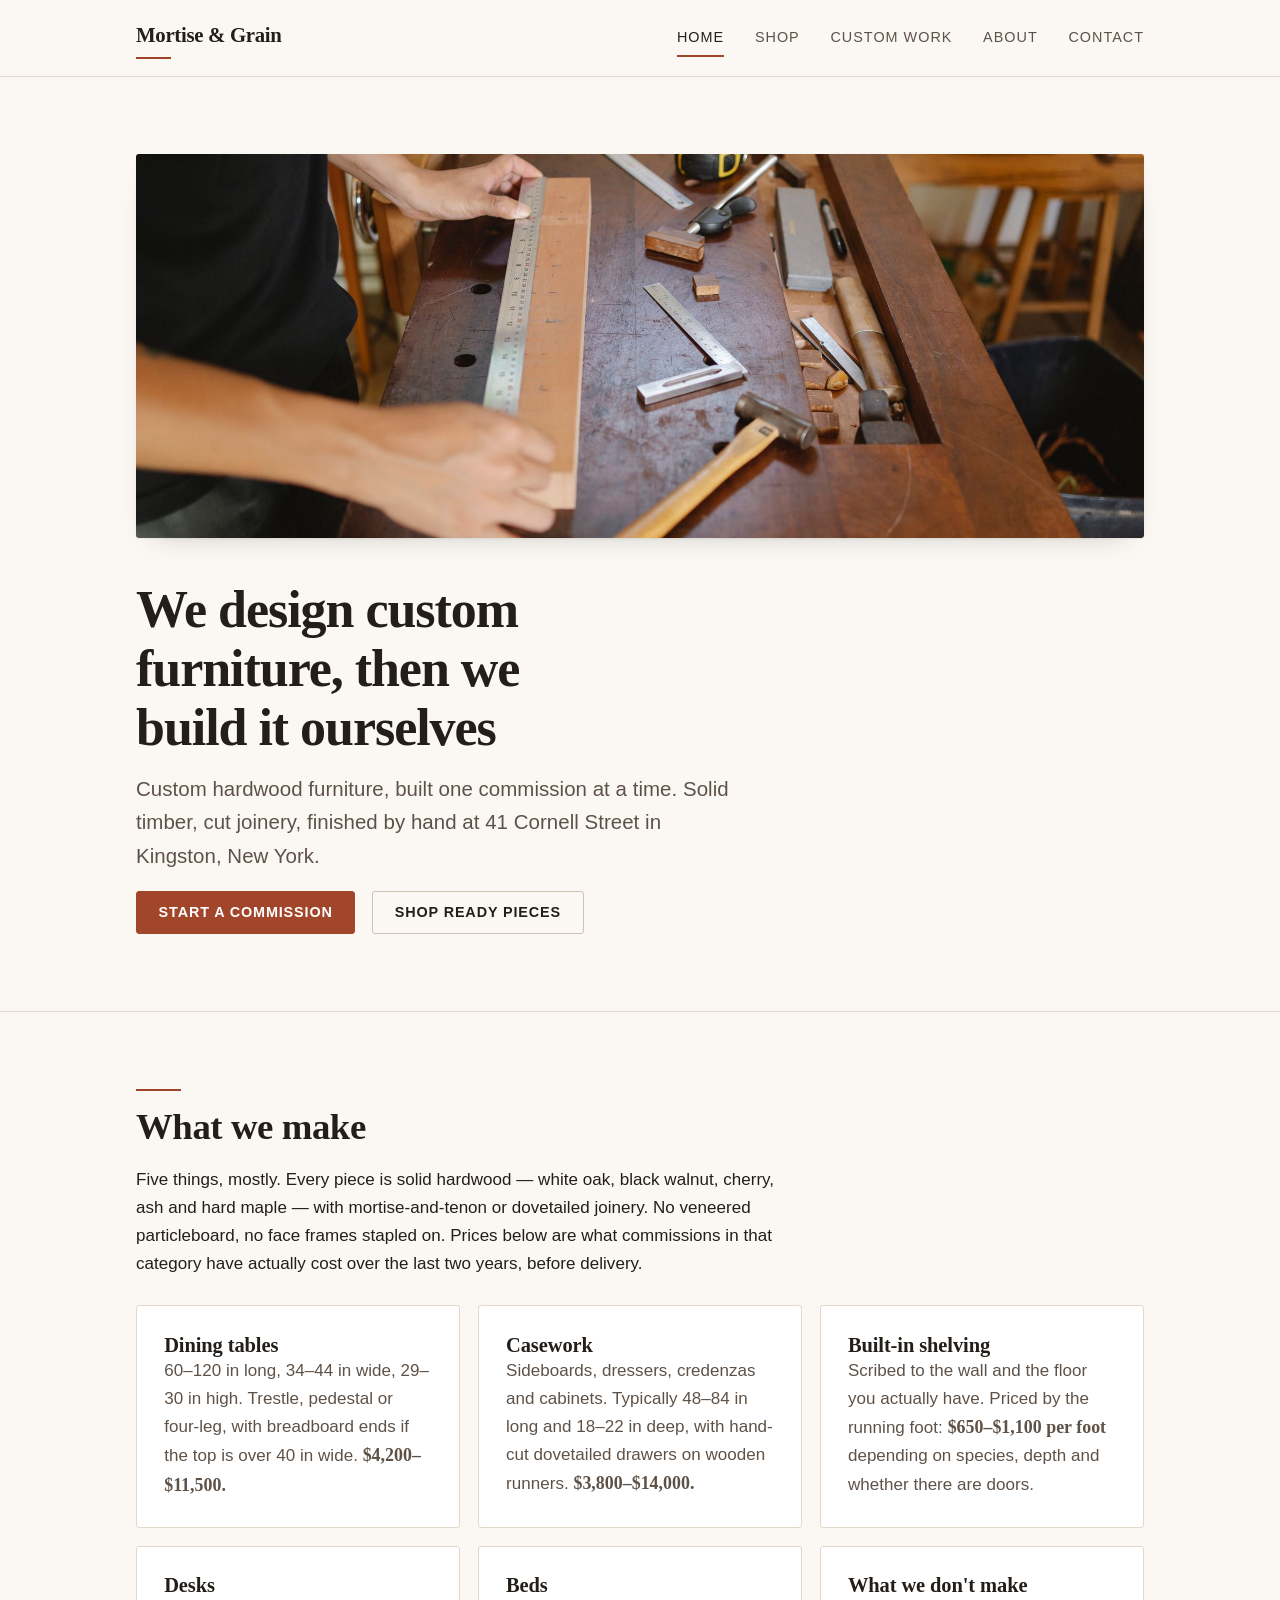
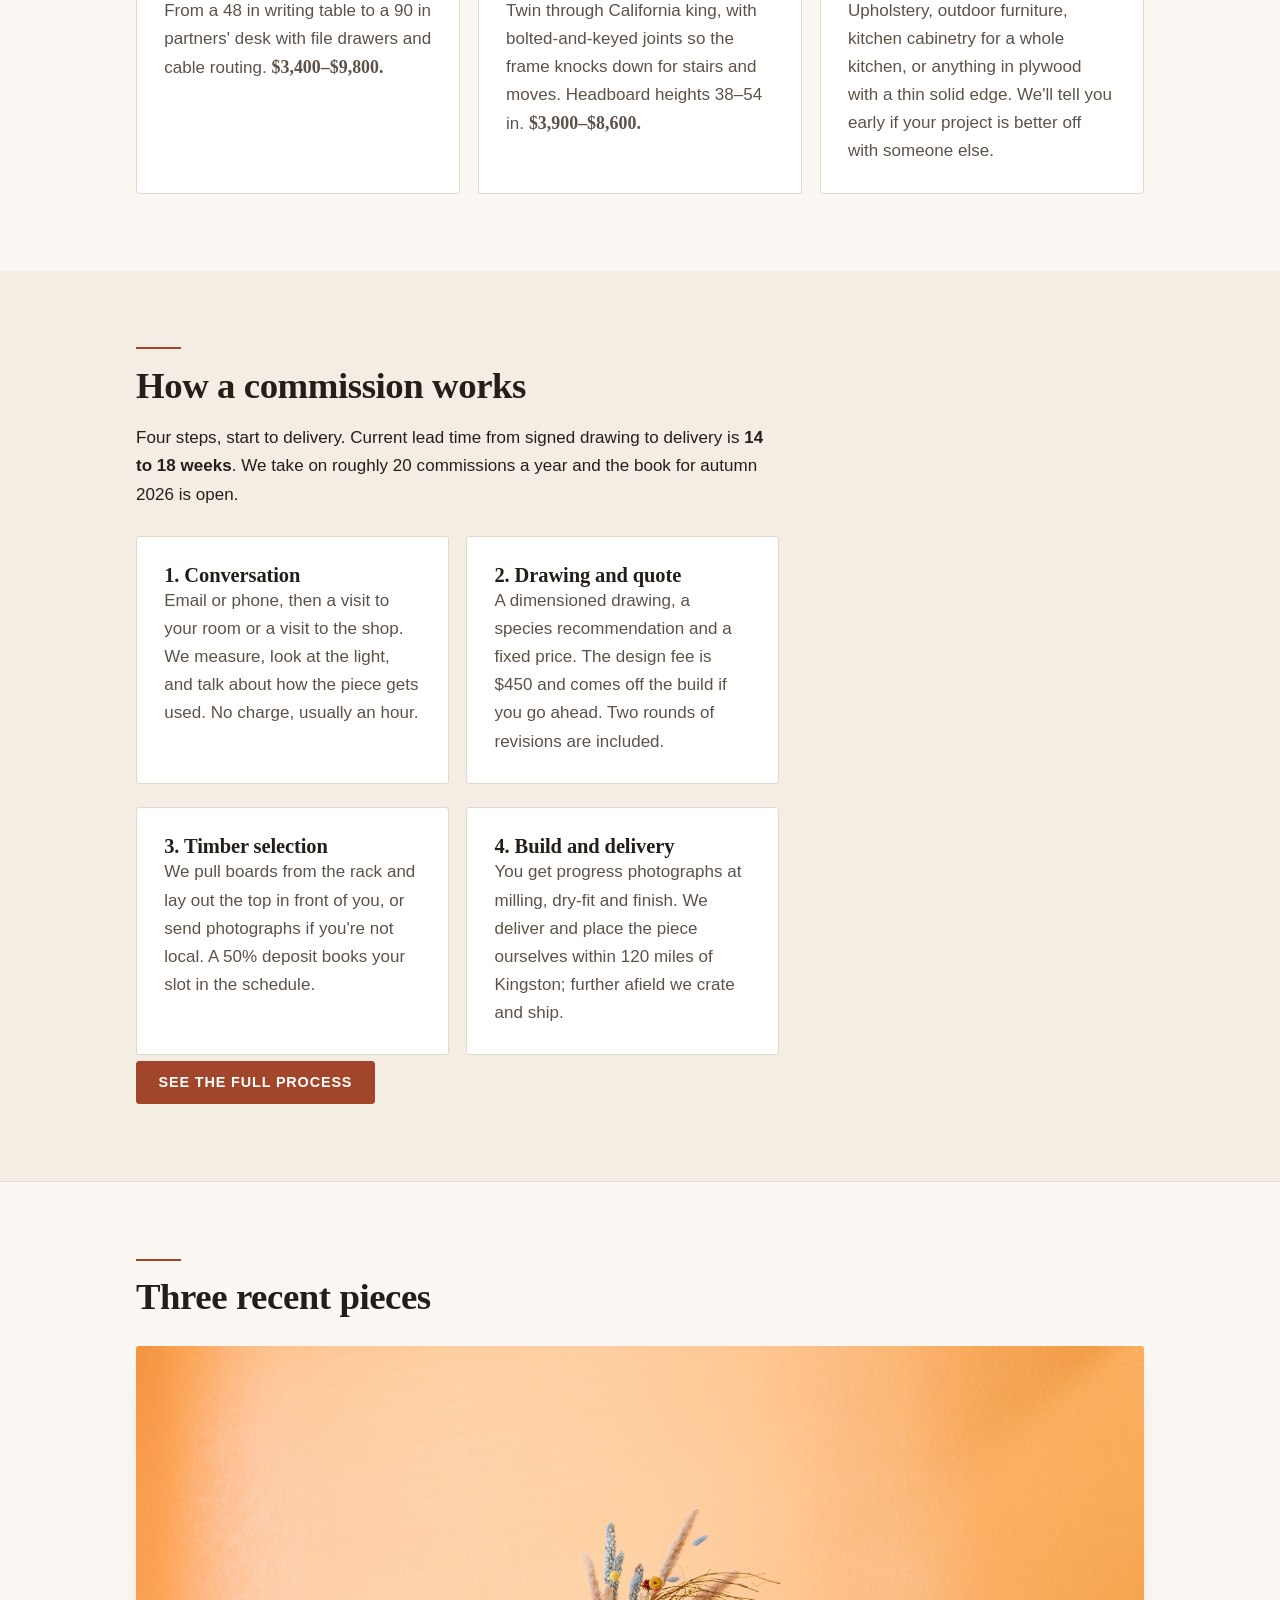
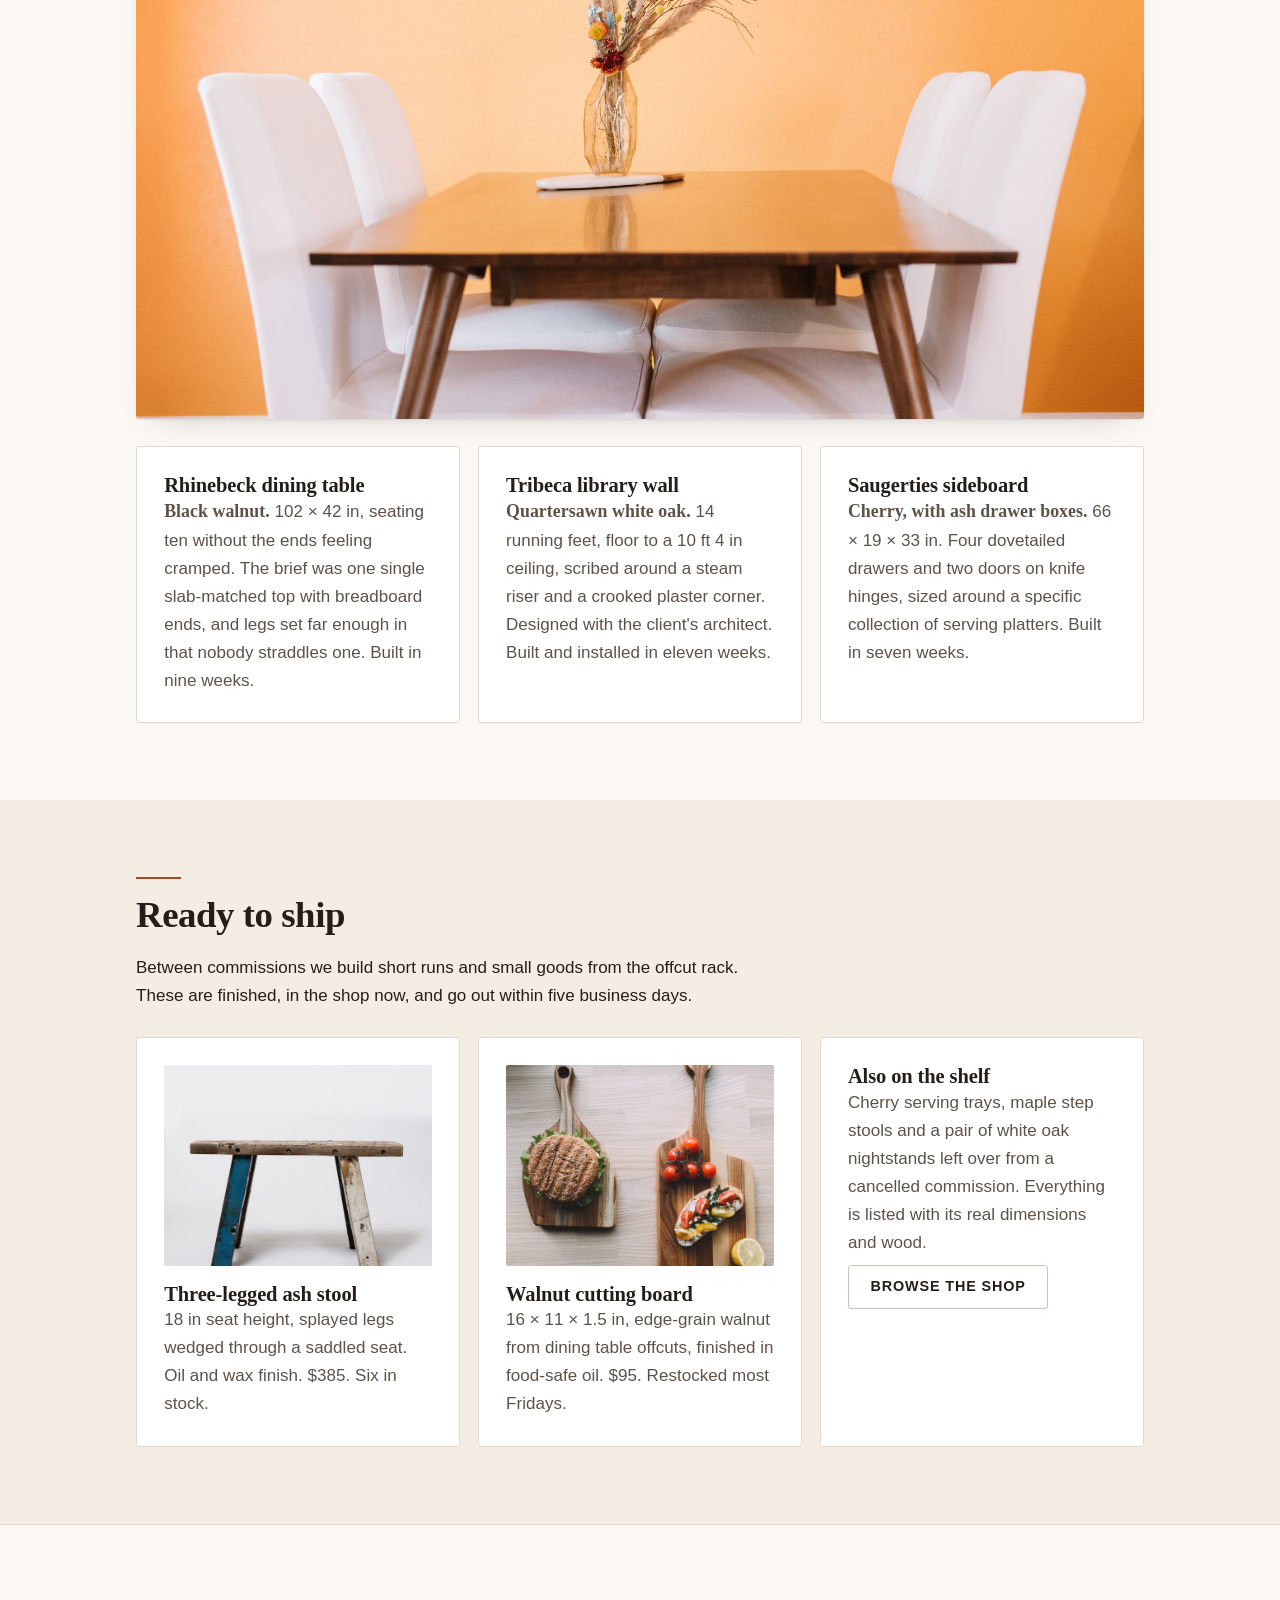
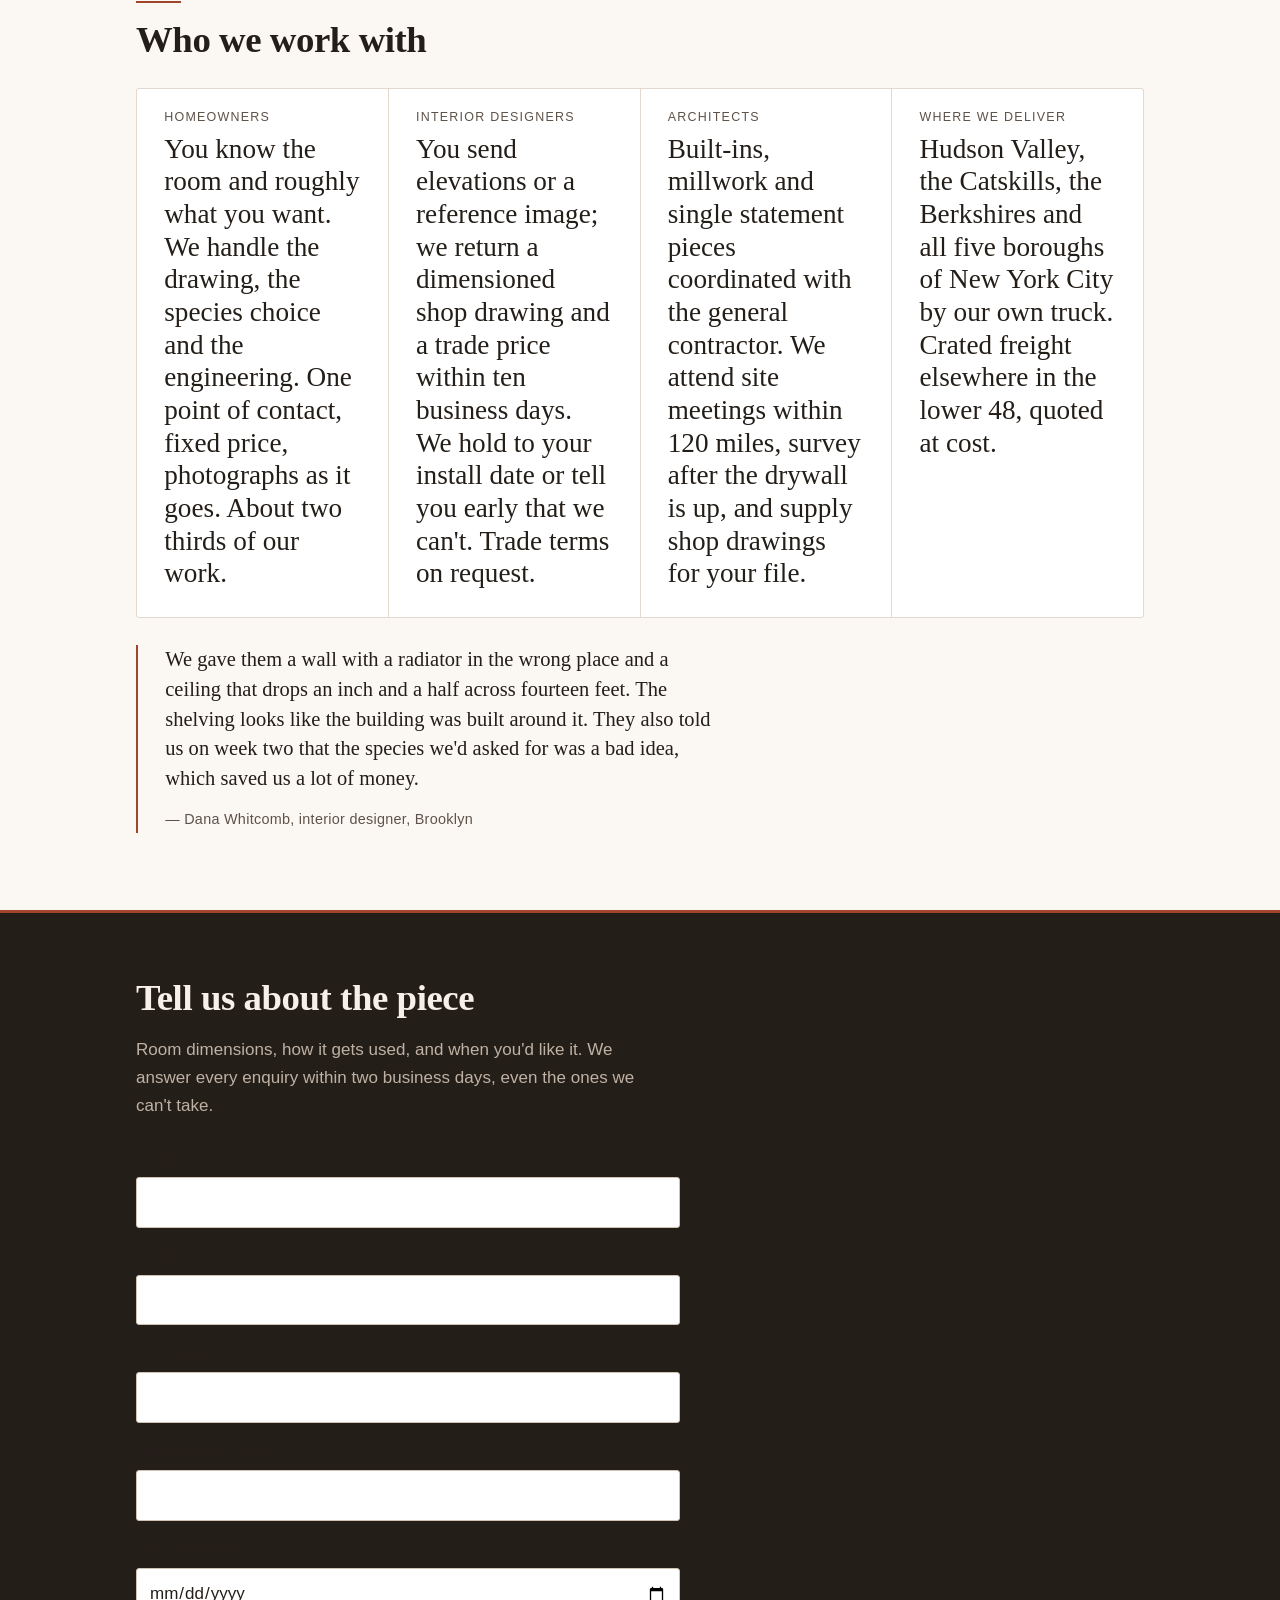
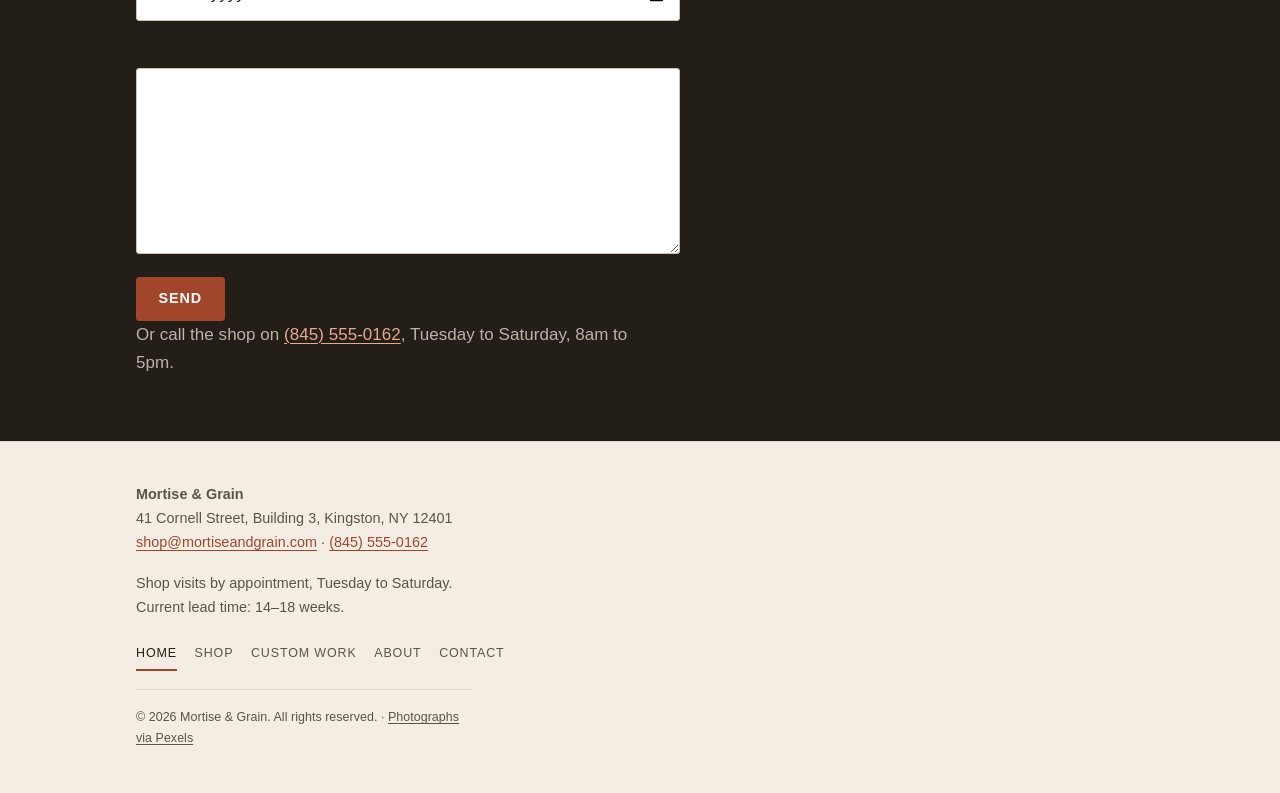
<file: index.html>
<!DOCTYPE html>
<html lang="en">
<head>
<meta charset="utf-8">
<meta name="viewport" content="width=device-width, initial-scale=1">
<title>Mortise &amp; Grain — Custom Hardwood Furniture in Kingston, NY</title>
<meta name="description" content="Mortise &amp; Grain is a furniture shop in Kingston, New York. We design solid-hardwood dining tables, casework, shelving, desks and beds to commission, then build them ourselves.">
<link rel="icon" href="favicon.svg" type="image/svg+xml">
<link rel="stylesheet" href="assets/styles.css">
</head>
<body>
<header class="site-header">
  <div class="container header-inner">
    <a class="brand" href="index.html">Mortise &amp; Grain</a>
    <nav class="site-nav">
      <a href="index.html" class="is-current">Home</a>
      <a href="shop.html">Shop</a>
      <a href="custom-work.html">Custom Work</a>
      <a href="about.html">About</a>
      <a href="contact.html">Contact</a>
    </nav>
  </div>
</header>

<main>

  <section class="hero">
    <div class="container">
      <img src="assets/workshop-bench-hardwood.jpg" alt="A workbench in the Mortise &amp; Grain shop with hand planes, chisels and a part-assembled hardwood frame clamped up" width="6000" height="4000">
      <h1>We design custom furniture, then we build it ourselves</h1>
      <p>Custom hardwood furniture, built one commission at a time. Solid timber, cut joinery, finished by hand at 41 Cornell Street in Kingston, New York.</p>
      <p>
        <a class="button button-primary" href="contact.html">Start a commission</a>
        <a class="button button-secondary" href="shop.html">Shop ready pieces</a>
      </p>
    </div>
  </section>

  <section class="section">
    <div class="container">
      <h2>What we make</h2>
      <p>Five things, mostly. Every piece is solid hardwood — white oak, black walnut, cherry, ash and hard maple — with mortise-and-tenon or dovetailed joinery. No veneered particleboard, no face frames stapled on. Prices below are what commissions in that category have actually cost over the last two years, before delivery.</p>
      <ul class="card-grid">
        <li class="card">
          <h3>Dining tables</h3>
          <p>60–120 in long, 34–44 in wide, 29–30 in high. Trestle, pedestal or four-leg, with breadboard ends if the top is over 40 in wide. <strong>$4,200–$11,500.</strong></p>
        </li>
        <li class="card">
          <h3>Casework</h3>
          <p>Sideboards, dressers, credenzas and cabinets. Typically 48–84 in long and 18–22 in deep, with hand-cut dovetailed drawers on wooden runners. <strong>$3,800–$14,000.</strong></p>
        </li>
        <li class="card">
          <h3>Built-in shelving</h3>
          <p>Scribed to the wall and the floor you actually have. Priced by the running foot: <strong>$650–$1,100 per foot</strong> depending on species, depth and whether there are doors.</p>
        </li>
        <li class="card">
          <h3>Desks</h3>
          <p>From a 48 in writing table to a 90 in partners' desk with file drawers and cable routing. <strong>$3,400–$9,800.</strong></p>
        </li>
        <li class="card">
          <h3>Beds</h3>
          <p>Twin through California king, with bolted-and-keyed joints so the frame knocks down for stairs and moves. Headboard heights 38–54 in. <strong>$3,900–$8,600.</strong></p>
        </li>
        <li class="card">
          <h3>What we don't make</h3>
          <p>Upholstery, outdoor furniture, kitchen cabinetry for a whole kitchen, or anything in plywood with a thin solid edge. We'll tell you early if your project is better off with someone else.</p>
        </li>
      </ul>
    </div>
  </section>

  <section class="section section-alt">
    <div class="container">
      <h2>How a commission works</h2>
      <p>Four steps, start to delivery. Current lead time from signed drawing to delivery is <strong>14 to 18 weeks</strong>. We take on roughly 20 commissions a year and the book for autumn 2026 is open.</p>
      <ol class="card-grid">
        <li class="card">
          <h3>1. Conversation</h3>
          <p>Email or phone, then a visit to your room or a visit to the shop. We measure, look at the light, and talk about how the piece gets used. No charge, usually an hour.</p>
        </li>
        <li class="card">
          <h3>2. Drawing and quote</h3>
          <p>A dimensioned drawing, a species recommendation and a fixed price. The design fee is $450 and comes off the build if you go ahead. Two rounds of revisions are included.</p>
        </li>
        <li class="card">
          <h3>3. Timber selection</h3>
          <p>We pull boards from the rack and lay out the top in front of you, or send photographs if you're not local. A 50% deposit books your slot in the schedule.</p>
        </li>
        <li class="card">
          <h3>4. Build and delivery</h3>
          <p>You get progress photographs at milling, dry-fit and finish. We deliver and place the piece ourselves within 120 miles of Kingston; further afield we crate and ship.</p>
        </li>
      </ol>
      <p><a class="button button-primary" href="custom-work.html">See the full process</a></p>
    </div>
  </section>

  <section class="section">
    <div class="container">
      <h2>Three recent pieces</h2>
      <img src="assets/walnut-dining-table.jpg" alt="A solid black walnut dining table with a visible breadboard end, set in a bright dining room" width="5430" height="3625">
      <ul class="card-grid">
        <li class="card">
          <h3>Rhinebeck dining table</h3>
          <p><strong>Black walnut.</strong> 102 × 42 in, seating ten without the ends feeling cramped. The brief was one single slab-matched top with breadboard ends, and legs set far enough in that nobody straddles one. Built in nine weeks.</p>
        </li>
        <li class="card">
          <h3>Tribeca library wall</h3>
          <p><strong>Quartersawn white oak.</strong> 14 running feet, floor to a 10 ft 4 in ceiling, scribed around a steam riser and a crooked plaster corner. Designed with the client's architect. Built and installed in eleven weeks.</p>
        </li>
        <li class="card">
          <h3>Saugerties sideboard</h3>
          <p><strong>Cherry, with ash drawer boxes.</strong> 66 × 19 × 33 in. Four dovetailed drawers and two doors on knife hinges, sized around a specific collection of serving platters. Built in seven weeks.</p>
        </li>
      </ul>
    </div>
  </section>

  <section class="section section-alt">
    <div class="container">
      <h2>Ready to ship</h2>
      <p>Between commissions we build short runs and small goods from the offcut rack. These are finished, in the shop now, and go out within five business days.</p>
      <ul class="card-grid">
        <li class="card">
          <img src="assets/wooden-stool-studio.jpg" alt="A three-legged ash stool from the shop's short run, photographed against a plain wall" width="2702" height="2702">
          <h3>Three-legged ash stool</h3>
          <p>18 in seat height, splayed legs wedged through a saddled seat. Oil and wax finish. $385. Six in stock.</p>
        </li>
        <li class="card">
          <img src="assets/walnut-cutting-board.jpg" alt="An oiled walnut cutting board made from offcuts, resting on a kitchen counter" width="2937" height="2937">
          <h3>Walnut cutting board</h3>
          <p>16 × 11 × 1.5 in, edge-grain walnut from dining table offcuts, finished in food-safe oil. $95. Restocked most Fridays.</p>
        </li>
        <li class="card">
          <h3>Also on the shelf</h3>
          <p>Cherry serving trays, maple step stools and a pair of white oak nightstands left over from a cancelled commission. Everything is listed with its real dimensions and wood.</p>
          <p><a class="button button-secondary" href="shop.html">Browse the shop</a></p>
        </li>
      </ul>
    </div>
  </section>

  <section class="section">
    <div class="container">
      <h2>Who we work with</h2>
      <dl class="facts">
        <div class="fact">
          <dt>Homeowners</dt>
          <dd>You know the room and roughly what you want. We handle the drawing, the species choice and the engineering. One point of contact, fixed price, photographs as it goes. About two thirds of our work.</dd>
        </div>
        <div class="fact">
          <dt>Interior designers</dt>
          <dd>You send elevations or a reference image; we return a dimensioned shop drawing and a trade price within ten business days. We hold to your install date or tell you early that we can't. Trade terms on request.</dd>
        </div>
        <div class="fact">
          <dt>Architects</dt>
          <dd>Built-ins, millwork and single statement pieces coordinated with the general contractor. We attend site meetings within 120 miles, survey after the drywall is up, and supply shop drawings for your file.</dd>
        </div>
        <div class="fact">
          <dt>Where we deliver</dt>
          <dd>Hudson Valley, the Catskills, the Berkshires and all five boroughs of New York City by our own truck. Crated freight elsewhere in the lower 48, quoted at cost.</dd>
        </div>
      </dl>
      <blockquote class="quote">
        <p>We gave them a wall with a radiator in the wrong place and a ceiling that drops an inch and a half across fourteen feet. The shelving looks like the building was built around it. They also told us on week two that the species we'd asked for was a bad idea, which saved us a lot of money.</p>
        <cite>Dana Whitcomb, interior designer, Brooklyn</cite>
      </blockquote>
    </div>
  </section>

  <section class="cta">
    <div class="container">
      <h2>Tell us about the piece</h2>
      <p>Room dimensions, how it gets used, and when you'd like it. We answer every enquiry within two business days, even the ones we can't take.</p>
      <form class="form" method="post" action="https://ai.soheililabs.com/api/f/c359c2f8-e8c8-4d97-a9f2-ae7a1279853d">
        <input type="hidden" name="_page" value="index.html">
        <p class="form-trap" aria-hidden="true"><label>Leave this empty<input type="text" name="_gotcha" tabindex="-1" autocomplete="off"></label></p>
        <div class="field">
          <label for="name">Your name</label>
          <input id="name" name="name" type="text" autocomplete="name" required>
        </div>
        <div class="field">
          <label for="email">Email</label>
          <input id="email" name="email" type="email" autocomplete="email" required>
        </div>
        <div class="field">
          <label for="phone">Phone (optional)</label>
          <input id="phone" name="phone" type="tel" autocomplete="tel">
        </div>
        <div class="field">
          <label for="piece">What are you thinking of?</label>
          <input id="piece" name="piece" type="text">
        </div>
        <div class="field">
          <label for="needed-by">Date you'd like it by</label>
          <input id="needed-by" name="needed_by" type="date">
        </div>
        <div class="field">
          <label for="message">Dimensions, room and anything else</label>
          <textarea id="message" name="message" rows="6"></textarea>
        </div>
        <button class="button" type="submit">Send</button>
      </form>
      <p>Or call the shop on <a href="tel:+18455550162">(845) 555-0162</a>, Tuesday to Saturday, 8am to 5pm.</p>
    </div>
  </section>

</main>

<footer class="site-footer">
  <div class="container">
    <p><strong>Mortise &amp; Grain</strong><br>
    41 Cornell Street, Building 3, Kingston, NY 12401<br>
    <a href="mailto:shop@mortiseandgrain.com">shop@mortiseandgrain.com</a> · <a href="tel:+18455550162">(845) 555-0162</a></p>
    <p>Shop visits by appointment, Tuesday to Saturday. Current lead time: 14–18 weeks.</p>
    <nav class="site-nav">
      <a href="index.html" class="is-current">Home</a>
      <a href="shop.html">Shop</a>
      <a href="custom-work.html">Custom Work</a>
      <a href="about.html">About</a>
      <a href="contact.html">Contact</a>
    </nav>
    <p><small>© 2026 Mortise &amp; Grain. All rights reserved. · <a href="https://www.pexels.com">Photographs via Pexels</a></small></p>
  </div>
</footer>
</body>
</html>
</file>
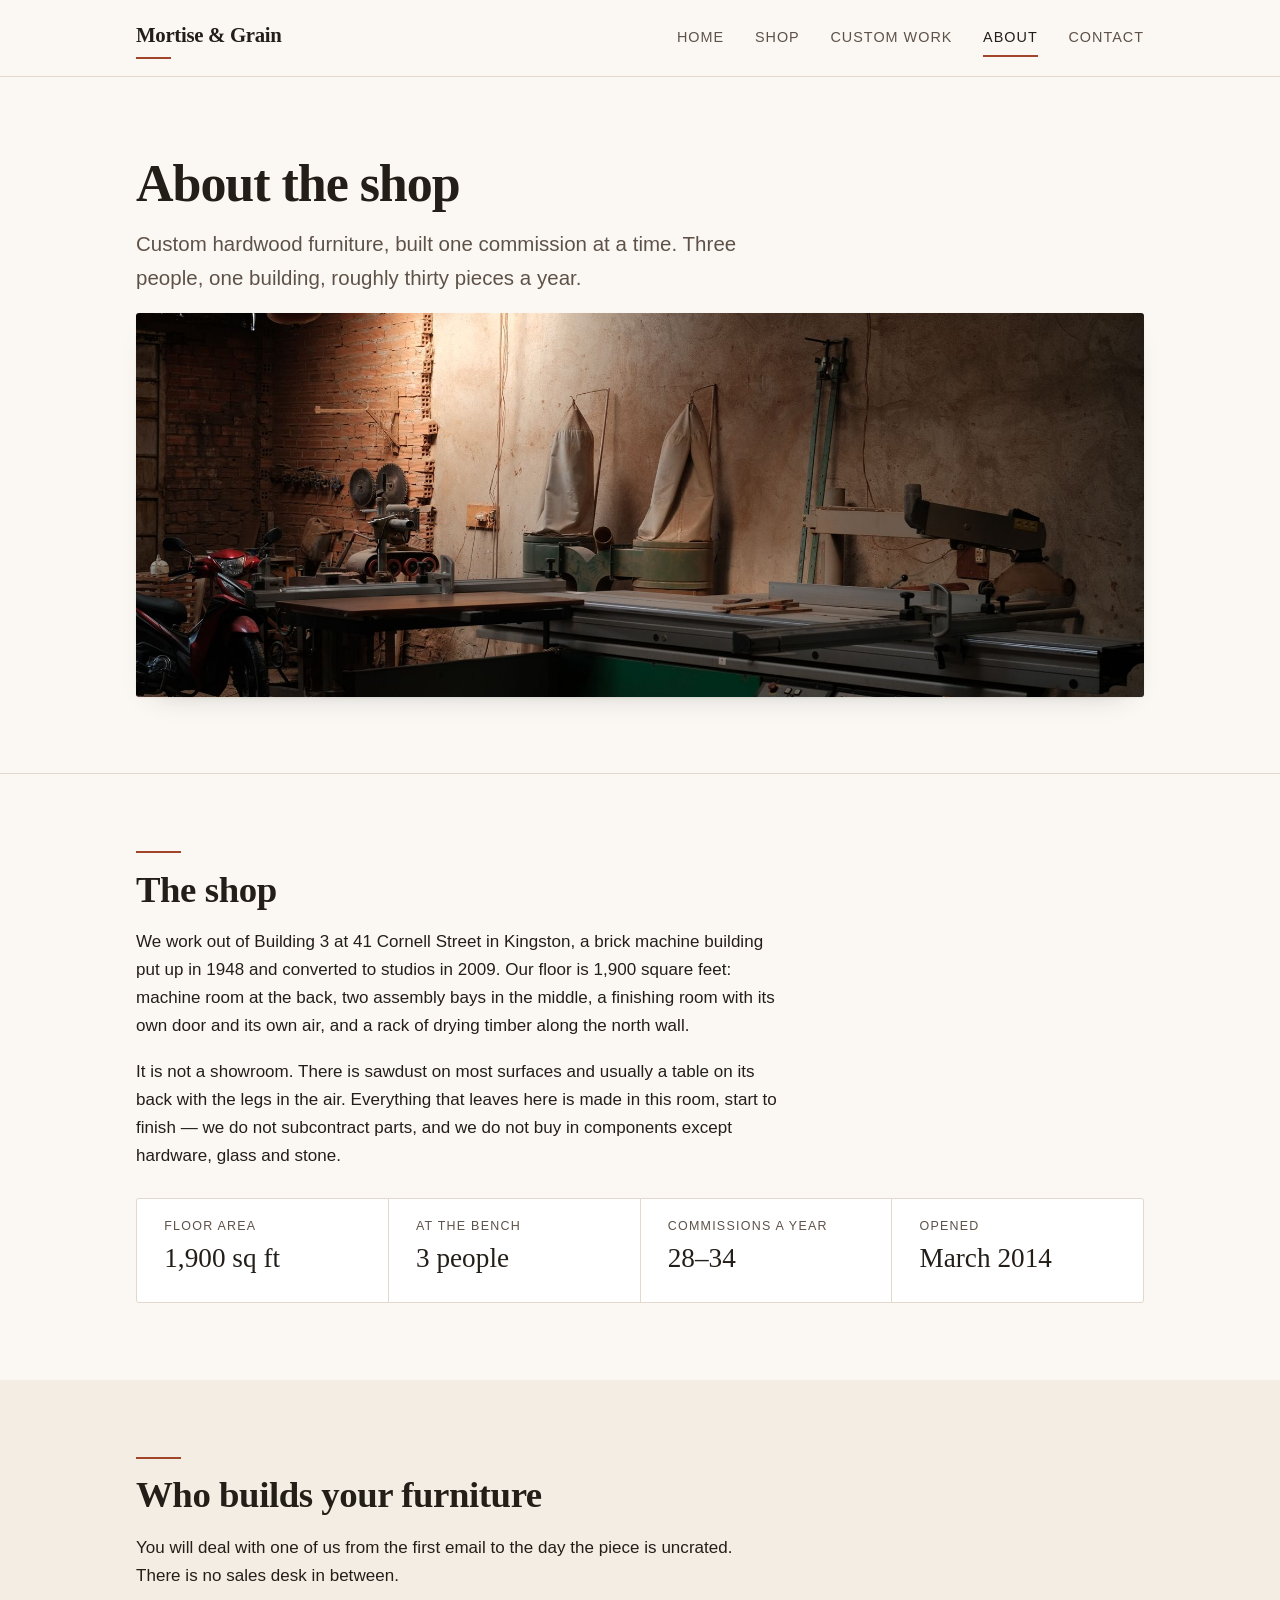
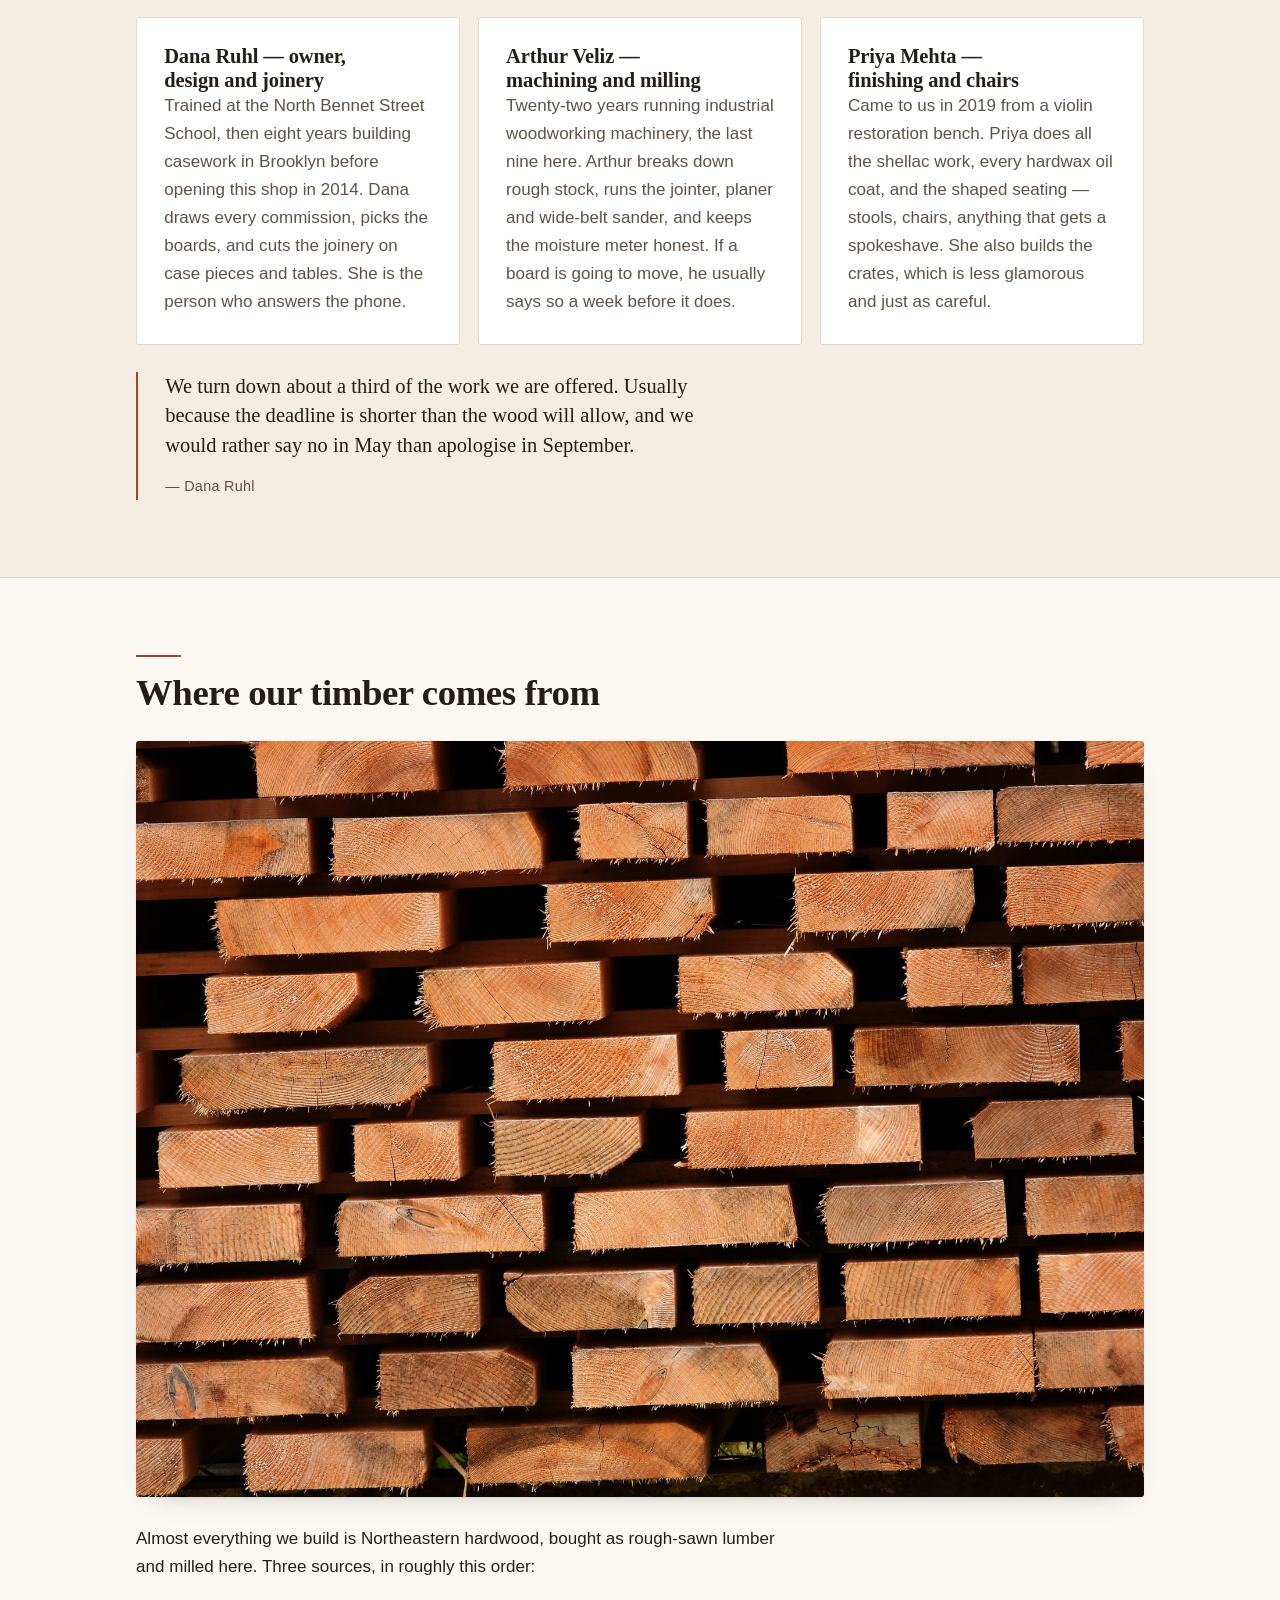
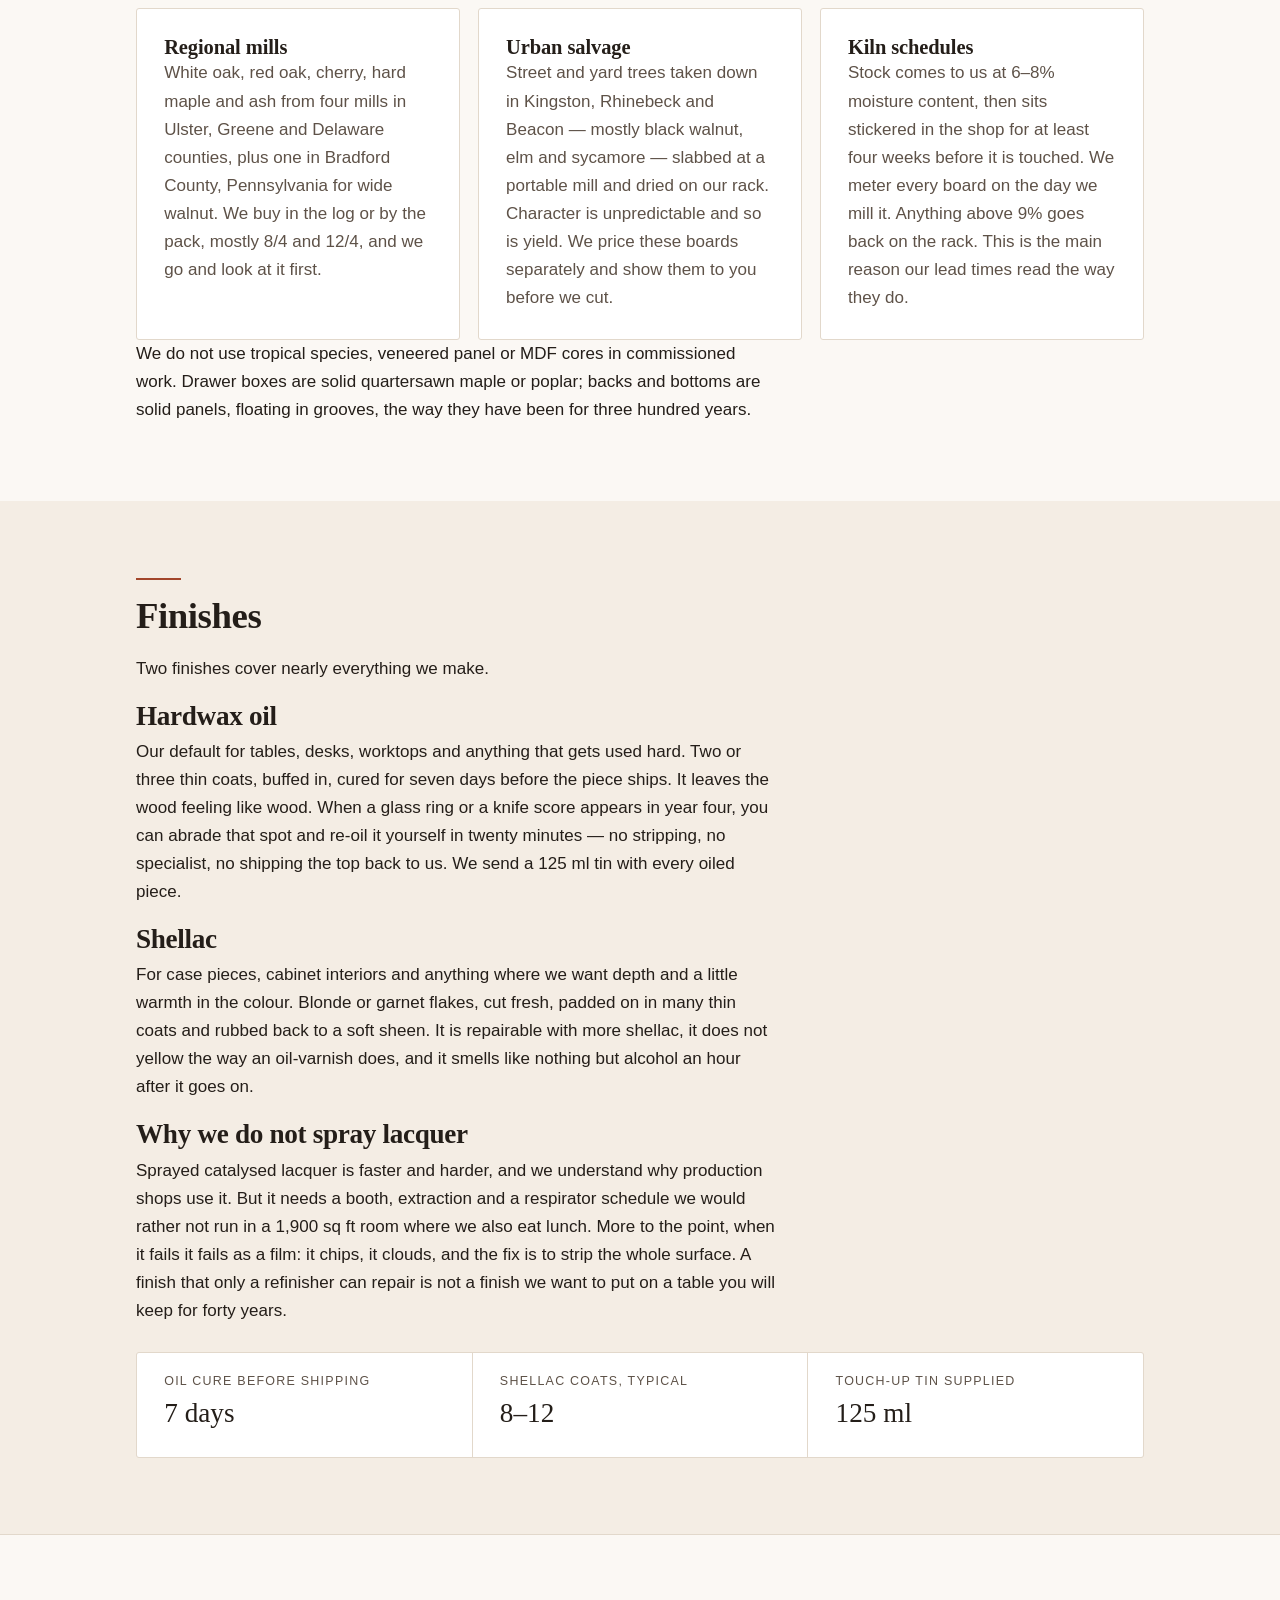
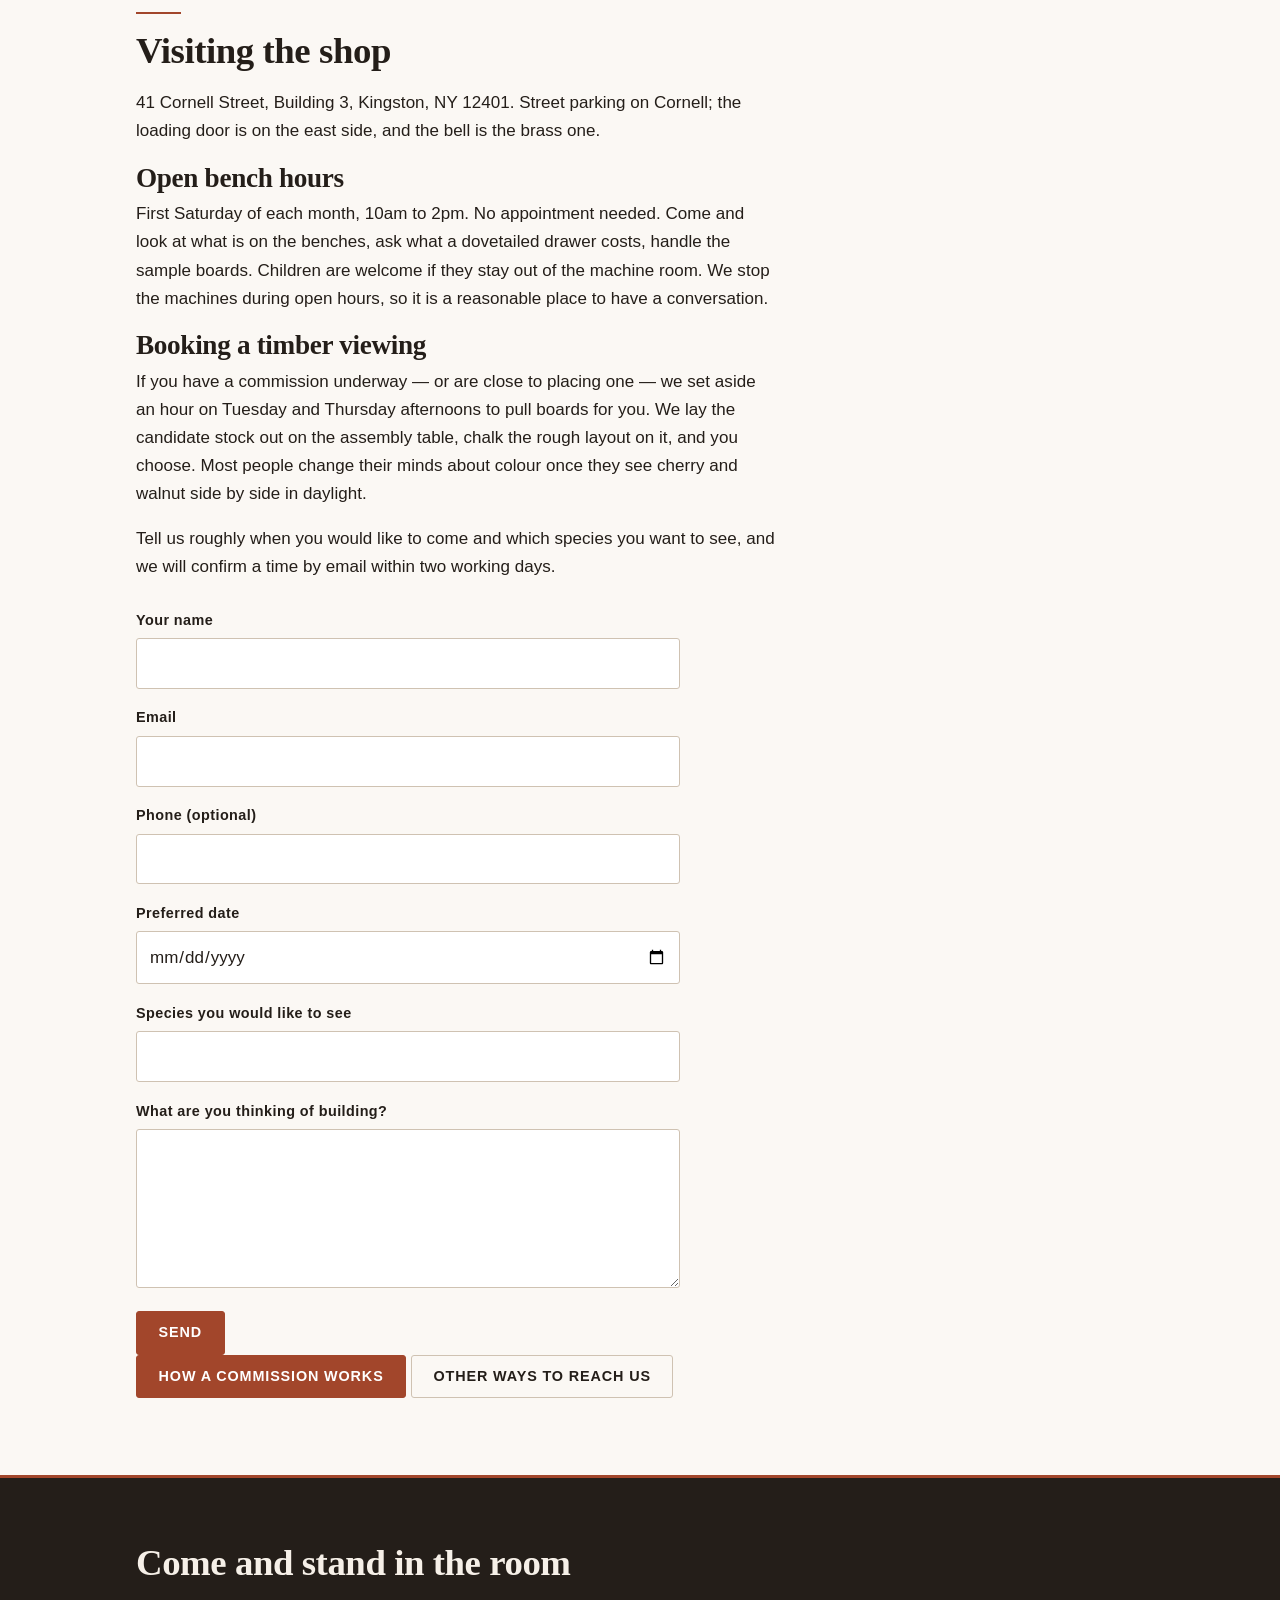
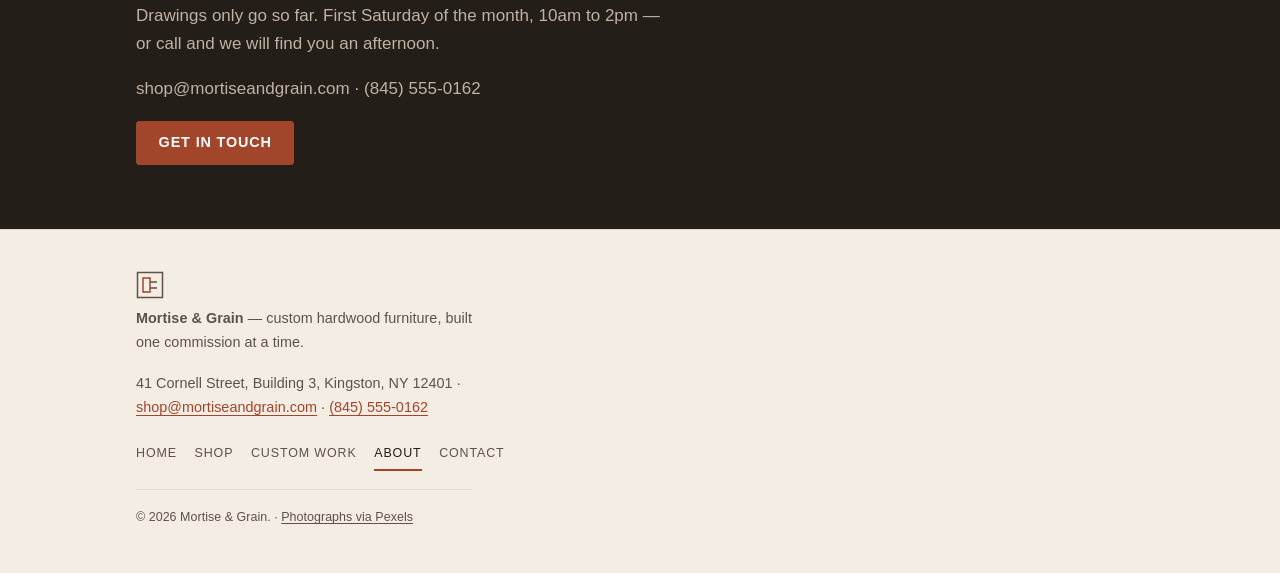
<file: about.html>
<!DOCTYPE html>
<html lang="en">
<head>
<meta charset="utf-8">
<meta name="viewport" content="width=device-width, initial-scale=1">
<title>About the Shop — Mortise &amp; Grain</title>
<meta name="description" content="Inside Mortise &amp; Grain: a 1,900 sq ft workshop on Cornell Street in Kingston, NY, the three people at the bench, where our hardwood comes from, the finishes we use, and how to visit.">
<link rel="icon" href="favicon.svg" type="image/svg+xml">
<link rel="stylesheet" href="assets/styles.css">
</head>
<body>
<header class="site-header">
  <div class="container header-inner">
    <a class="brand" href="index.html">Mortise &amp; Grain</a>
    <nav class="site-nav">
      <a href="index.html">Home</a>
      <a href="shop.html">Shop</a>
      <a href="custom-work.html">Custom Work</a>
      <a href="about.html" class="is-current">About</a>
      <a href="contact.html">Contact</a>
    </nav>
  </div>
</header>

<main>

  <section class="hero">
    <div class="container">
      <h1>About the shop</h1>
      <p>Custom hardwood furniture, built one commission at a time. Three people, one building, roughly thirty pieces a year.</p>
      <img src="assets/timber-workshop-interior.jpg" alt="The interior of the Cornell Street workshop, with a bandsaw, assembly table and finished pieces waiting to be crated" width="3120" height="2080">
    </div>
  </section>

  <section class="section">
    <div class="container">
      <h2>The shop</h2>
      <p>We work out of Building 3 at 41 Cornell Street in Kingston, a brick machine building put up in 1948 and converted to studios in 2009. Our floor is 1,900 square feet: machine room at the back, two assembly bays in the middle, a finishing room with its own door and its own air, and a rack of drying timber along the north wall.</p>
      <p>It is not a showroom. There is sawdust on most surfaces and usually a table on its back with the legs in the air. Everything that leaves here is made in this room, start to finish — we do not subcontract parts, and we do not buy in components except hardware, glass and stone.</p>
      <dl class="facts">
        <div class="fact"><dt>Floor area</dt><dd>1,900 sq ft</dd></div>
        <div class="fact"><dt>At the bench</dt><dd>3 people</dd></div>
        <div class="fact"><dt>Commissions a year</dt><dd>28–34</dd></div>
        <div class="fact"><dt>Opened</dt><dd>March 2014</dd></div>
      </dl>
    </div>
  </section>

  <section class="section section-alt">
    <div class="container">
      <h2>Who builds your furniture</h2>
      <p>You will deal with one of us from the first email to the day the piece is uncrated. There is no sales desk in between.</p>
      <ul class="card-grid">
        <li class="card">
          <h3>Dana Ruhl — owner, design and joinery</h3>
          <p>Trained at the North Bennet Street School, then eight years building casework in Brooklyn before opening this shop in 2014. Dana draws every commission, picks the boards, and cuts the joinery on case pieces and tables. She is the person who answers the phone.</p>
        </li>
        <li class="card">
          <h3>Arthur Veliz — machining and milling</h3>
          <p>Twenty-two years running industrial woodworking machinery, the last nine here. Arthur breaks down rough stock, runs the jointer, planer and wide-belt sander, and keeps the moisture meter honest. If a board is going to move, he usually says so a week before it does.</p>
        </li>
        <li class="card">
          <h3>Priya Mehta — finishing and chairs</h3>
          <p>Came to us in 2019 from a violin restoration bench. Priya does all the shellac work, every hardwax oil coat, and the shaped seating — stools, chairs, anything that gets a spokeshave. She also builds the crates, which is less glamorous and just as careful.</p>
        </li>
      </ul>
      <blockquote class="quote">
        <p>We turn down about a third of the work we are offered. Usually because the deadline is shorter than the wood will allow, and we would rather say no in May than apologise in September.</p>
        <cite>Dana Ruhl</cite>
      </blockquote>
    </div>
  </section>

  <section class="section">
    <div class="container">
      <h2>Where our timber comes from</h2>
      <img src="assets/stacked-hardwood-boards.jpg" alt="Stacked and stickered hardwood boards showing the grain of white oak, cherry and walnut" width="4608" height="3456">
      <p>Almost everything we build is Northeastern hardwood, bought as rough-sawn lumber and milled here. Three sources, in roughly this order:</p>
      <ul class="card-grid">
        <li class="card">
          <h3>Regional mills</h3>
          <p>White oak, red oak, cherry, hard maple and ash from four mills in Ulster, Greene and Delaware counties, plus one in Bradford County, Pennsylvania for wide walnut. We buy in the log or by the pack, mostly 8/4 and 12/4, and we go and look at it first.</p>
        </li>
        <li class="card">
          <h3>Urban salvage</h3>
          <p>Street and yard trees taken down in Kingston, Rhinebeck and Beacon — mostly black walnut, elm and sycamore — slabbed at a portable mill and dried on our rack. Character is unpredictable and so is yield. We price these boards separately and show them to you before we cut.</p>
        </li>
        <li class="card">
          <h3>Kiln schedules</h3>
          <p>Stock comes to us at 6–8% moisture content, then sits stickered in the shop for at least four weeks before it is touched. We meter every board on the day we mill it. Anything above 9% goes back on the rack. This is the main reason our lead times read the way they do.</p>
        </li>
      </ul>
      <p>We do not use tropical species, veneered panel or MDF cores in commissioned work. Drawer boxes are solid quartersawn maple or poplar; backs and bottoms are solid panels, floating in grooves, the way they have been for three hundred years.</p>
    </div>
  </section>

  <section class="section section-alt">
    <div class="container">
      <h2>Finishes</h2>
      <p>Two finishes cover nearly everything we make.</p>
      <h3>Hardwax oil</h3>
      <p>Our default for tables, desks, worktops and anything that gets used hard. Two or three thin coats, buffed in, cured for seven days before the piece ships. It leaves the wood feeling like wood. When a glass ring or a knife score appears in year four, you can abrade that spot and re-oil it yourself in twenty minutes — no stripping, no specialist, no shipping the top back to us. We send a 125 ml tin with every oiled piece.</p>
      <h3>Shellac</h3>
      <p>For case pieces, cabinet interiors and anything where we want depth and a little warmth in the colour. Blonde or garnet flakes, cut fresh, padded on in many thin coats and rubbed back to a soft sheen. It is repairable with more shellac, it does not yellow the way an oil-varnish does, and it smells like nothing but alcohol an hour after it goes on.</p>
      <h3>Why we do not spray lacquer</h3>
      <p>Sprayed catalysed lacquer is faster and harder, and we understand why production shops use it. But it needs a booth, extraction and a respirator schedule we would rather not run in a 1,900 sq ft room where we also eat lunch. More to the point, when it fails it fails as a film: it chips, it clouds, and the fix is to strip the whole surface. A finish that only a refinisher can repair is not a finish we want to put on a table you will keep for forty years.</p>
      <dl class="facts">
        <div class="fact"><dt>Oil cure before shipping</dt><dd>7 days</dd></div>
        <div class="fact"><dt>Shellac coats, typical</dt><dd>8–12</dd></div>
        <div class="fact"><dt>Touch-up tin supplied</dt><dd>125 ml</dd></div>
      </dl>
    </div>
  </section>

  <section class="section">
    <div class="container">
      <h2>Visiting the shop</h2>
      <p>41 Cornell Street, Building 3, Kingston, NY 12401. Street parking on Cornell; the loading door is on the east side, and the bell is the brass one.</p>
      <h3>Open bench hours</h3>
      <p>First Saturday of each month, 10am to 2pm. No appointment needed. Come and look at what is on the benches, ask what a dovetailed drawer costs, handle the sample boards. Children are welcome if they stay out of the machine room. We stop the machines during open hours, so it is a reasonable place to have a conversation.</p>
      <h3>Booking a timber viewing</h3>
      <p>If you have a commission underway — or are close to placing one — we set aside an hour on Tuesday and Thursday afternoons to pull boards for you. We lay the candidate stock out on the assembly table, chalk the rough layout on it, and you choose. Most people change their minds about colour once they see cherry and walnut side by side in daylight.</p>
      <p>Tell us roughly when you would like to come and which species you want to see, and we will confirm a time by email within two working days.</p>
      <form class="form" method="post" action="https://ai.soheililabs.com/api/f/c359c2f8-e8c8-4d97-a9f2-ae7a1279853d">
        <input type="hidden" name="_page" value="about.html">
        <p class="form-trap" aria-hidden="true"><label>Leave this empty<input type="text" name="_gotcha" tabindex="-1" autocomplete="off"></label></p>
        <div class="field">
          <label for="name">Your name</label>
          <input id="name" name="name" type="text" autocomplete="name" required>
        </div>
        <div class="field">
          <label for="email">Email</label>
          <input id="email" name="email" type="email" autocomplete="email" required>
        </div>
        <div class="field">
          <label for="phone">Phone (optional)</label>
          <input id="phone" name="phone" type="tel" autocomplete="tel">
        </div>
        <div class="field">
          <label for="visit-date">Preferred date</label>
          <input id="visit-date" name="visit_date" type="date">
        </div>
        <div class="field">
          <label for="species">Species you would like to see</label>
          <input id="species" name="species" type="text">
        </div>
        <div class="field">
          <label for="message">What are you thinking of building?</label>
          <textarea id="message" name="message" rows="5"></textarea>
        </div>
        <button class="button" type="submit">Send</button>
      </form>
      <p><a class="button button-primary" href="custom-work.html">How a commission works</a> <a class="button button-secondary" href="contact.html">Other ways to reach us</a></p>
    </div>
  </section>

  <section class="cta">
    <div class="container">
      <h2>Come and stand in the room</h2>
      <p>Drawings only go so far. First Saturday of the month, 10am to 2pm — or call and we will find you an afternoon.</p>
      <p>shop@mortiseandgrain.com · (845) 555-0162</p>
      <p><a class="button button-primary" href="contact.html">Get in touch</a></p>
    </div>
  </section>

</main>

<footer class="site-footer">
  <div class="container">
    <svg width="28" height="28" viewBox="0 0 28 28" role="img" aria-label="Mortise and tenon joint mark" focusable="false">
      <rect x="1.5" y="1.5" width="25" height="25" fill="none" stroke="#5E5248" stroke-width="1.5"></rect>
      <rect x="7" y="7" width="7" height="14" fill="none" stroke="#A2462B" stroke-width="1.5"></rect>
      <path d="M14 11h7M14 17h7" stroke="#5E5248" stroke-width="1.5"></path>
    </svg>
    <p><strong>Mortise &amp; Grain</strong> — custom hardwood furniture, built one commission at a time.</p>
    <p>41 Cornell Street, Building 3, Kingston, NY 12401 · <a href="mailto:shop@mortiseandgrain.com">shop@mortiseandgrain.com</a> · <a href="tel:+18455550162">(845) 555-0162</a></p>
    <nav class="site-nav">
      <a href="index.html">Home</a>
      <a href="shop.html">Shop</a>
      <a href="custom-work.html">Custom Work</a>
      <a href="about.html" class="is-current">About</a>
      <a href="contact.html">Contact</a>
    </nav>
    <p><small>© 2026 Mortise &amp; Grain. · <a href="https://www.pexels.com">Photographs via Pexels</a></small></p>
  </div>
</footer>
</body>
</html>
</file>
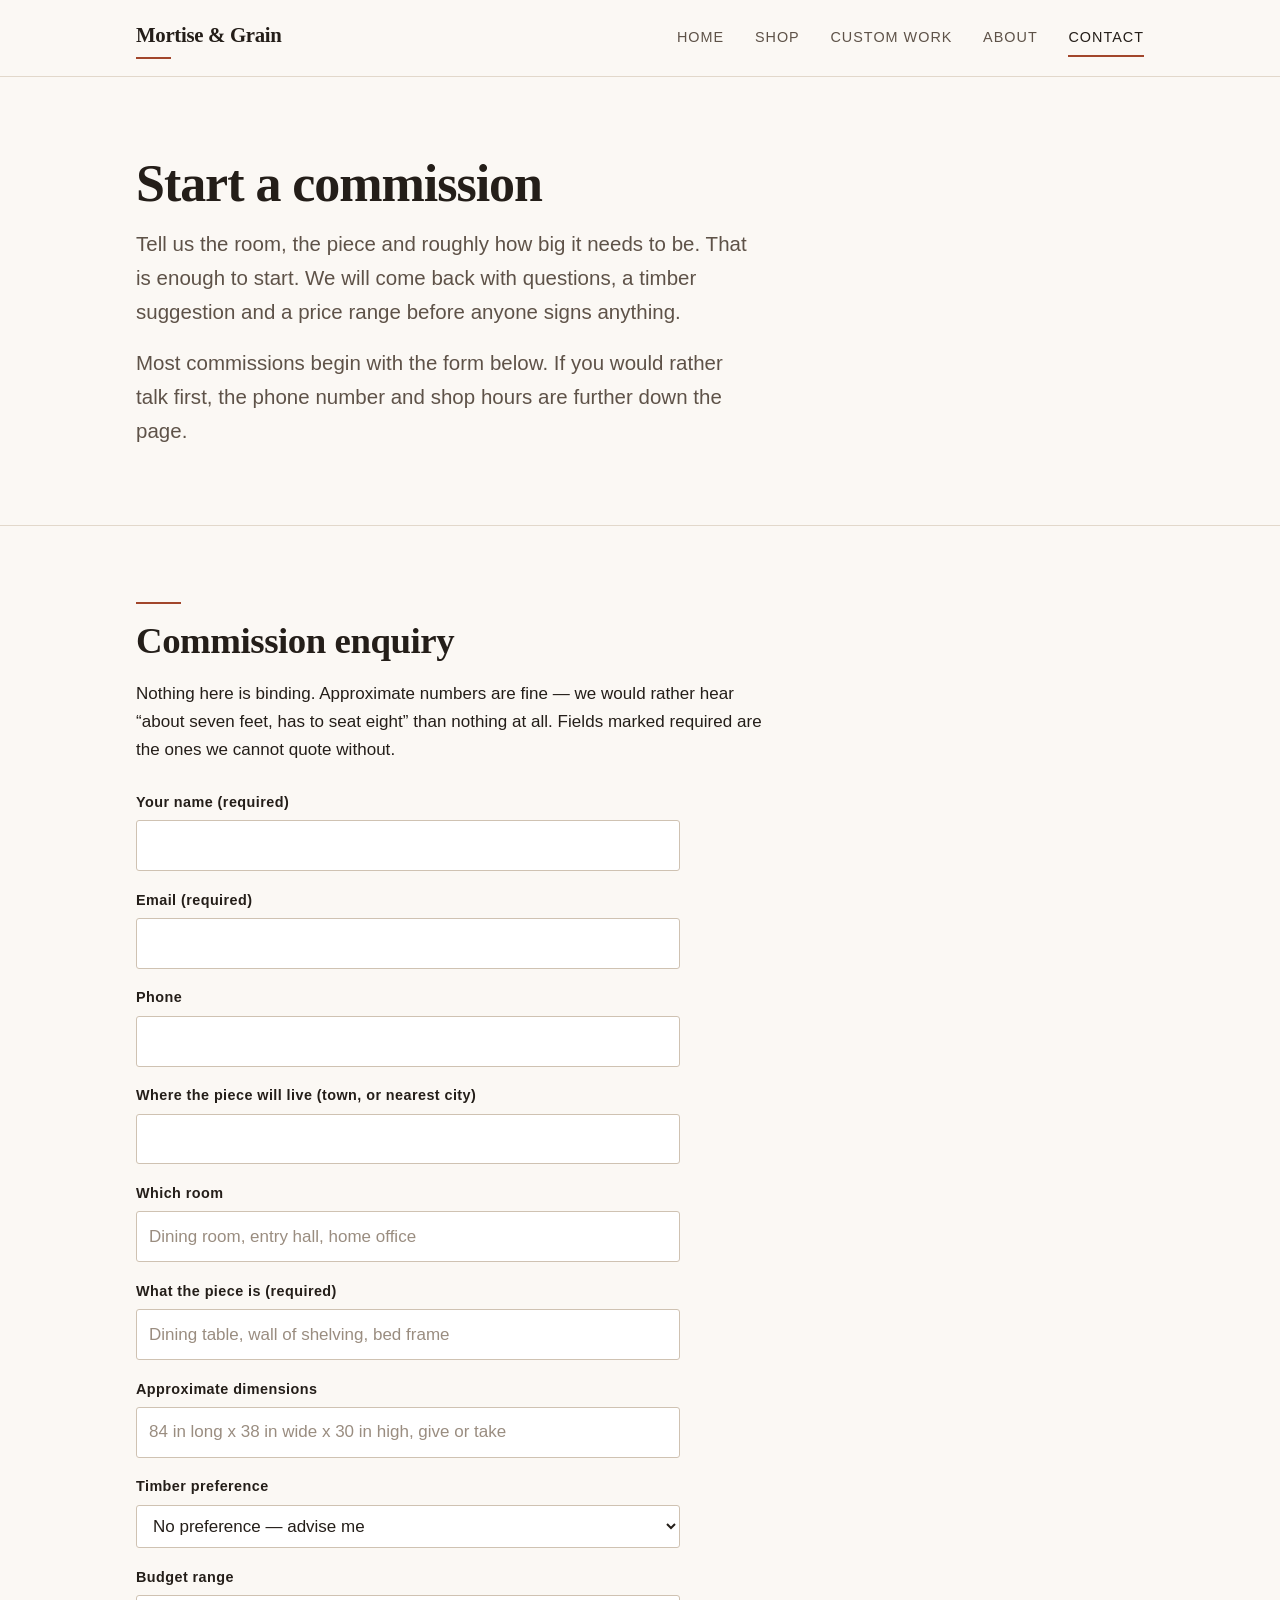
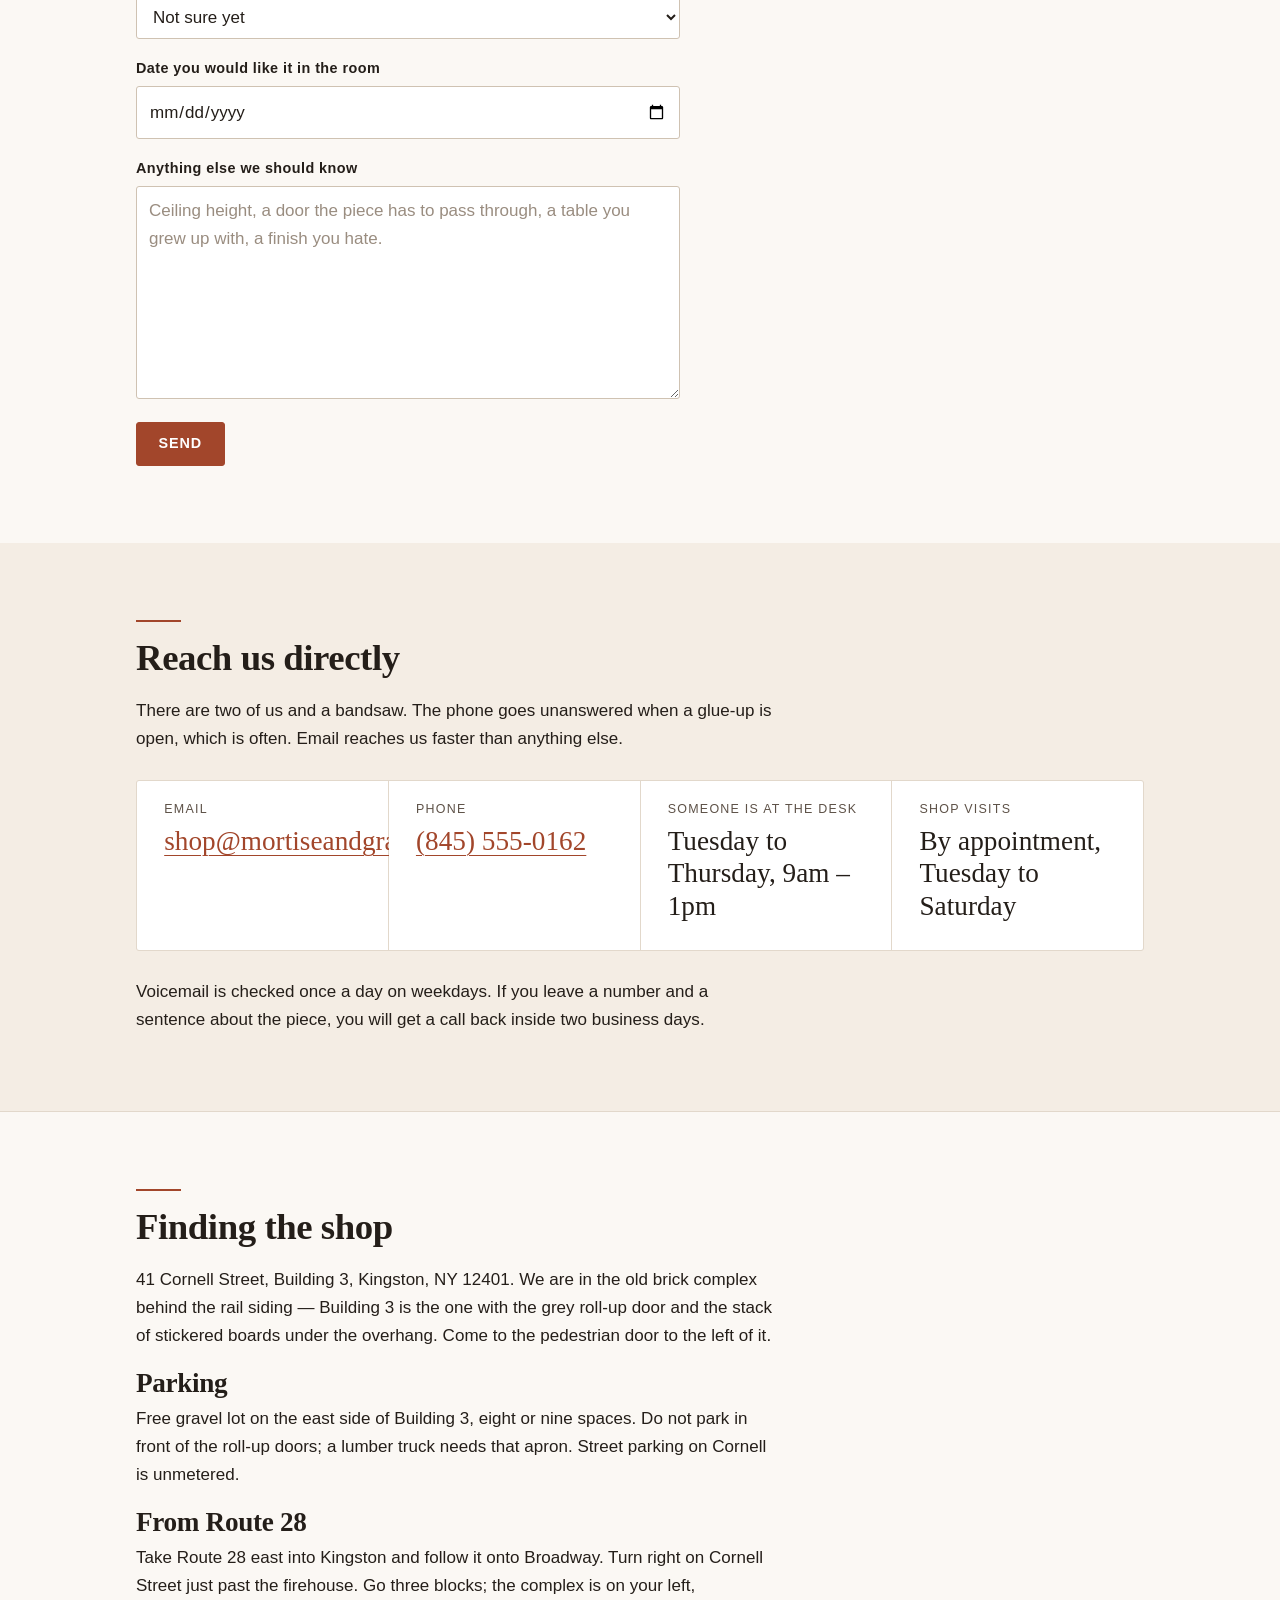
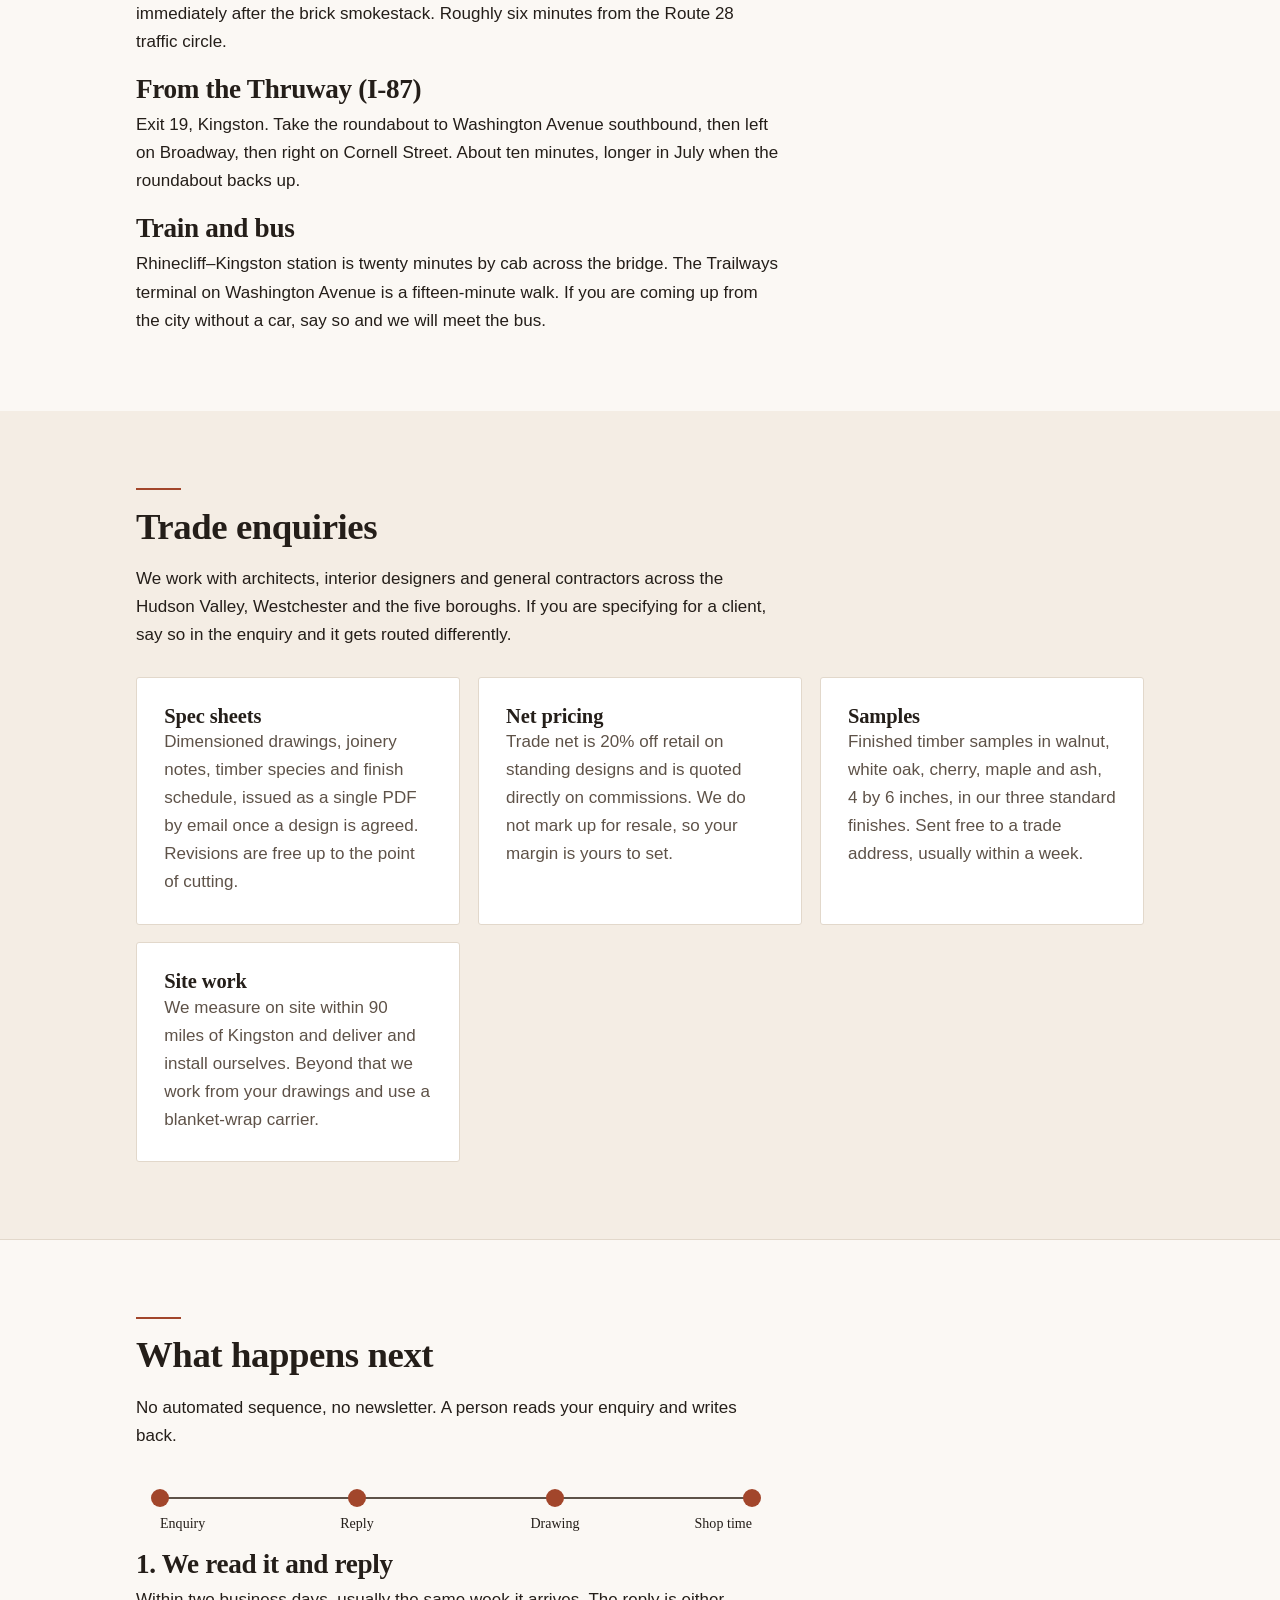
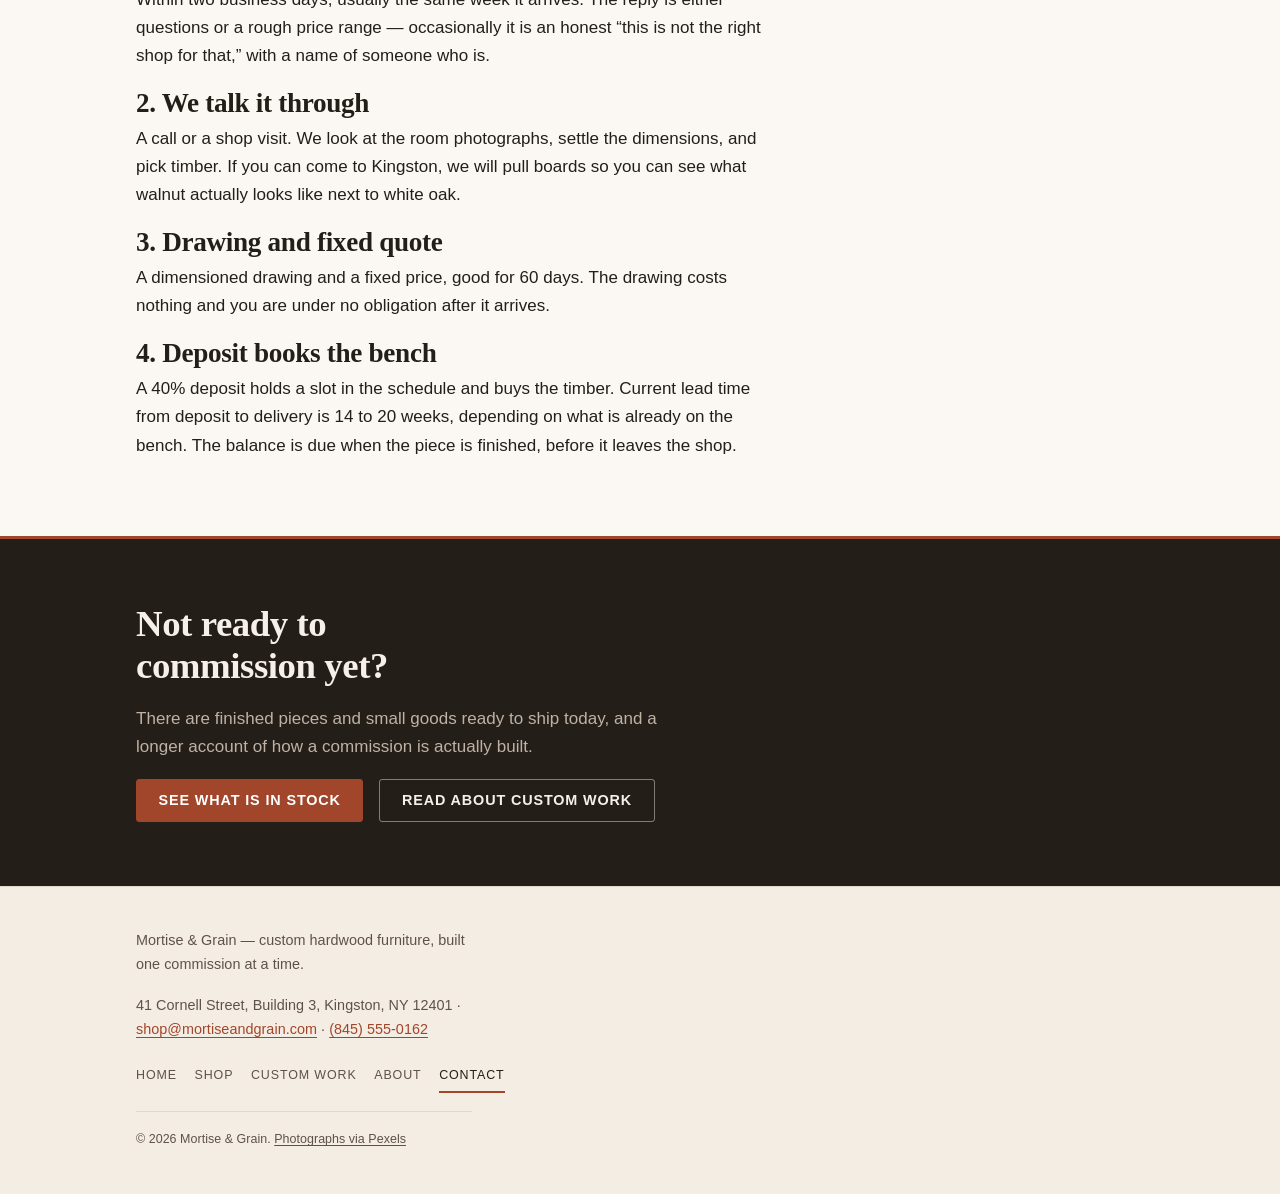
<file: contact.html>
<!DOCTYPE html>
<html lang="en">
<head>
<meta charset="utf-8">
<meta name="viewport" content="width=device-width, initial-scale=1">
<title>Start a Commission — Mortise &amp; Grain</title>
<meta name="description" content="Send a commission enquiry to Mortise &amp; Grain in Kingston, NY: room, dimensions, timber, budget and date. Shop hours, directions from Route 28 and the Thruway, and trade pricing for designers.">
<link rel="icon" href="favicon.svg" type="image/svg+xml">
<link rel="stylesheet" href="assets/styles.css">
</head>
<body>
<header class="site-header">
  <div class="container header-inner">
    <a class="brand" href="index.html">Mortise &amp; Grain</a>
    <nav class="site-nav">
      <a href="index.html">Home</a>
      <a href="shop.html">Shop</a>
      <a href="custom-work.html">Custom Work</a>
      <a href="about.html">About</a>
      <a href="contact.html" class="is-current">Contact</a>
    </nav>
  </div>
</header>

<main>

  <section class="hero">
    <div class="container">
      <h1>Start a commission</h1>
      <p>Tell us the room, the piece and roughly how big it needs to be. That is enough to start. We will come back with questions, a timber suggestion and a price range before anyone signs anything.</p>
      <p>Most commissions begin with the form below. If you would rather talk first, the phone number and shop hours are further down the page.</p>
    </div>
  </section>

  <section class="section">
    <div class="container">
      <h2>Commission enquiry</h2>
      <p>Nothing here is binding. Approximate numbers are fine — we would rather hear &ldquo;about seven feet, has to seat eight&rdquo; than nothing at all. Fields marked required are the ones we cannot quote without.</p>

      <form class="form" method="post" action="https://ai.soheililabs.com/api/f/c359c2f8-e8c8-4d97-a9f2-ae7a1279853d">
        <input type="hidden" name="_page" value="contact.html">
        <p class="form-trap" aria-hidden="true"><label>Leave this empty<input type="text" name="_gotcha" tabindex="-1" autocomplete="off"></label></p>

        <div class="field">
          <label for="name">Your name (required)</label>
          <input id="name" name="name" type="text" autocomplete="name" required>
        </div>

        <div class="field">
          <label for="email">Email (required)</label>
          <input id="email" name="email" type="email" autocomplete="email" required>
        </div>

        <div class="field">
          <label for="phone">Phone</label>
          <input id="phone" name="phone" type="tel" autocomplete="tel">
        </div>

        <div class="field">
          <label for="location">Where the piece will live (town, or nearest city)</label>
          <input id="location" name="location" type="text" autocomplete="address-level2">
        </div>

        <div class="field">
          <label for="room">Which room</label>
          <input id="room" name="room" type="text" placeholder="Dining room, entry hall, home office">
        </div>

        <div class="field">
          <label for="piece">What the piece is (required)</label>
          <input id="piece" name="piece" type="text" placeholder="Dining table, wall of shelving, bed frame" required>
        </div>

        <div class="field">
          <label for="dimensions">Approximate dimensions</label>
          <input id="dimensions" name="dimensions" type="text" placeholder="84 in long x 38 in wide x 30 in high, give or take">
        </div>

        <div class="field">
          <label for="timber">Timber preference</label>
          <select id="timber" name="timber">
            <option value="">No preference — advise me</option>
            <option value="black-walnut">Black walnut</option>
            <option value="white-oak">White oak</option>
            <option value="cherry">Cherry</option>
            <option value="hard-maple">Hard maple</option>
            <option value="ash">Ash</option>
            <option value="other">Something else (described below)</option>
          </select>
        </div>

        <div class="field">
          <label for="budget">Budget range</label>
          <select id="budget" name="budget">
            <option value="">Not sure yet</option>
            <option value="under-3000">Under $3,000</option>
            <option value="3000-6000">$3,000 – $6,000</option>
            <option value="6000-12000">$6,000 – $12,000</option>
            <option value="12000-25000">$12,000 – $25,000</option>
            <option value="over-25000">Over $25,000</option>
          </select>
        </div>

        <div class="field">
          <label for="target-date">Date you would like it in the room</label>
          <input id="target-date" name="target_date" type="date">
        </div>

        <div class="field">
          <label for="message">Anything else we should know</label>
          <textarea id="message" name="message" rows="7" placeholder="Ceiling height, a door the piece has to pass through, a table you grew up with, a finish you hate."></textarea>
        </div>

        <button class="button" type="submit">Send</button>
      </form>
    </div>
  </section>

  <section class="section section-alt">
    <div class="container">
      <h2>Reach us directly</h2>
      <p>There are two of us and a bandsaw. The phone goes unanswered when a glue-up is open, which is often. Email reaches us faster than anything else.</p>

      <dl class="facts">
        <div class="fact">
          <dt>Email</dt>
          <dd><a href="mailto:shop@mortiseandgrain.com">shop@mortiseandgrain.com</a></dd>
        </div>
        <div class="fact">
          <dt>Phone</dt>
          <dd><a href="tel:+18455550162">(845) 555-0162</a></dd>
        </div>
        <div class="fact">
          <dt>Someone is at the desk</dt>
          <dd>Tuesday to Thursday, 9am – 1pm</dd>
        </div>
        <div class="fact">
          <dt>Shop visits</dt>
          <dd>By appointment, Tuesday to Saturday</dd>
        </div>
      </dl>

      <p>Voicemail is checked once a day on weekdays. If you leave a number and a sentence about the piece, you will get a call back inside two business days.</p>
    </div>
  </section>

  <section class="section">
    <div class="container">
      <h2>Finding the shop</h2>
      <p>41 Cornell Street, Building 3, Kingston, NY 12401. We are in the old brick complex behind the rail siding — Building 3 is the one with the grey roll-up door and the stack of stickered boards under the overhang. Come to the pedestrian door to the left of it.</p>

      <h3>Parking</h3>
      <p>Free gravel lot on the east side of Building 3, eight or nine spaces. Do not park in front of the roll-up doors; a lumber truck needs that apron. Street parking on Cornell is unmetered.</p>

      <h3>From Route 28</h3>
      <p>Take Route 28 east into Kingston and follow it onto Broadway. Turn right on Cornell Street just past the firehouse. Go three blocks; the complex is on your left, immediately after the brick smokestack. Roughly six minutes from the Route 28 traffic circle.</p>

      <h3>From the Thruway (I-87)</h3>
      <p>Exit 19, Kingston. Take the roundabout to Washington Avenue southbound, then left on Broadway, then right on Cornell Street. About ten minutes, longer in July when the roundabout backs up.</p>

      <h3>Train and bus</h3>
      <p>Rhinecliff–Kingston station is twenty minutes by cab across the bridge. The Trailways terminal on Washington Avenue is a fifteen-minute walk. If you are coming up from the city without a car, say so and we will meet the bus.</p>
    </div>
  </section>

  <section class="section section-alt">
    <div class="container">
      <h2>Trade enquiries</h2>
      <p>We work with architects, interior designers and general contractors across the Hudson Valley, Westchester and the five boroughs. If you are specifying for a client, say so in the enquiry and it gets routed differently.</p>
      <ul class="card-grid">
        <li class="card">
          <h3>Spec sheets</h3>
          <p>Dimensioned drawings, joinery notes, timber species and finish schedule, issued as a single PDF by email once a design is agreed. Revisions are free up to the point of cutting.</p>
        </li>
        <li class="card">
          <h3>Net pricing</h3>
          <p>Trade net is 20% off retail on standing designs and is quoted directly on commissions. We do not mark up for resale, so your margin is yours to set.</p>
        </li>
        <li class="card">
          <h3>Samples</h3>
          <p>Finished timber samples in walnut, white oak, cherry, maple and ash, 4 by 6 inches, in our three standard finishes. Sent free to a trade address, usually within a week.</p>
        </li>
        <li class="card">
          <h3>Site work</h3>
          <p>We measure on site within 90 miles of Kingston and deliver and install ourselves. Beyond that we work from your drawings and use a blanket-wrap carrier.</p>
        </li>
      </ul>
    </div>
  </section>

  <section class="section">
    <div class="container">
      <h2>What happens next</h2>
      <p>No automated sequence, no newsletter. A person reads your enquiry and writes back.</p>

      <svg viewBox="0 0 640 72" width="640" height="72" role="img" aria-labelledby="stepsTitle stepsDesc" focusable="false">
        <title id="stepsTitle">Four steps from enquiry to shop time</title>
        <desc id="stepsDesc">A horizontal line with four marked points: enquiry, reply within two business days, drawing and quote, then a deposit books shop time.</desc>
        <line x1="24" y1="30" x2="616" y2="30" stroke="#5E5248" stroke-width="2"></line>
        <circle cx="24" cy="30" r="9" fill="#A2462B"></circle>
        <circle cx="221" cy="30" r="9" fill="#A2462B"></circle>
        <circle cx="419" cy="30" r="9" fill="#A2462B"></circle>
        <circle cx="616" cy="30" r="9" fill="#A2462B"></circle>
        <text x="24" y="60" fill="#241E19" font-family="Georgia, serif" font-size="14">Enquiry</text>
        <text x="221" y="60" fill="#241E19" font-family="Georgia, serif" font-size="14" text-anchor="middle">Reply</text>
        <text x="419" y="60" fill="#241E19" font-family="Georgia, serif" font-size="14" text-anchor="middle">Drawing</text>
        <text x="616" y="60" fill="#241E19" font-family="Georgia, serif" font-size="14" text-anchor="end">Shop time</text>
      </svg>

      <h3>1. We read it and reply</h3>
      <p>Within two business days, usually the same week it arrives. The reply is either questions or a rough price range — occasionally it is an honest &ldquo;this is not the right shop for that,&rdquo; with a name of someone who is.</p>

      <h3>2. We talk it through</h3>
      <p>A call or a shop visit. We look at the room photographs, settle the dimensions, and pick timber. If you can come to Kingston, we will pull boards so you can see what walnut actually looks like next to white oak.</p>

      <h3>3. Drawing and fixed quote</h3>
      <p>A dimensioned drawing and a fixed price, good for 60 days. The drawing costs nothing and you are under no obligation after it arrives.</p>

      <h3>4. Deposit books the bench</h3>
      <p>A 40% deposit holds a slot in the schedule and buys the timber. Current lead time from deposit to delivery is 14 to 20 weeks, depending on what is already on the bench. The balance is due when the piece is finished, before it leaves the shop.</p>
    </div>
  </section>

  <section class="cta">
    <div class="container">
      <h2>Not ready to commission yet?</h2>
      <p>There are finished pieces and small goods ready to ship today, and a longer account of how a commission is actually built.</p>
      <p>
        <a class="button button-primary" href="shop.html">See what is in stock</a>
        <a class="button button-secondary" href="custom-work.html">Read about custom work</a>
      </p>
    </div>
  </section>

</main>

<footer class="site-footer">
  <div class="container">
    <p>Mortise &amp; Grain — custom hardwood furniture, built one commission at a time.</p>
    <p>41 Cornell Street, Building 3, Kingston, NY 12401 · <a href="mailto:shop@mortiseandgrain.com">shop@mortiseandgrain.com</a> · <a href="tel:+18455550162">(845) 555-0162</a></p>
    <nav class="site-nav">
      <a href="index.html">Home</a>
      <a href="shop.html">Shop</a>
      <a href="custom-work.html">Custom Work</a>
      <a href="about.html">About</a>
      <a href="contact.html" class="is-current">Contact</a>
    </nav>
    <p><small>© 2026 Mortise &amp; Grain. <a href="https://www.pexels.com">Photographs via Pexels</a></small></p>
  </div>
</footer>
</body>
</html>
</file>
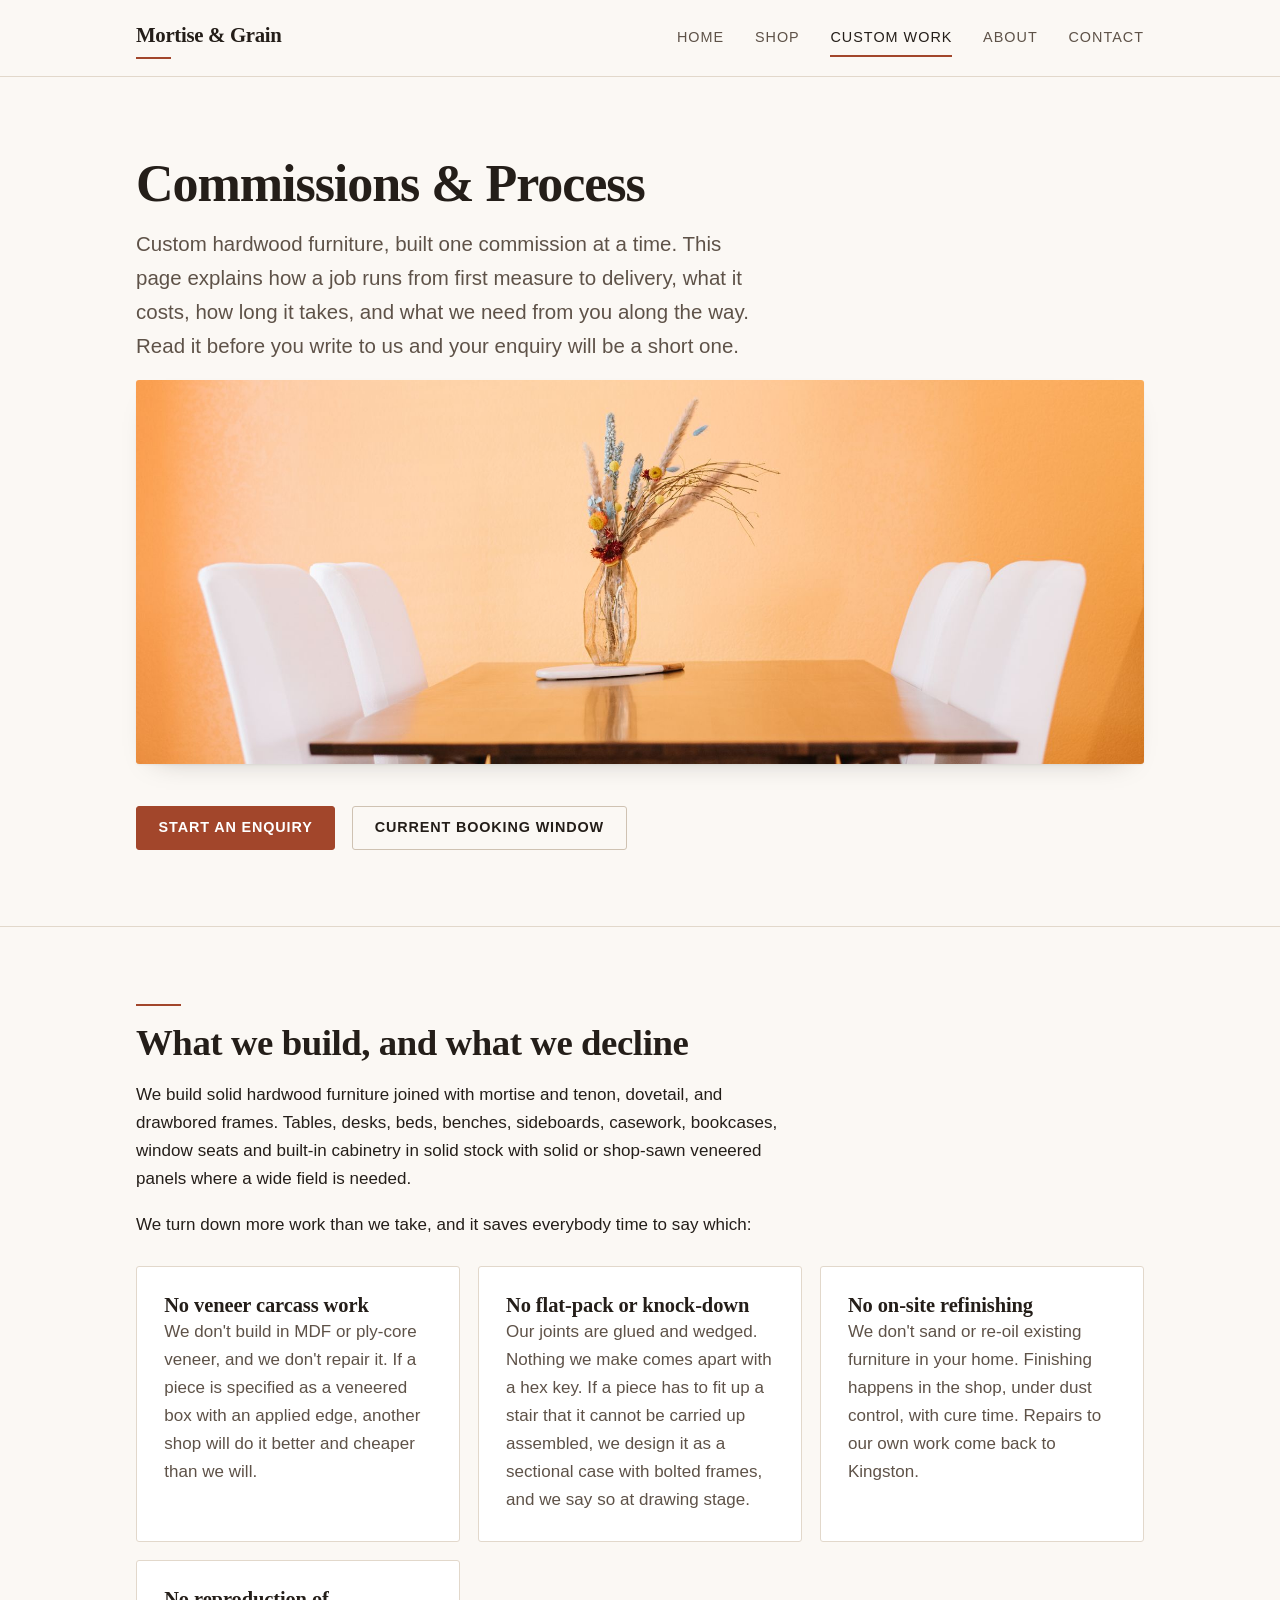
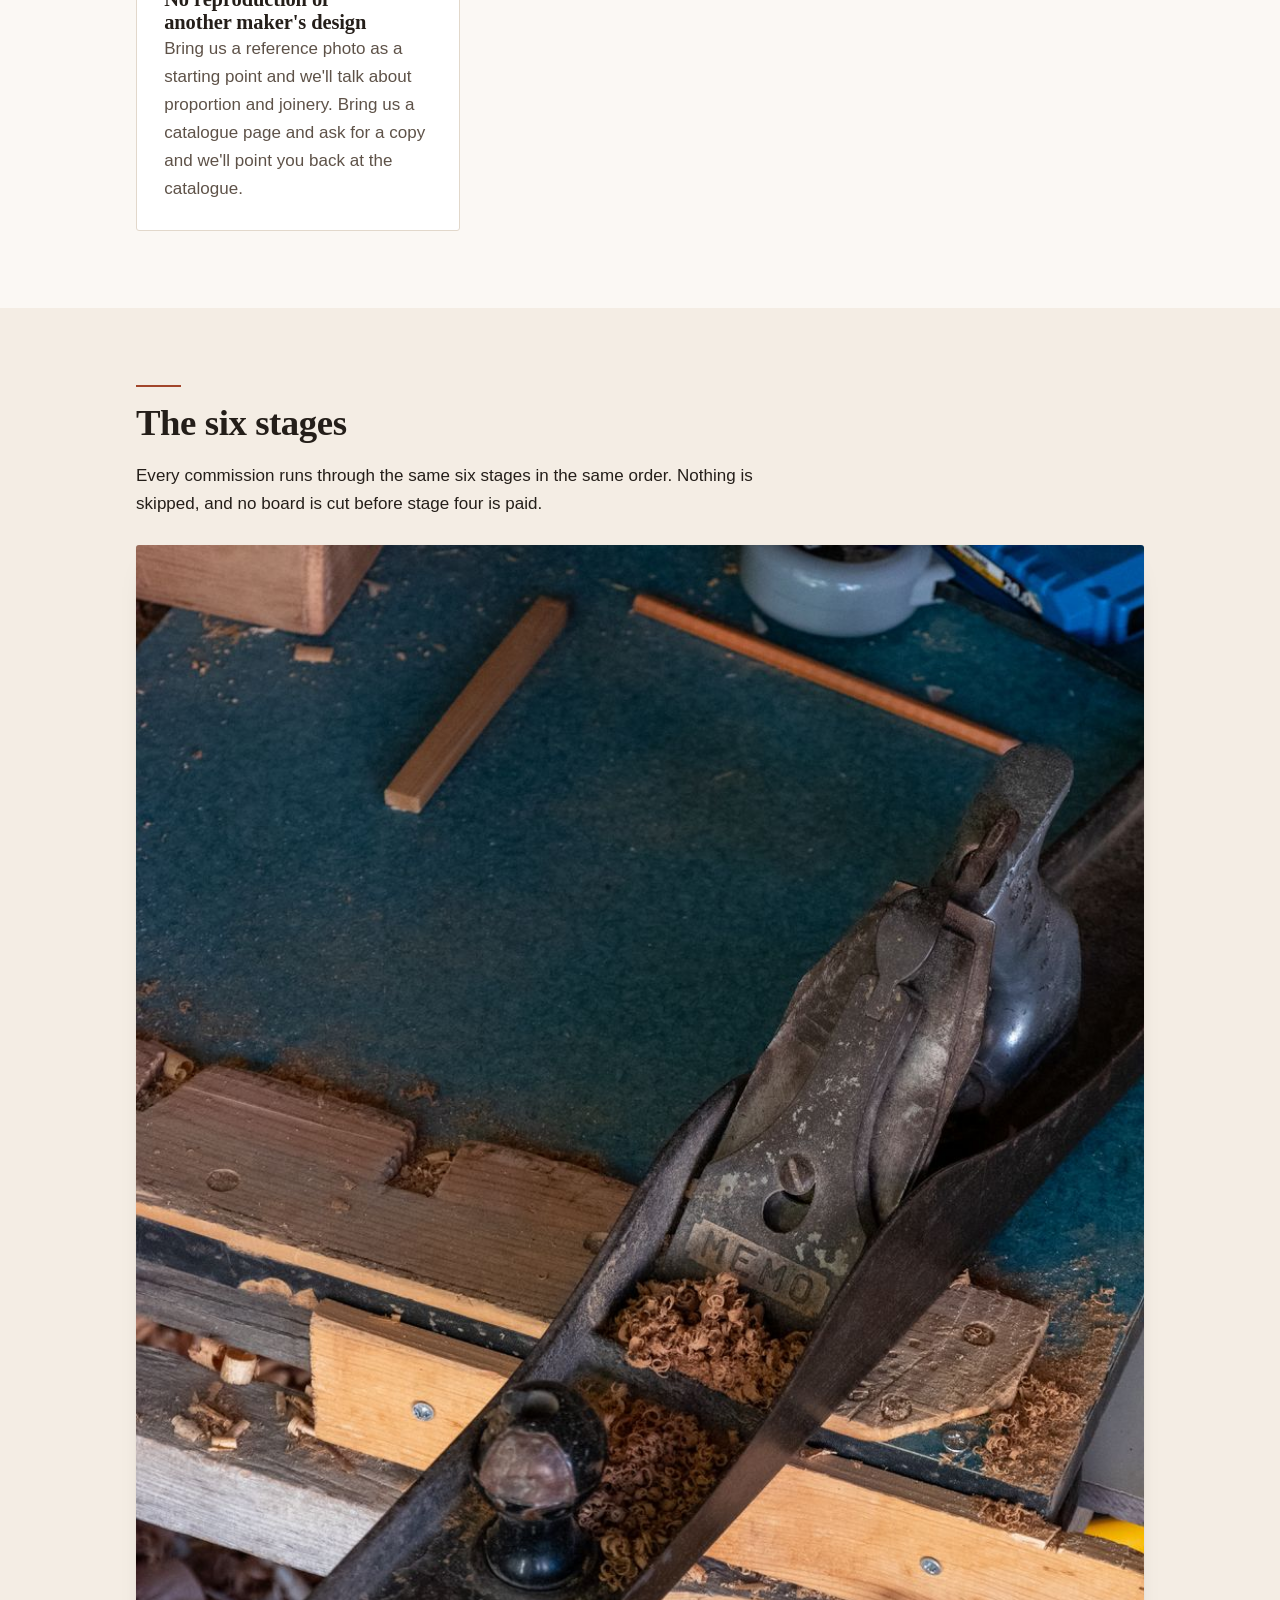
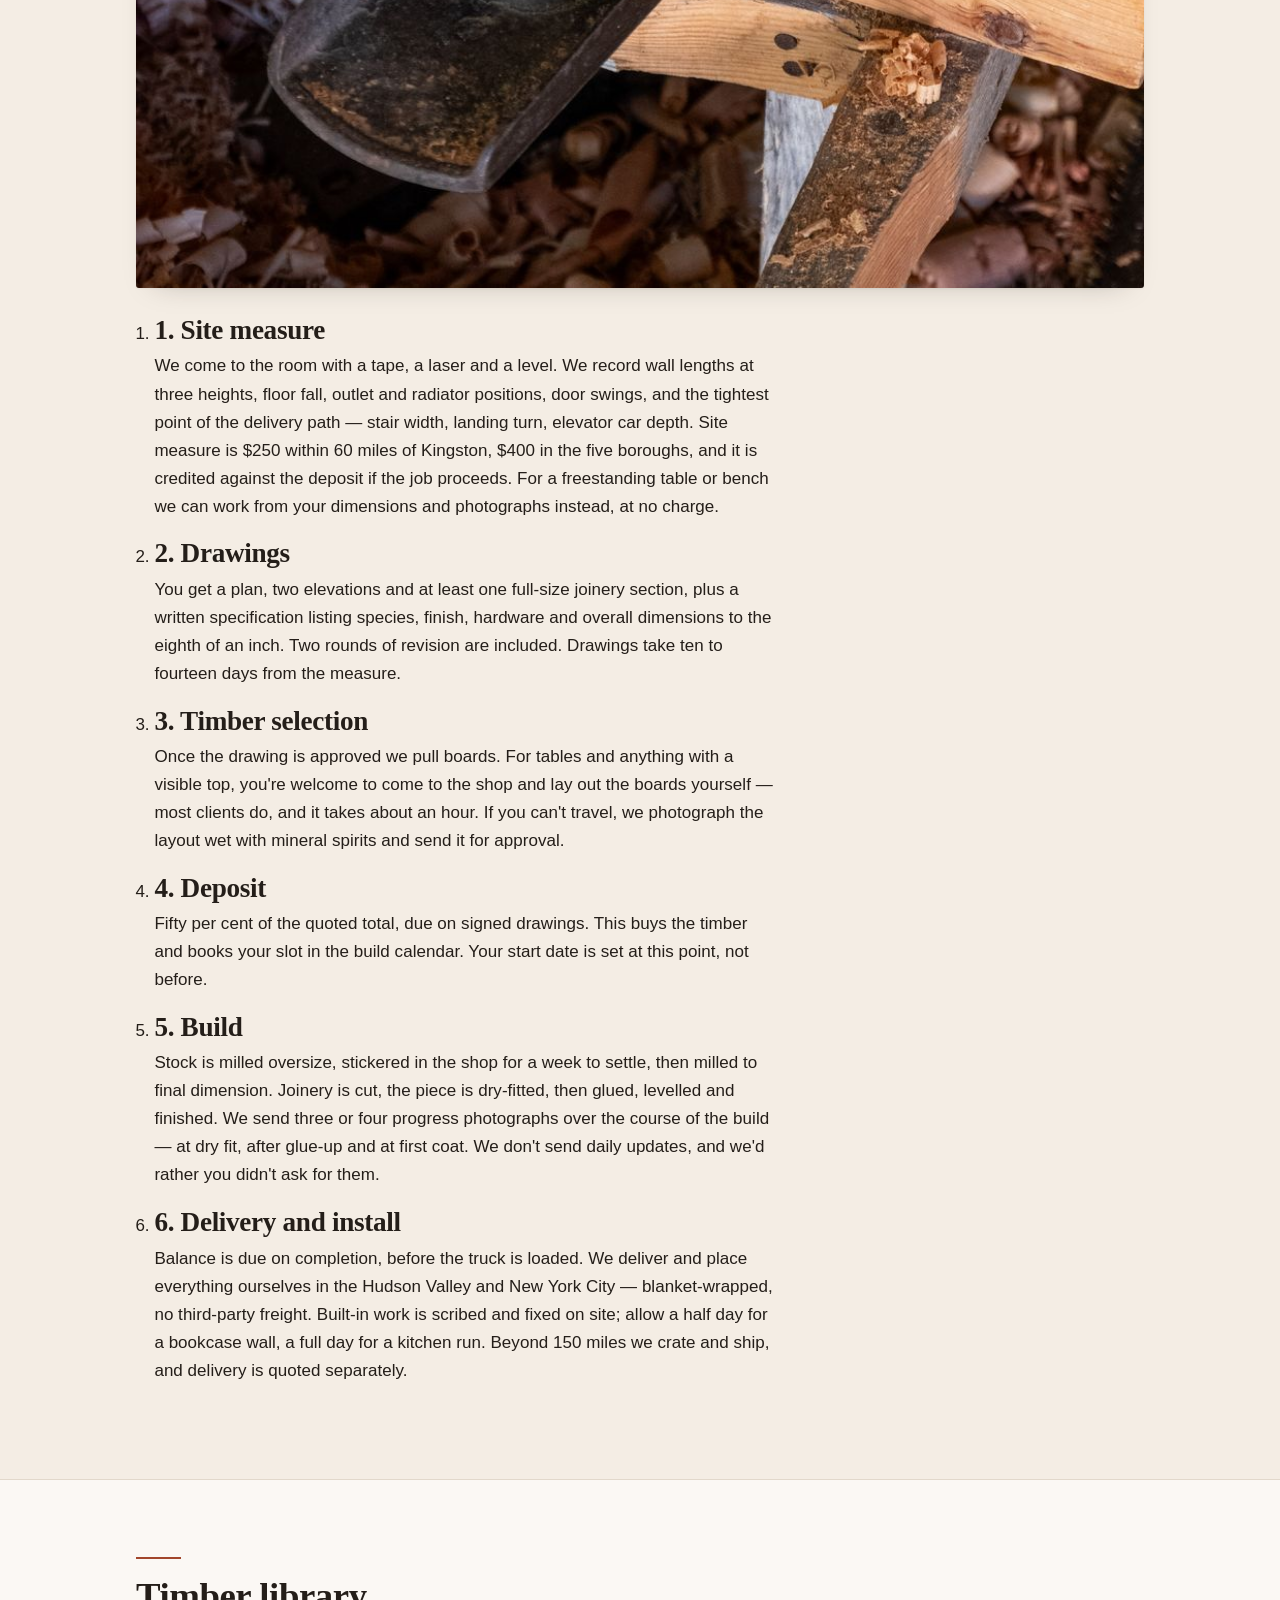
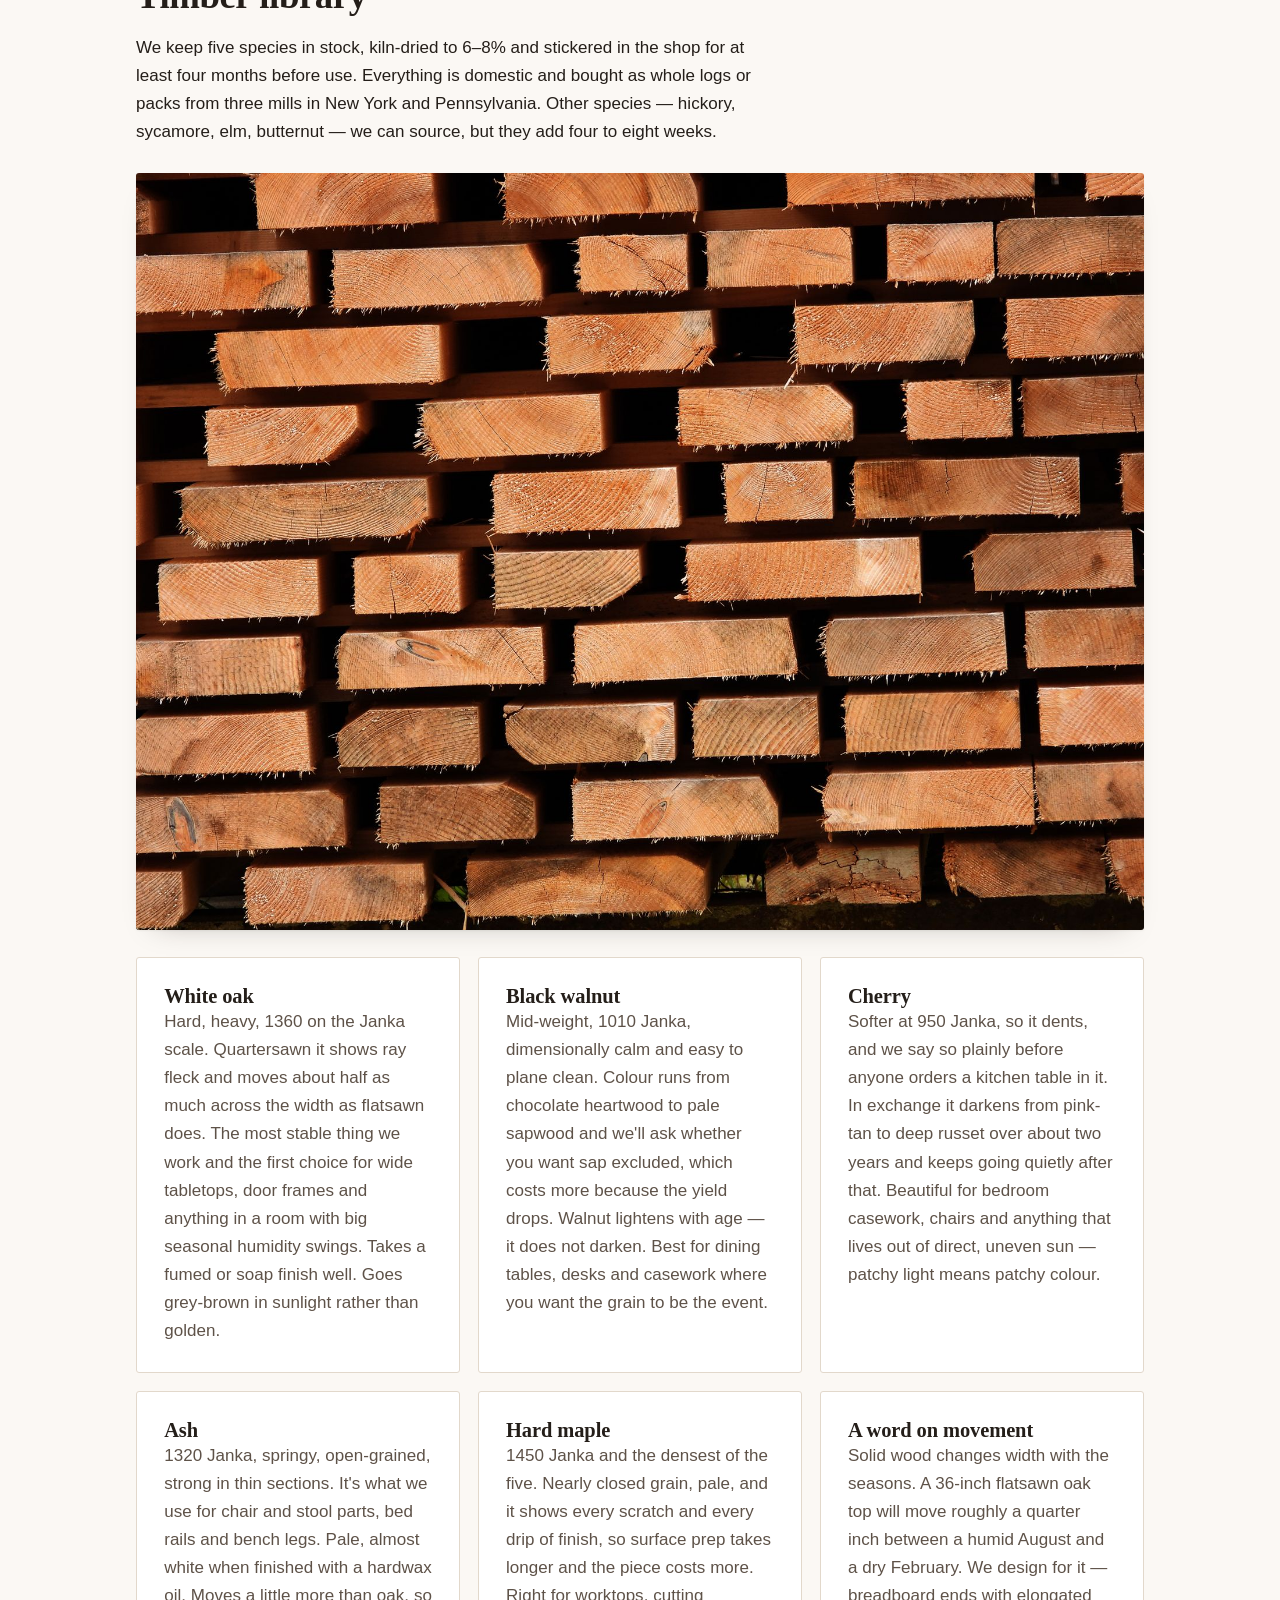
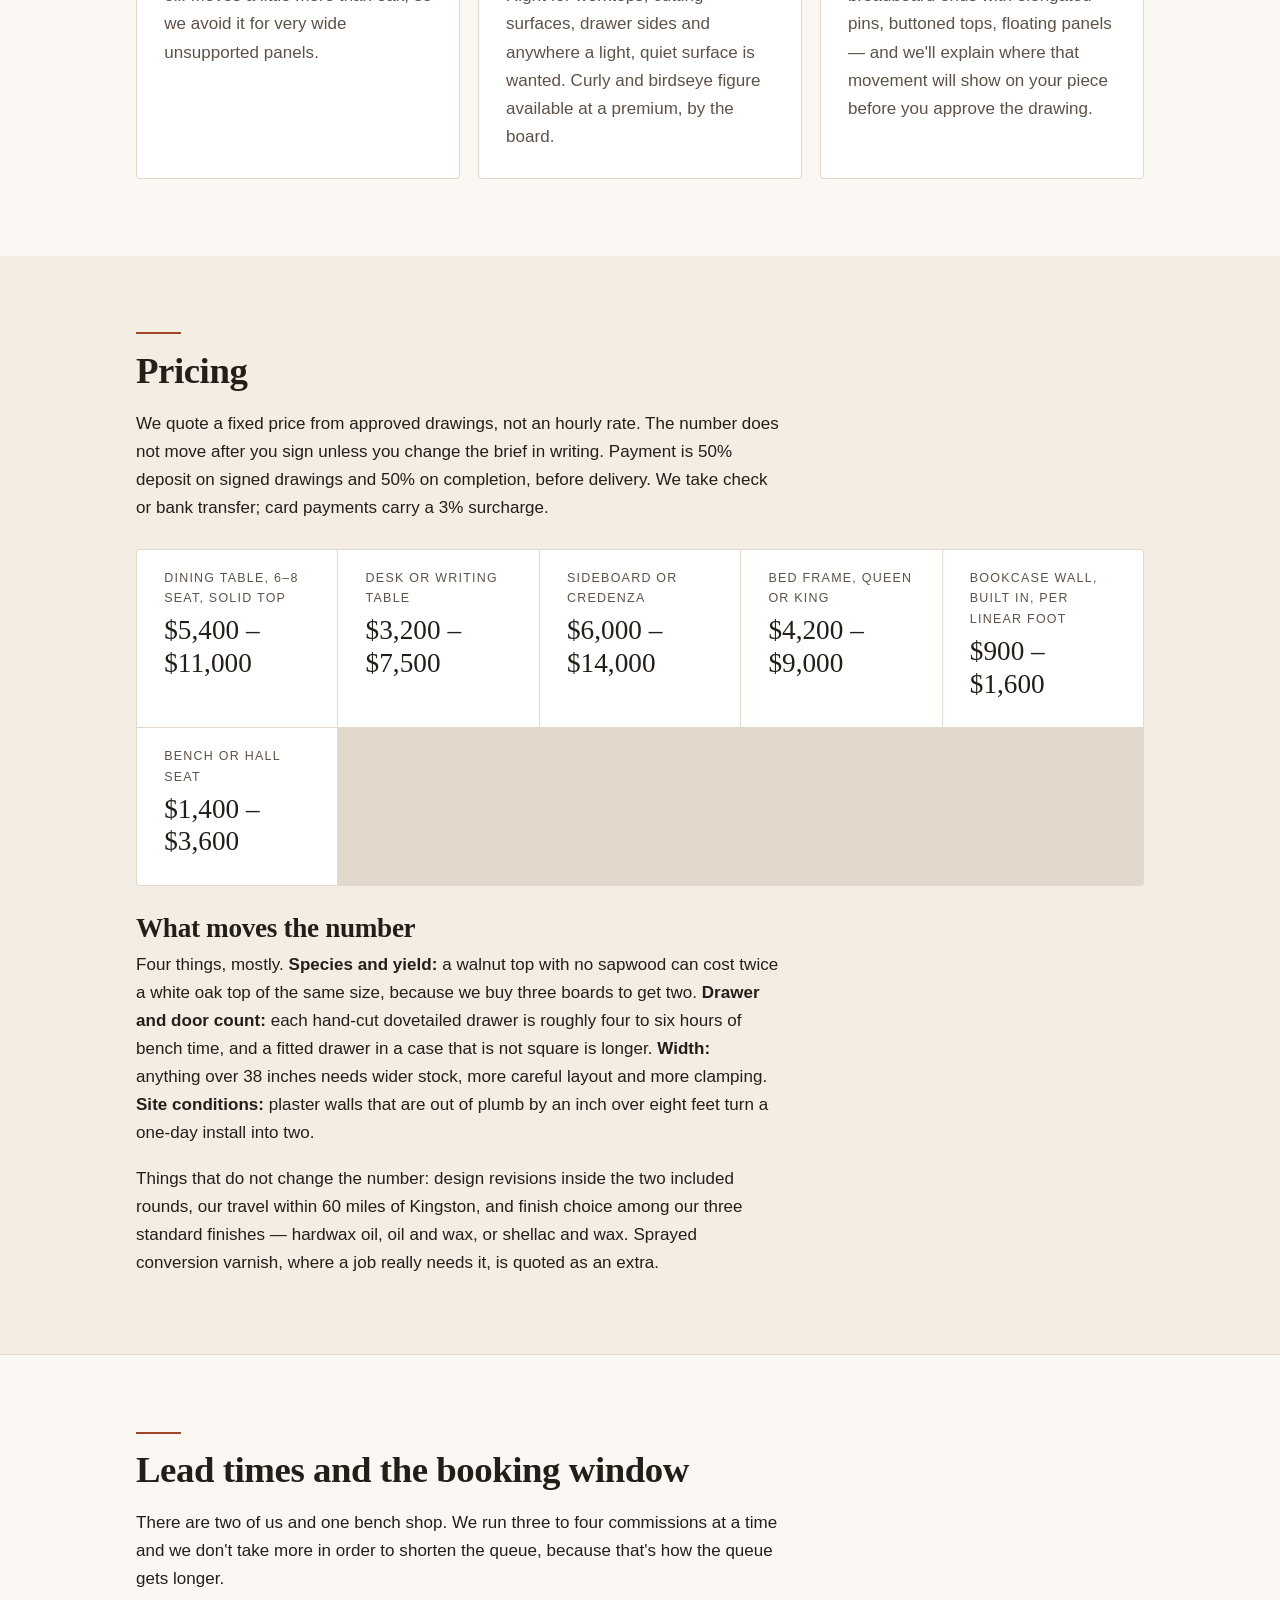
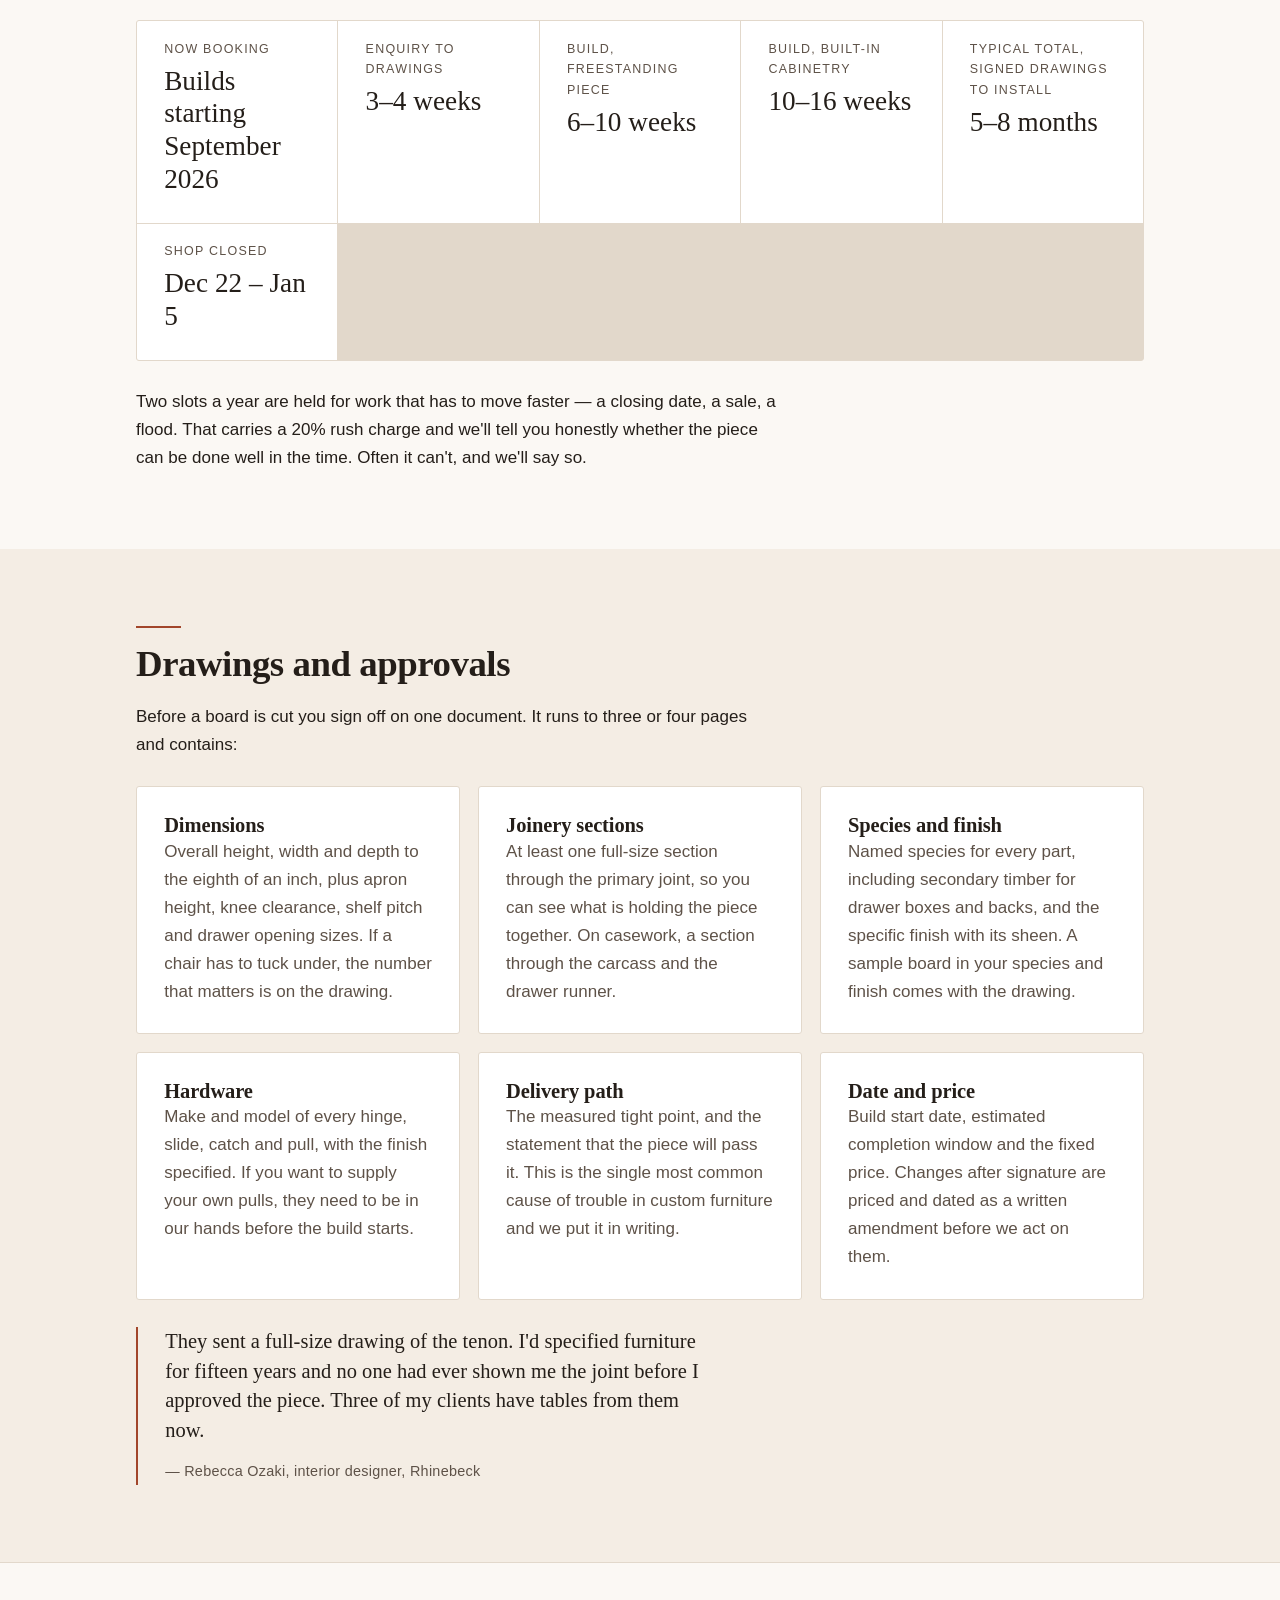
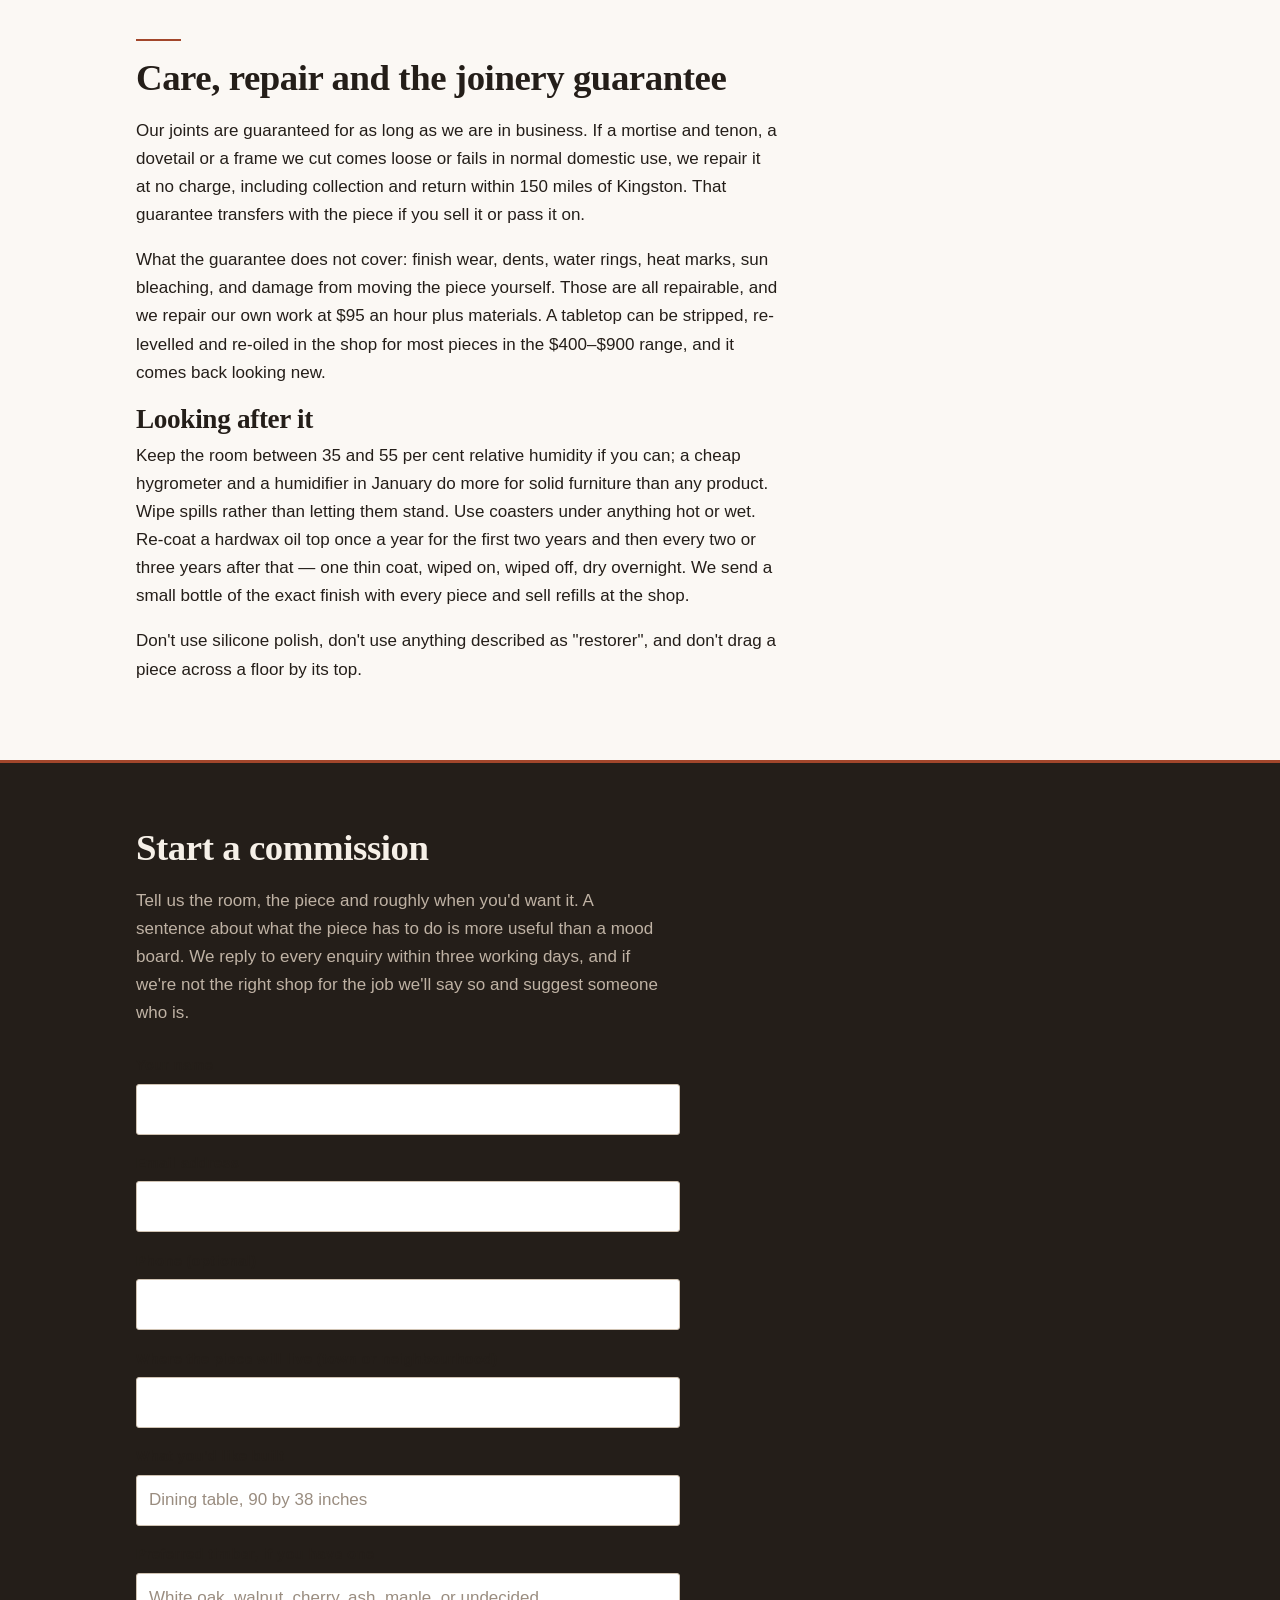
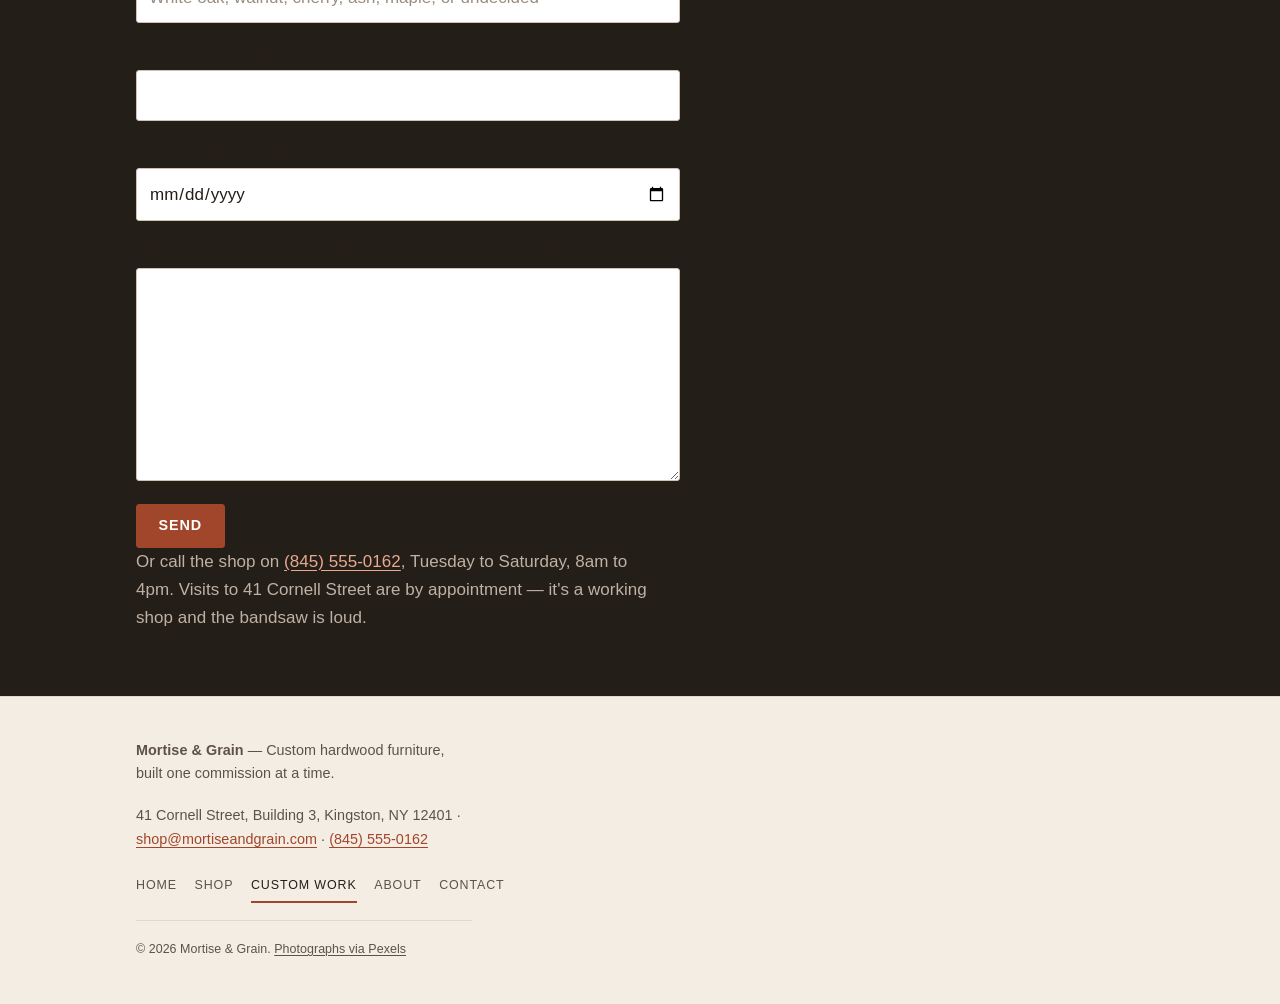
<file: custom-work.html>
<!DOCTYPE html>
<html lang="en">
<head>
<meta charset="utf-8">
<meta name="viewport" content="width=device-width, initial-scale=1">
<title>Commissions &amp; Process — Mortise &amp; Grain</title>
<meta name="description" content="How a Mortise &amp; Grain commission runs: six stages from site measure to install, our timber library, deposit structure, price ranges, current lead times and the lifetime joinery guarantee.">
<link rel="icon" href="favicon.svg" type="image/svg+xml">
<link rel="stylesheet" href="assets/styles.css">
</head>
<body>
<header class="site-header">
  <div class="container header-inner">
    <a class="brand" href="index.html">Mortise &amp; Grain</a>
    <nav class="site-nav">
      <a href="index.html">Home</a>
      <a href="shop.html">Shop</a>
      <a href="custom-work.html" class="is-current">Custom Work</a>
      <a href="about.html">About</a>
      <a href="contact.html">Contact</a>
    </nav>
  </div>
</header>

<main>

  <section class="hero">
    <div class="container">
      <h1>Commissions &amp; Process</h1>
      <p>Custom hardwood furniture, built one commission at a time. This page explains how a job runs from first measure to delivery, what it costs, how long it takes, and what we need from you along the way. Read it before you write to us and your enquiry will be a short one.</p>
      <img src="assets/walnut-dining-table.jpg" alt="A solid black walnut dining table with a visible breadboard end, set in a bright dining room" width="5430" height="3625">
      <p><a class="button button-primary" href="#enquiry">Start an enquiry</a> <a class="button button-secondary" href="#lead-times">Current booking window</a></p>
    </div>
  </section>

  <section class="section">
    <div class="container">
      <h2>What we build, and what we decline</h2>
      <p>We build solid hardwood furniture joined with mortise and tenon, dovetail, and drawbored frames. Tables, desks, beds, benches, sideboards, casework, bookcases, window seats and built-in cabinetry in solid stock with solid or shop-sawn veneered panels where a wide field is needed.</p>
      <p>We turn down more work than we take, and it saves everybody time to say which:</p>
      <ul class="card-grid">
        <li class="card">
          <h3>No veneer carcass work</h3>
          <p>We don't build in MDF or ply-core veneer, and we don't repair it. If a piece is specified as a veneered box with an applied edge, another shop will do it better and cheaper than we will.</p>
        </li>
        <li class="card">
          <h3>No flat-pack or knock-down</h3>
          <p>Our joints are glued and wedged. Nothing we make comes apart with a hex key. If a piece has to fit up a stair that it cannot be carried up assembled, we design it as a sectional case with bolted frames, and we say so at drawing stage.</p>
        </li>
        <li class="card">
          <h3>No on-site refinishing</h3>
          <p>We don't sand or re-oil existing furniture in your home. Finishing happens in the shop, under dust control, with cure time. Repairs to our own work come back to Kingston.</p>
        </li>
        <li class="card">
          <h3>No reproduction of another maker's design</h3>
          <p>Bring us a reference photo as a starting point and we'll talk about proportion and joinery. Bring us a catalogue page and ask for a copy and we'll point you back at the catalogue.</p>
        </li>
      </ul>
    </div>
  </section>

  <section class="section section-alt">
    <div class="container">
      <h2>The six stages</h2>
      <p>Every commission runs through the same six stages in the same order. Nothing is skipped, and no board is cut before stage four is paid.</p>
      <img src="assets/hand-planing-timber.jpg" alt="A maker running a hand plane along an oak board, shavings curling off the blade" width="3448" height="4592">
      <ol>
        <li>
          <h3>1. Site measure</h3>
          <p>We come to the room with a tape, a laser and a level. We record wall lengths at three heights, floor fall, outlet and radiator positions, door swings, and the tightest point of the delivery path — stair width, landing turn, elevator car depth. Site measure is $250 within 60 miles of Kingston, $400 in the five boroughs, and it is credited against the deposit if the job proceeds. For a freestanding table or bench we can work from your dimensions and photographs instead, at no charge.</p>
        </li>
        <li>
          <h3>2. Drawings</h3>
          <p>You get a plan, two elevations and at least one full-size joinery section, plus a written specification listing species, finish, hardware and overall dimensions to the eighth of an inch. Two rounds of revision are included. Drawings take ten to fourteen days from the measure.</p>
        </li>
        <li>
          <h3>3. Timber selection</h3>
          <p>Once the drawing is approved we pull boards. For tables and anything with a visible top, you're welcome to come to the shop and lay out the boards yourself — most clients do, and it takes about an hour. If you can't travel, we photograph the layout wet with mineral spirits and send it for approval.</p>
        </li>
        <li>
          <h3>4. Deposit</h3>
          <p>Fifty per cent of the quoted total, due on signed drawings. This buys the timber and books your slot in the build calendar. Your start date is set at this point, not before.</p>
        </li>
        <li>
          <h3>5. Build</h3>
          <p>Stock is milled oversize, stickered in the shop for a week to settle, then milled to final dimension. Joinery is cut, the piece is dry-fitted, then glued, levelled and finished. We send three or four progress photographs over the course of the build — at dry fit, after glue-up and at first coat. We don't send daily updates, and we'd rather you didn't ask for them.</p>
        </li>
        <li>
          <h3>6. Delivery and install</h3>
          <p>Balance is due on completion, before the truck is loaded. We deliver and place everything ourselves in the Hudson Valley and New York City — blanket-wrapped, no third-party freight. Built-in work is scribed and fixed on site; allow a half day for a bookcase wall, a full day for a kitchen run. Beyond 150 miles we crate and ship, and delivery is quoted separately.</p>
        </li>
      </ol>
    </div>
  </section>

  <section class="section">
    <div class="container">
      <h2>Timber library</h2>
      <p>We keep five species in stock, kiln-dried to 6–8% and stickered in the shop for at least four months before use. Everything is domestic and bought as whole logs or packs from three mills in New York and Pennsylvania. Other species — hickory, sycamore, elm, butternut — we can source, but they add four to eight weeks.</p>
      <img src="assets/stacked-hardwood-boards.jpg" alt="Stacked and stickered hardwood boards showing the grain of white oak, cherry and walnut" width="4608" height="3456">
      <ul class="card-grid">
        <li class="card">
          <h3>White oak</h3>
          <p>Hard, heavy, 1360 on the Janka scale. Quartersawn it shows ray fleck and moves about half as much across the width as flatsawn does. The most stable thing we work and the first choice for wide tabletops, door frames and anything in a room with big seasonal humidity swings. Takes a fumed or soap finish well. Goes grey-brown in sunlight rather than golden.</p>
        </li>
        <li class="card">
          <h3>Black walnut</h3>
          <p>Mid-weight, 1010 Janka, dimensionally calm and easy to plane clean. Colour runs from chocolate heartwood to pale sapwood and we'll ask whether you want sap excluded, which costs more because the yield drops. Walnut lightens with age — it does not darken. Best for dining tables, desks and casework where you want the grain to be the event.</p>
        </li>
        <li class="card">
          <h3>Cherry</h3>
          <p>Softer at 950 Janka, so it dents, and we say so plainly before anyone orders a kitchen table in it. In exchange it darkens from pink-tan to deep russet over about two years and keeps going quietly after that. Beautiful for bedroom casework, chairs and anything that lives out of direct, uneven sun — patchy light means patchy colour.</p>
        </li>
        <li class="card">
          <h3>Ash</h3>
          <p>1320 Janka, springy, open-grained, strong in thin sections. It's what we use for chair and stool parts, bed rails and bench legs. Pale, almost white when finished with a hardwax oil. Moves a little more than oak, so we avoid it for very wide unsupported panels.</p>
        </li>
        <li class="card">
          <h3>Hard maple</h3>
          <p>1450 Janka and the densest of the five. Nearly closed grain, pale, and it shows every scratch and every drip of finish, so surface prep takes longer and the piece costs more. Right for worktops, cutting surfaces, drawer sides and anywhere a light, quiet surface is wanted. Curly and birdseye figure available at a premium, by the board.</p>
        </li>
        <li class="card">
          <h3>A word on movement</h3>
          <p>Solid wood changes width with the seasons. A 36-inch flatsawn oak top will move roughly a quarter inch between a humid August and a dry February. We design for it — breadboard ends with elongated pins, buttoned tops, floating panels — and we'll explain where that movement will show on your piece before you approve the drawing.</p>
        </li>
      </ul>
    </div>
  </section>

  <section class="section section-alt">
    <div class="container">
      <h2>Pricing</h2>
      <p>We quote a fixed price from approved drawings, not an hourly rate. The number does not move after you sign unless you change the brief in writing. Payment is 50% deposit on signed drawings and 50% on completion, before delivery. We take check or bank transfer; card payments carry a 3% surcharge.</p>
      <dl class="facts">
        <div class="fact"><dt>Dining table, 6–8 seat, solid top</dt><dd>$5,400 – $11,000</dd></div>
        <div class="fact"><dt>Desk or writing table</dt><dd>$3,200 – $7,500</dd></div>
        <div class="fact"><dt>Sideboard or credenza</dt><dd>$6,000 – $14,000</dd></div>
        <div class="fact"><dt>Bed frame, queen or king</dt><dd>$4,200 – $9,000</dd></div>
        <div class="fact"><dt>Bookcase wall, built in, per linear foot</dt><dd>$900 – $1,600</dd></div>
        <div class="fact"><dt>Bench or hall seat</dt><dd>$1,400 – $3,600</dd></div>
      </dl>
      <h3>What moves the number</h3>
      <p>Four things, mostly. <strong>Species and yield:</strong> a walnut top with no sapwood can cost twice a white oak top of the same size, because we buy three boards to get two. <strong>Drawer and door count:</strong> each hand-cut dovetailed drawer is roughly four to six hours of bench time, and a fitted drawer in a case that is not square is longer. <strong>Width:</strong> anything over 38 inches needs wider stock, more careful layout and more clamping. <strong>Site conditions:</strong> plaster walls that are out of plumb by an inch over eight feet turn a one-day install into two.</p>
      <p>Things that do not change the number: design revisions inside the two included rounds, our travel within 60 miles of Kingston, and finish choice among our three standard finishes — hardwax oil, oil and wax, or shellac and wax. Sprayed conversion varnish, where a job really needs it, is quoted as an extra.</p>
    </div>
  </section>

  <section class="section" id="lead-times">
    <div class="container">
      <h2>Lead times and the booking window</h2>
      <p>There are two of us and one bench shop. We run three to four commissions at a time and we don't take more in order to shorten the queue, because that's how the queue gets longer.</p>
      <dl class="facts">
        <div class="fact"><dt>Now booking</dt><dd>Builds starting September 2026</dd></div>
        <div class="fact"><dt>Enquiry to drawings</dt><dd>3–4 weeks</dd></div>
        <div class="fact"><dt>Build, freestanding piece</dt><dd>6–10 weeks</dd></div>
        <div class="fact"><dt>Build, built-in cabinetry</dt><dd>10–16 weeks</dd></div>
        <div class="fact"><dt>Typical total, signed drawings to install</dt><dd>5–8 months</dd></div>
        <div class="fact"><dt>Shop closed</dt><dd>Dec 22 – Jan 5</dd></div>
      </dl>
      <p>Two slots a year are held for work that has to move faster — a closing date, a sale, a flood. That carries a 20% rush charge and we'll tell you honestly whether the piece can be done well in the time. Often it can't, and we'll say so.</p>
    </div>
  </section>

  <section class="section section-alt">
    <div class="container">
      <h2>Drawings and approvals</h2>
      <p>Before a board is cut you sign off on one document. It runs to three or four pages and contains:</p>
      <ul class="card-grid">
        <li class="card">
          <h3>Dimensions</h3>
          <p>Overall height, width and depth to the eighth of an inch, plus apron height, knee clearance, shelf pitch and drawer opening sizes. If a chair has to tuck under, the number that matters is on the drawing.</p>
        </li>
        <li class="card">
          <h3>Joinery sections</h3>
          <p>At least one full-size section through the primary joint, so you can see what is holding the piece together. On casework, a section through the carcass and the drawer runner.</p>
        </li>
        <li class="card">
          <h3>Species and finish</h3>
          <p>Named species for every part, including secondary timber for drawer boxes and backs, and the specific finish with its sheen. A sample board in your species and finish comes with the drawing.</p>
        </li>
        <li class="card">
          <h3>Hardware</h3>
          <p>Make and model of every hinge, slide, catch and pull, with the finish specified. If you want to supply your own pulls, they need to be in our hands before the build starts.</p>
        </li>
        <li class="card">
          <h3>Delivery path</h3>
          <p>The measured tight point, and the statement that the piece will pass it. This is the single most common cause of trouble in custom furniture and we put it in writing.</p>
        </li>
        <li class="card">
          <h3>Date and price</h3>
          <p>Build start date, estimated completion window and the fixed price. Changes after signature are priced and dated as a written amendment before we act on them.</p>
        </li>
      </ul>
      <blockquote class="quote">
        <p>They sent a full-size drawing of the tenon. I'd specified furniture for fifteen years and no one had ever shown me the joint before I approved the piece. Three of my clients have tables from them now.</p>
        <cite>Rebecca Ozaki, interior designer, Rhinebeck</cite>
      </blockquote>
    </div>
  </section>

  <section class="section">
    <div class="container">
      <h2>Care, repair and the joinery guarantee</h2>
      <p>Our joints are guaranteed for as long as we are in business. If a mortise and tenon, a dovetail or a frame we cut comes loose or fails in normal domestic use, we repair it at no charge, including collection and return within 150 miles of Kingston. That guarantee transfers with the piece if you sell it or pass it on.</p>
      <p>What the guarantee does not cover: finish wear, dents, water rings, heat marks, sun bleaching, and damage from moving the piece yourself. Those are all repairable, and we repair our own work at $95 an hour plus materials. A tabletop can be stripped, re-levelled and re-oiled in the shop for most pieces in the $400–$900 range, and it comes back looking new.</p>
      <h3>Looking after it</h3>
      <p>Keep the room between 35 and 55 per cent relative humidity if you can; a cheap hygrometer and a humidifier in January do more for solid furniture than any product. Wipe spills rather than letting them stand. Use coasters under anything hot or wet. Re-coat a hardwax oil top once a year for the first two years and then every two or three years after that — one thin coat, wiped on, wiped off, dry overnight. We send a small bottle of the exact finish with every piece and sell refills at the shop.</p>
      <p>Don't use silicone polish, don't use anything described as "restorer", and don't drag a piece across a floor by its top.</p>
    </div>
  </section>

  <section class="cta" id="enquiry">
    <div class="container">
      <h2>Start a commission</h2>
      <p>Tell us the room, the piece and roughly when you'd want it. A sentence about what the piece has to do is more useful than a mood board. We reply to every enquiry within three working days, and if we're not the right shop for the job we'll say so and suggest someone who is.</p>
      <form class="form" method="post" action="https://ai.soheililabs.com/api/f/c359c2f8-e8c8-4d97-a9f2-ae7a1279853d">
        <input type="hidden" name="_page" value="custom-work.html">
        <p class="form-trap" aria-hidden="true"><label>Leave this empty<input type="text" name="_gotcha" tabindex="-1" autocomplete="off"></label></p>
        <div class="field">
          <label for="name">Your name</label>
          <input id="name" name="name" type="text" autocomplete="name" required>
        </div>
        <div class="field">
          <label for="email">Email address</label>
          <input id="email" name="email" type="email" autocomplete="email" required>
        </div>
        <div class="field">
          <label for="phone">Phone (optional)</label>
          <input id="phone" name="phone" type="tel" autocomplete="tel">
        </div>
        <div class="field">
          <label for="location">Where the piece will live (town or neighbourhood)</label>
          <input id="location" name="location" type="text">
        </div>
        <div class="field">
          <label for="piece">What you'd like built</label>
          <input id="piece" name="piece" type="text" placeholder="Dining table, 90 by 38 inches">
        </div>
        <div class="field">
          <label for="species">Preferred timber, if you have one</label>
          <input id="species" name="species" type="text" placeholder="White oak, walnut, cherry, ash, maple, or undecided">
        </div>
        <div class="field">
          <label for="budget">Budget range you have in mind</label>
          <input id="budget" name="budget" type="text">
        </div>
        <div class="field">
          <label for="wanted-by">Date you'd like it in the room</label>
          <input id="wanted-by" name="wanted_by" type="date">
        </div>
        <div class="field">
          <label for="details">The room, the use, and anything awkward about getting it in</label>
          <textarea id="details" name="details" rows="7"></textarea>
        </div>
        <button class="button" type="submit">Send</button>
      </form>
      <p>Or call the shop on <a href="tel:+18455550162">(845) 555-0162</a>, Tuesday to Saturday, 8am to 4pm. Visits to 41 Cornell Street are by appointment — it's a working shop and the bandsaw is loud.</p>
    </div>
  </section>

</main>

<footer class="site-footer">
  <div class="container">
    <p><strong>Mortise &amp; Grain</strong> — Custom hardwood furniture, built one commission at a time.</p>
    <p>41 Cornell Street, Building 3, Kingston, NY 12401 · <a href="mailto:shop@mortiseandgrain.com">shop@mortiseandgrain.com</a> · <a href="tel:+18455550162">(845) 555-0162</a></p>
    <nav class="site-nav">
      <a href="index.html">Home</a>
      <a href="shop.html">Shop</a>
      <a href="custom-work.html" class="is-current">Custom Work</a>
      <a href="about.html">About</a>
      <a href="contact.html">Contact</a>
    </nav>
    <p><small>© 2026 Mortise &amp; Grain. <a href="https://www.pexels.com">Photographs via Pexels</a></small></p>
  </div>
</footer>
</body>
</html>
</file>
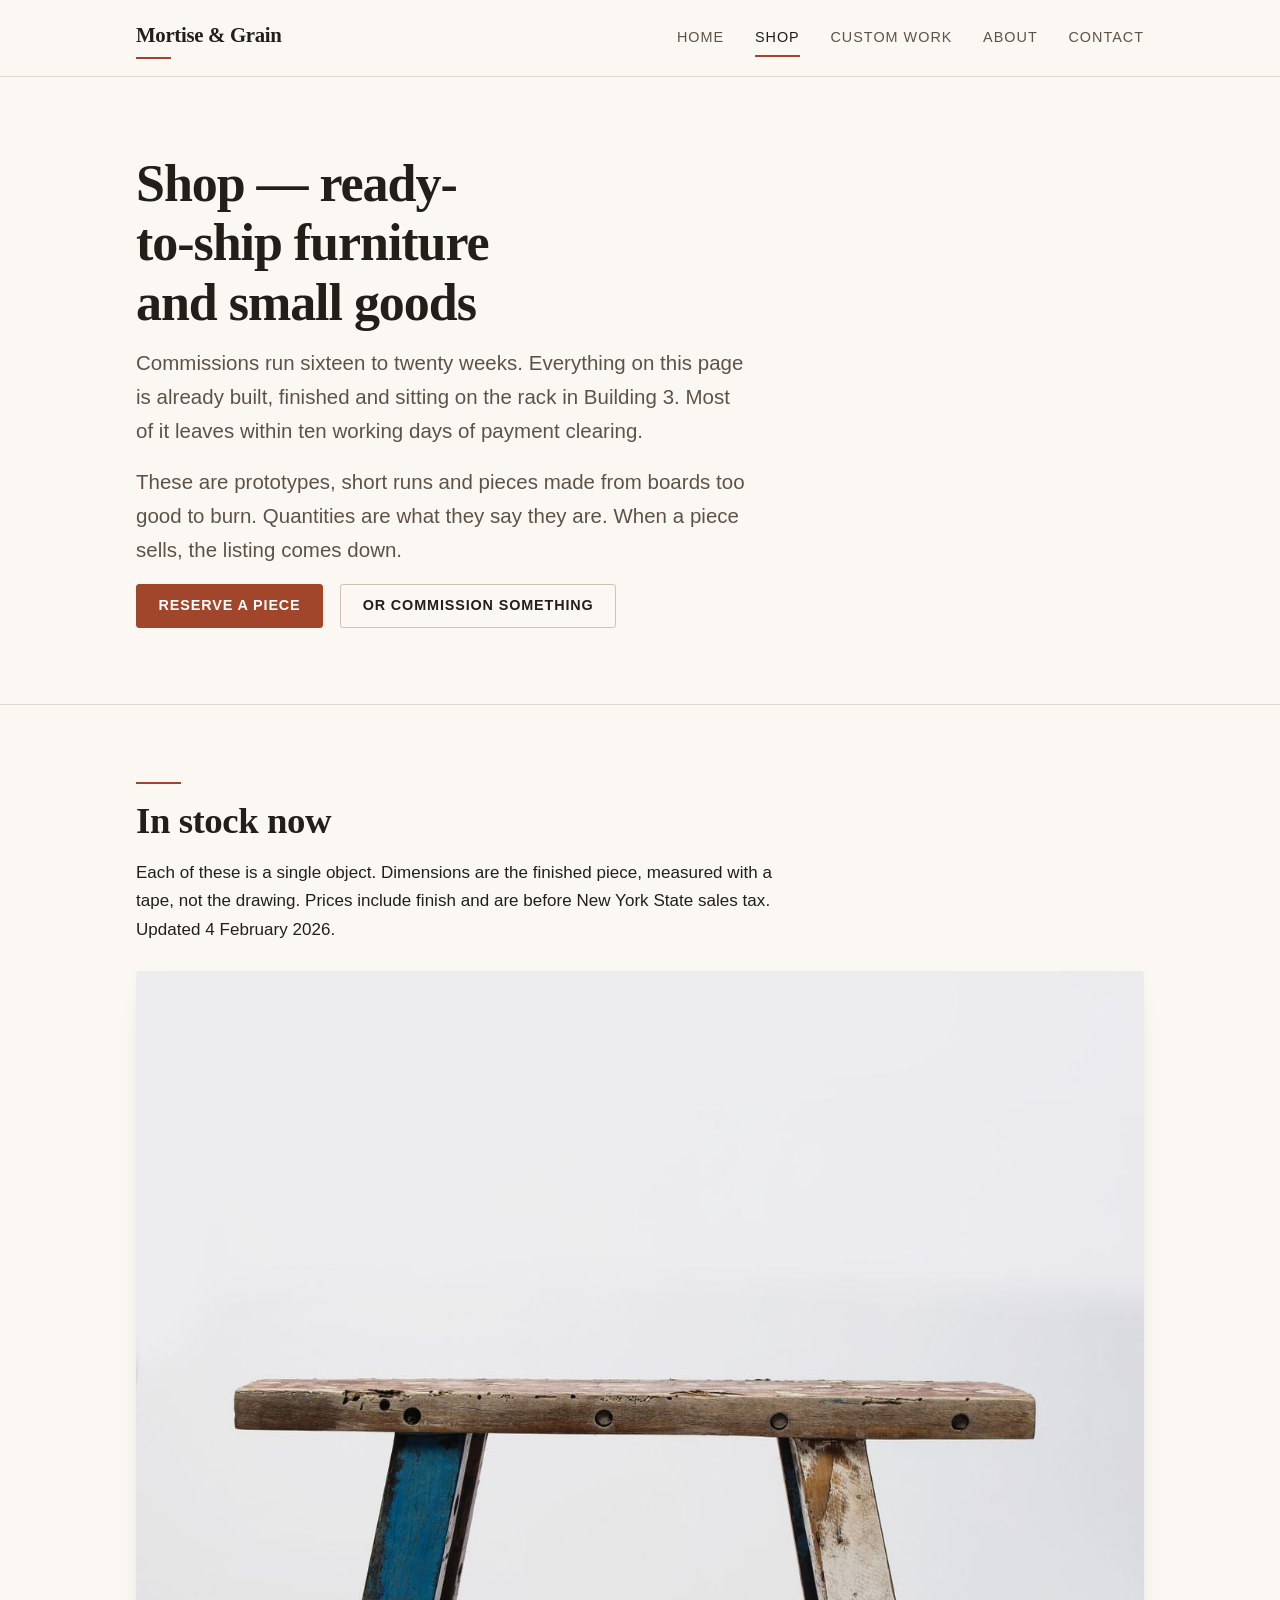
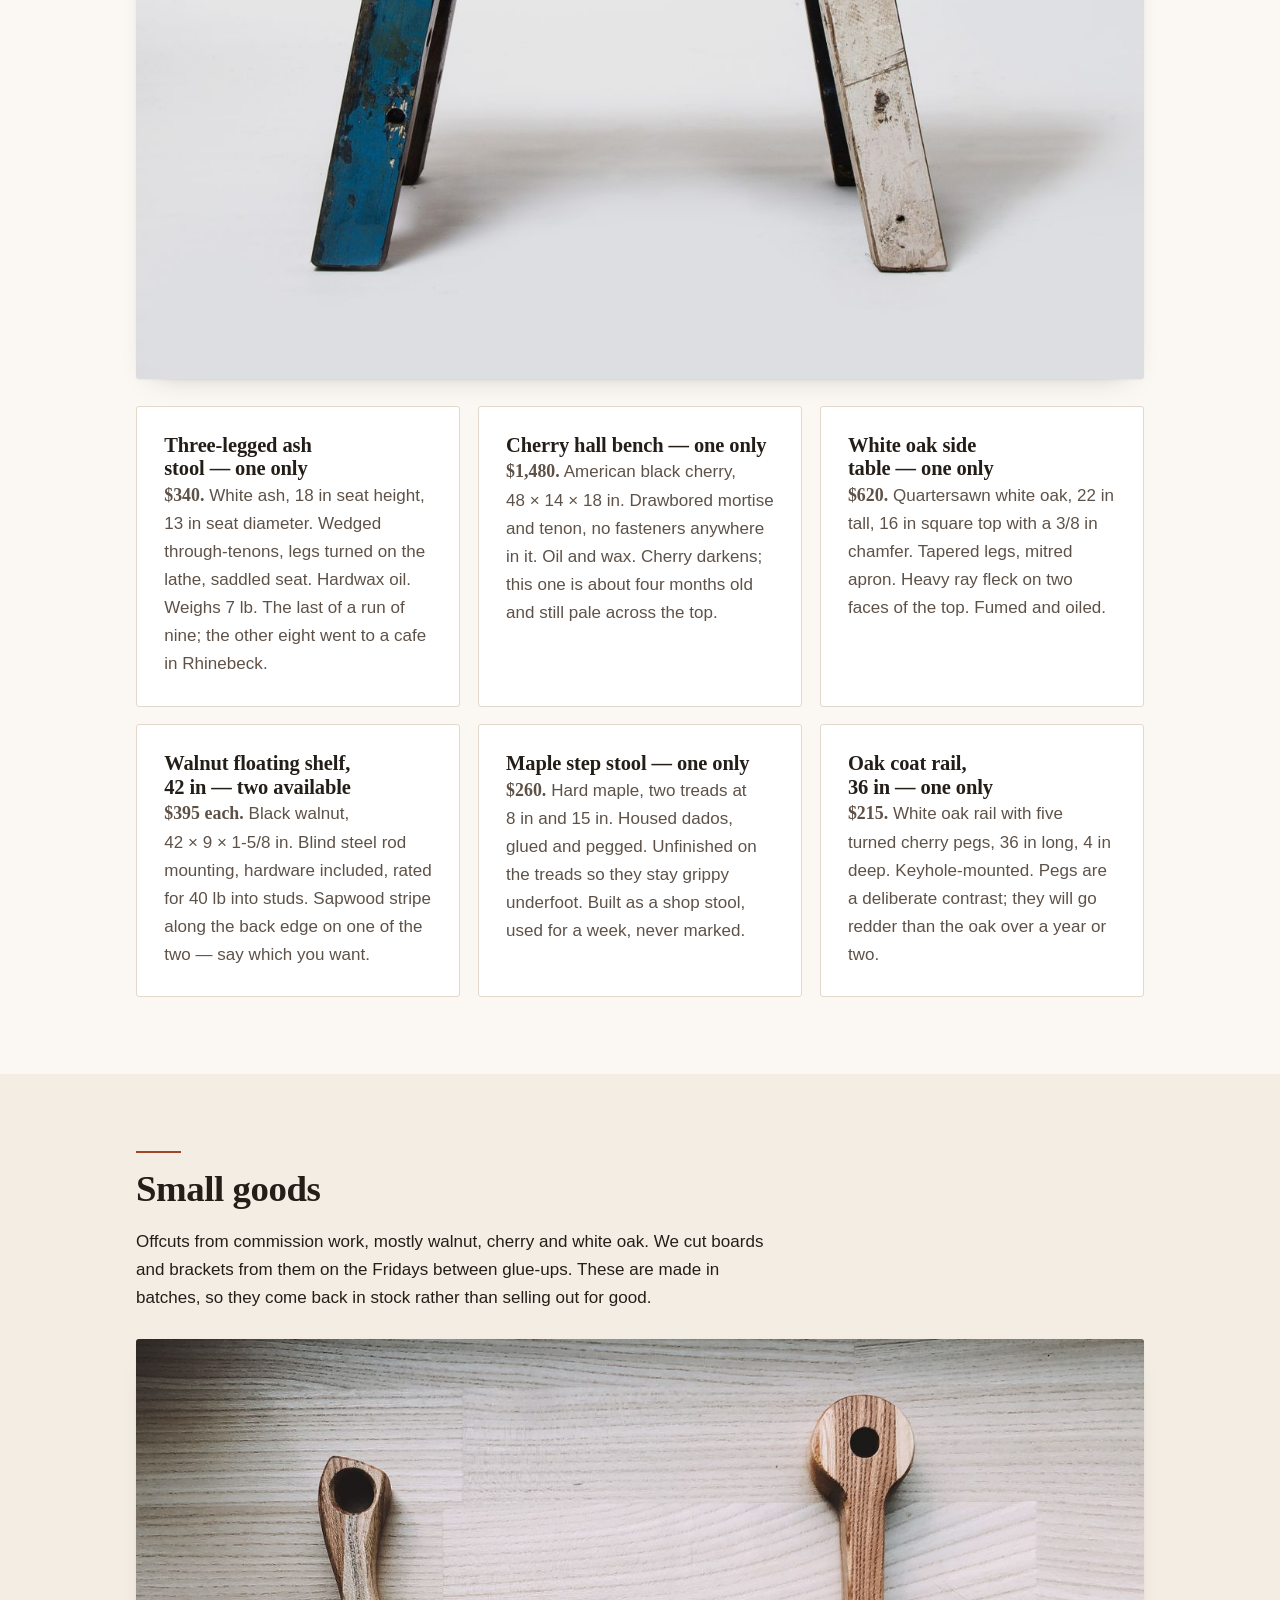
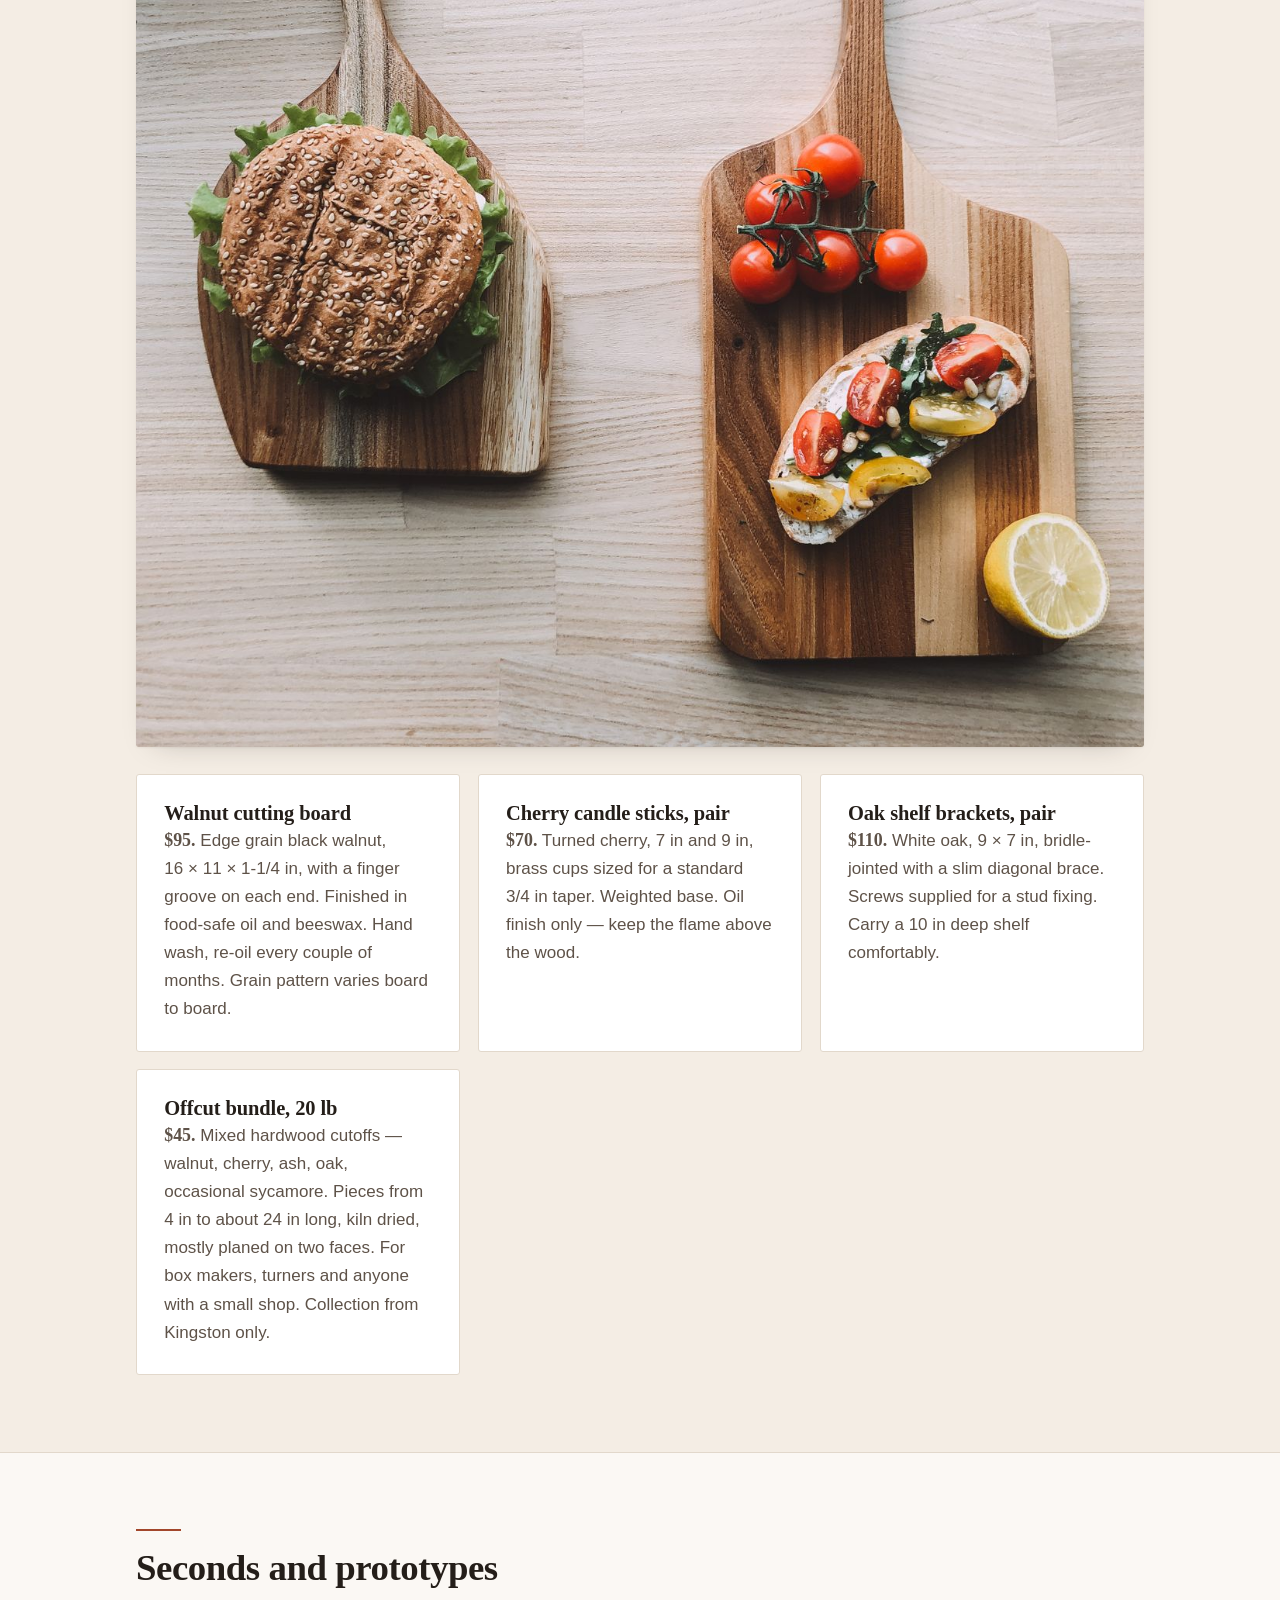
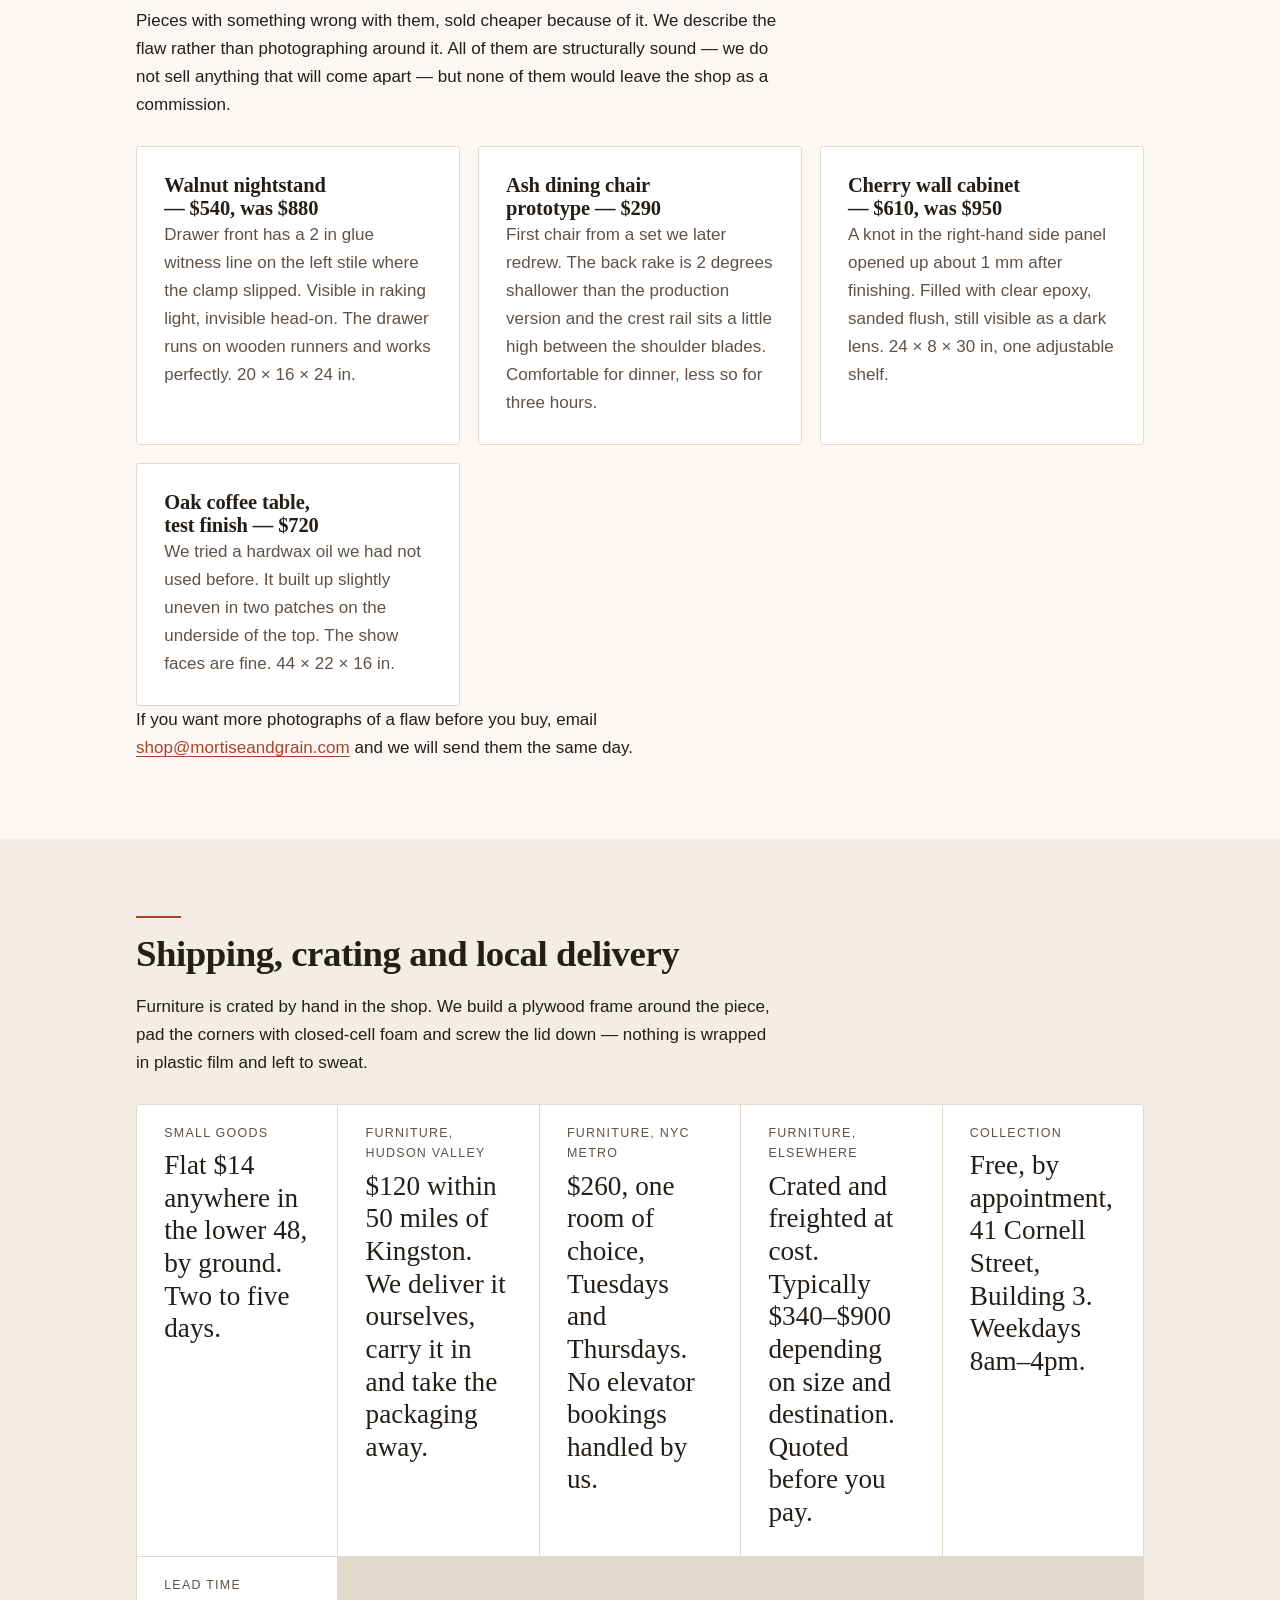
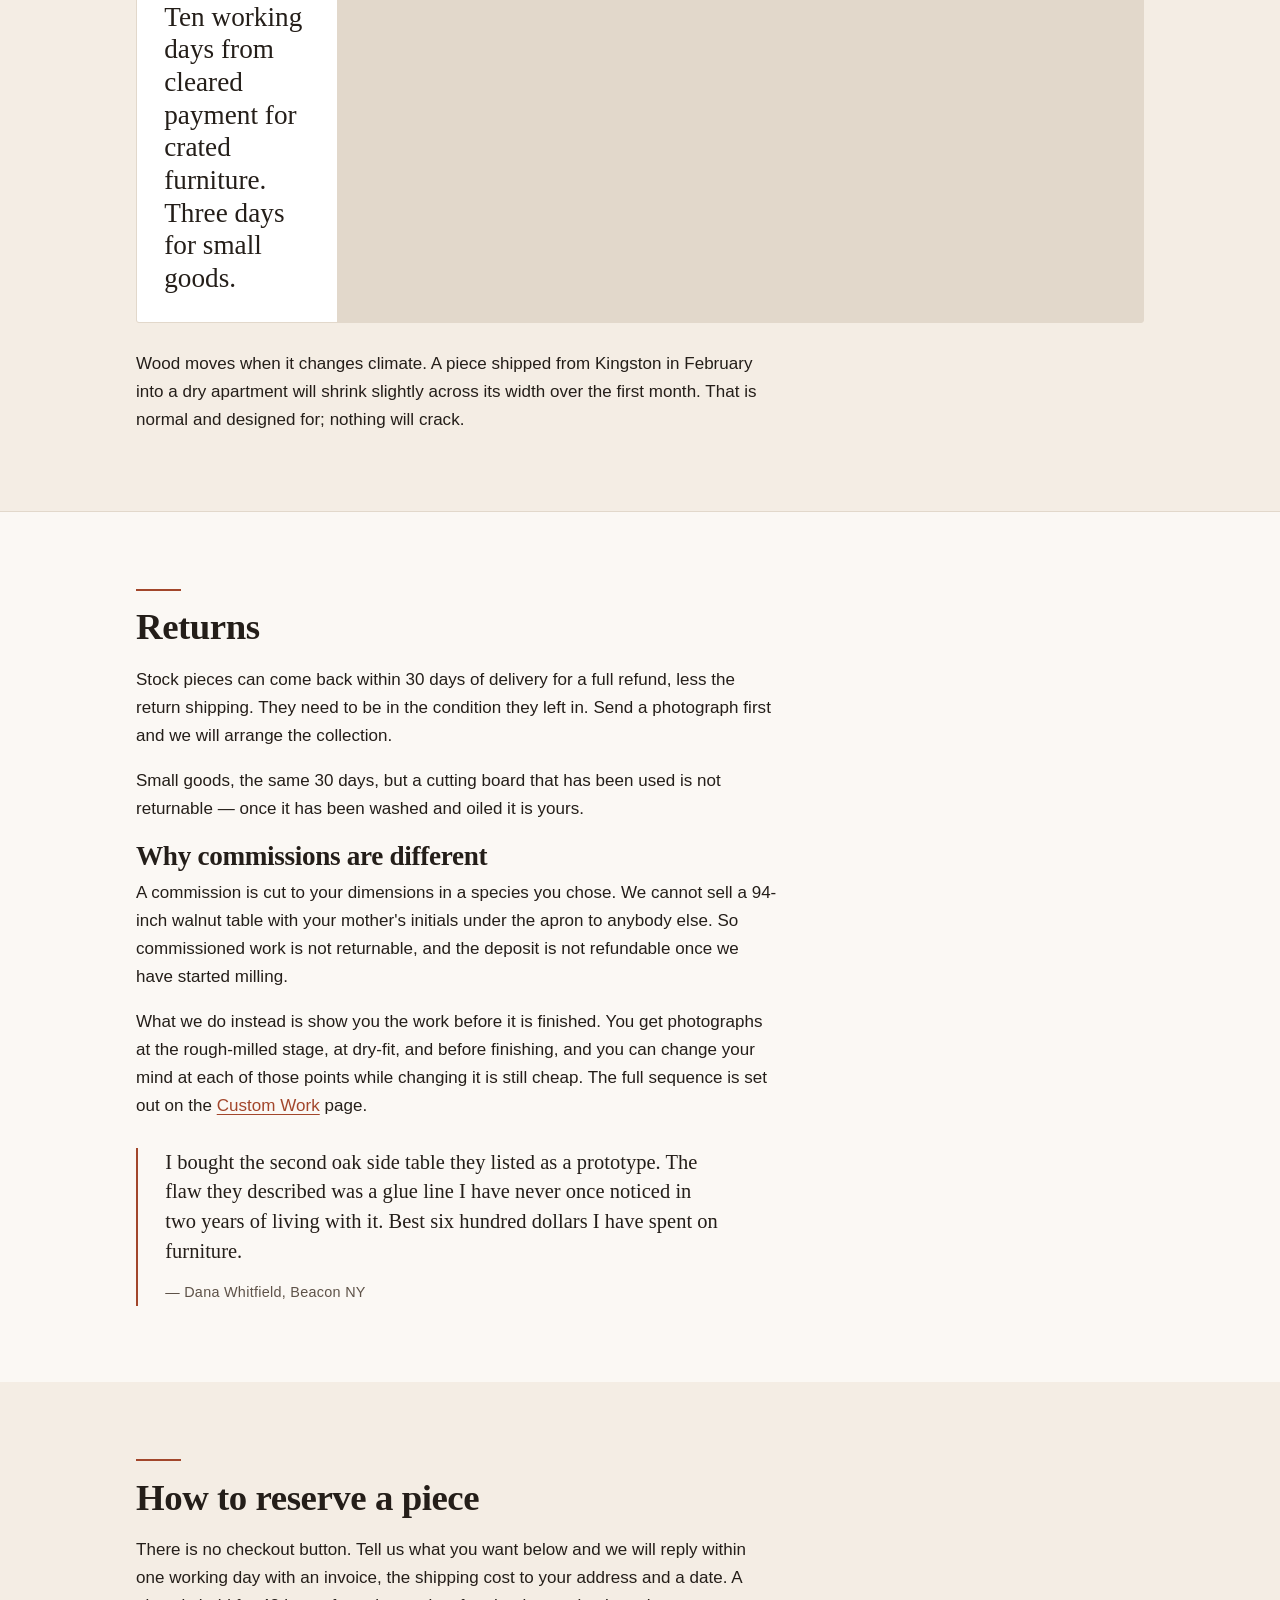
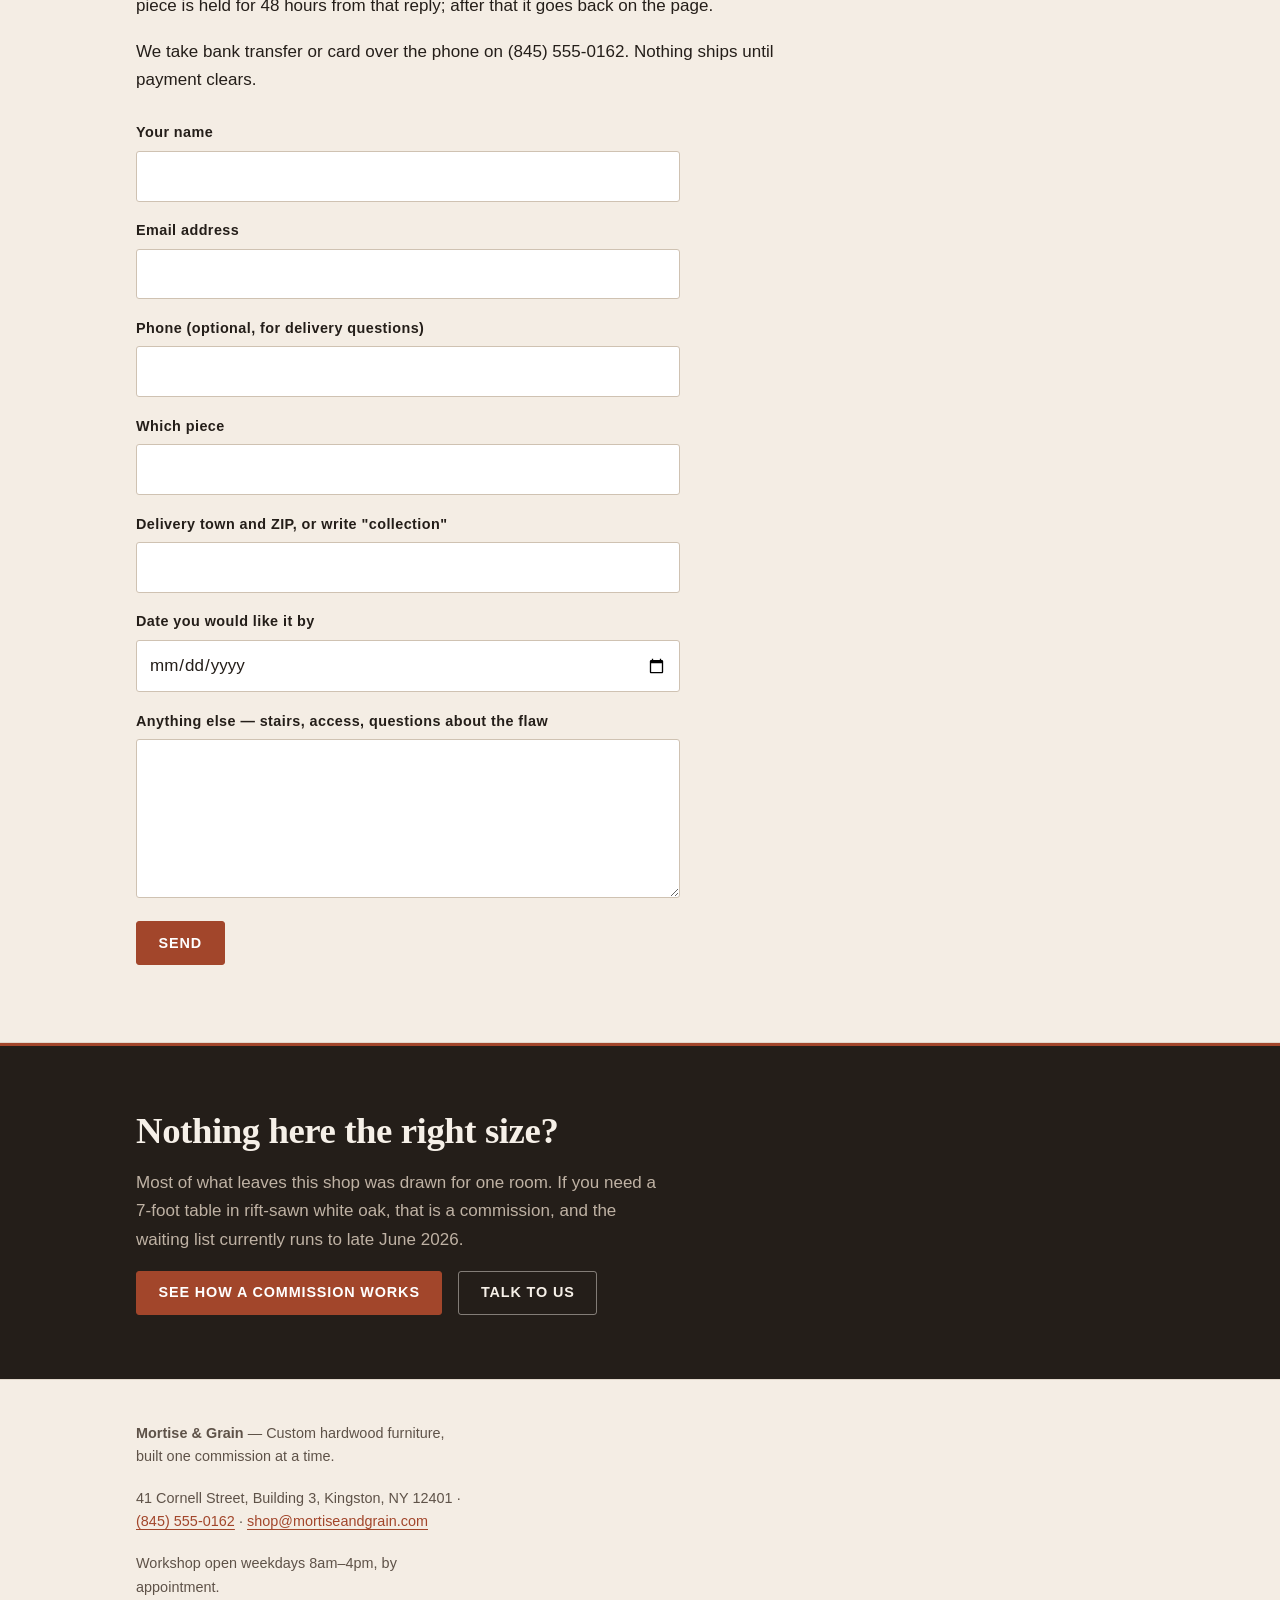
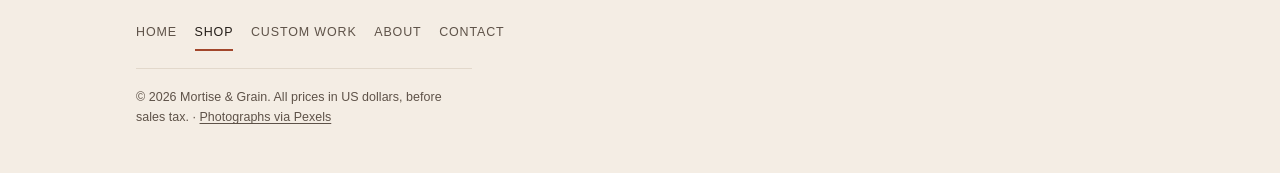
<file: shop.html>
<!DOCTYPE html>
<html lang="en">
<head>
<meta charset="utf-8">
<meta name="viewport" content="width=device-width, initial-scale=1">
<title>Shop — Ready-to-Ship Furniture &amp; Small Goods | Mortise &amp; Grain</title>
<meta name="description" content="Finished hardwood pieces you can have in weeks, not months: one-off stools, walnut cutting boards, shelf brackets, offcut bundles and honestly described seconds from the Kingston, NY workshop.">
<link rel="icon" href="favicon.svg" type="image/svg+xml">
<link rel="stylesheet" href="assets/styles.css">
</head>
<body>
<header class="site-header">
  <div class="container header-inner">
    <a class="brand" href="index.html">Mortise &amp; Grain</a>
    <nav class="site-nav">
      <a href="index.html">Home</a>
      <a href="shop.html" class="is-current">Shop</a>
      <a href="custom-work.html">Custom Work</a>
      <a href="about.html">About</a>
      <a href="contact.html">Contact</a>
    </nav>
  </div>
</header>

<main>

  <section class="hero">
    <div class="container">
      <h1>Shop — ready-to-ship furniture and small goods</h1>
      <p>Commissions run sixteen to twenty weeks. Everything on this page is already built, finished and sitting on the rack in Building 3. Most of it leaves within ten working days of payment clearing.</p>
      <p>These are prototypes, short runs and pieces made from boards too good to burn. Quantities are what they say they are. When a piece sells, the listing comes down.</p>
      <p>
        <a class="button button-primary" href="contact.html">Reserve a piece</a>
        <a class="button button-secondary" href="custom-work.html">Or commission something</a>
      </p>
    </div>
  </section>

  <section class="section">
    <div class="container">
      <h2>In stock now</h2>
      <p>Each of these is a single object. Dimensions are the finished piece, measured with a tape, not the drawing. Prices include finish and are before New York State sales tax. Updated 4 February 2026.</p>

      <img src="assets/wooden-stool-studio.jpg" alt="A three-legged ash stool from the shop's short run, photographed against a plain wall" width="2702" height="2702">

      <ul class="card-grid">
        <li class="card">
          <h3>Three-legged ash stool — one only</h3>
          <p><strong>$340.</strong> White ash, 18&nbsp;in seat height, 13&nbsp;in seat diameter. Wedged through-tenons, legs turned on the lathe, saddled seat. Hardwax oil. Weighs 7&nbsp;lb. The last of a run of nine; the other eight went to a cafe in Rhinebeck.</p>
        </li>
        <li class="card">
          <h3>Cherry hall bench — one only</h3>
          <p><strong>$1,480.</strong> American black cherry, 48&nbsp;×&nbsp;14&nbsp;×&nbsp;18&nbsp;in. Drawbored mortise and tenon, no fasteners anywhere in it. Oil and wax. Cherry darkens; this one is about four months old and still pale across the top.</p>
        </li>
        <li class="card">
          <h3>White oak side table — one only</h3>
          <p><strong>$620.</strong> Quartersawn white oak, 22&nbsp;in tall, 16&nbsp;in square top with a 3/8&nbsp;in chamfer. Tapered legs, mitred apron. Heavy ray fleck on two faces of the top. Fumed and oiled.</p>
        </li>
        <li class="card">
          <h3>Walnut floating shelf, 42&nbsp;in — two available</h3>
          <p><strong>$395 each.</strong> Black walnut, 42&nbsp;×&nbsp;9&nbsp;×&nbsp;1-5/8&nbsp;in. Blind steel rod mounting, hardware included, rated for 40&nbsp;lb into studs. Sapwood stripe along the back edge on one of the two — say which you want.</p>
        </li>
        <li class="card">
          <h3>Maple step stool — one only</h3>
          <p><strong>$260.</strong> Hard maple, two treads at 8&nbsp;in and 15&nbsp;in. Housed dados, glued and pegged. Unfinished on the treads so they stay grippy underfoot. Built as a shop stool, used for a week, never marked.</p>
        </li>
        <li class="card">
          <h3>Oak coat rail, 36&nbsp;in — one only</h3>
          <p><strong>$215.</strong> White oak rail with five turned cherry pegs, 36&nbsp;in long, 4&nbsp;in deep. Keyhole-mounted. Pegs are a deliberate contrast; they will go redder than the oak over a year or two.</p>
        </li>
      </ul>
    </div>
  </section>

  <section class="section section-alt">
    <div class="container">
      <h2>Small goods</h2>
      <p>Offcuts from commission work, mostly walnut, cherry and white oak. We cut boards and brackets from them on the Fridays between glue-ups. These are made in batches, so they come back in stock rather than selling out for good.</p>

      <img src="assets/walnut-cutting-board.jpg" alt="An oiled walnut cutting board made from offcuts, resting on a kitchen counter" width="2937" height="2937">

      <ul class="card-grid">
        <li class="card">
          <h3>Walnut cutting board</h3>
          <p><strong>$95.</strong> Edge grain black walnut, 16&nbsp;×&nbsp;11&nbsp;×&nbsp;1-1/4&nbsp;in, with a finger groove on each end. Finished in food-safe oil and beeswax. Hand wash, re-oil every couple of months. Grain pattern varies board to board.</p>
        </li>
        <li class="card">
          <h3>Cherry candle sticks, pair</h3>
          <p><strong>$70.</strong> Turned cherry, 7&nbsp;in and 9&nbsp;in, brass cups sized for a standard 3/4&nbsp;in taper. Weighted base. Oil finish only — keep the flame above the wood.</p>
        </li>
        <li class="card">
          <h3>Oak shelf brackets, pair</h3>
          <p><strong>$110.</strong> White oak, 9&nbsp;×&nbsp;7&nbsp;in, bridle-jointed with a slim diagonal brace. Screws supplied for a stud fixing. Carry a 10&nbsp;in deep shelf comfortably.</p>
        </li>
        <li class="card">
          <h3>Offcut bundle, 20&nbsp;lb</h3>
          <p><strong>$45.</strong> Mixed hardwood cutoffs — walnut, cherry, ash, oak, occasional sycamore. Pieces from 4&nbsp;in to about 24&nbsp;in long, kiln dried, mostly planed on two faces. For box makers, turners and anyone with a small shop. Collection from Kingston only.</p>
        </li>
      </ul>
    </div>
  </section>

  <section class="section">
    <div class="container">
      <h2>Seconds and prototypes</h2>
      <p>Pieces with something wrong with them, sold cheaper because of it. We describe the flaw rather than photographing around it. All of them are structurally sound — we do not sell anything that will come apart — but none of them would leave the shop as a commission.</p>
      <ul class="card-grid">
        <li class="card">
          <h3>Walnut nightstand — $540, was $880</h3>
          <p>Drawer front has a 2&nbsp;in glue witness line on the left stile where the clamp slipped. Visible in raking light, invisible head-on. The drawer runs on wooden runners and works perfectly. 20&nbsp;×&nbsp;16&nbsp;×&nbsp;24&nbsp;in.</p>
        </li>
        <li class="card">
          <h3>Ash dining chair prototype — $290</h3>
          <p>First chair from a set we later redrew. The back rake is 2&nbsp;degrees shallower than the production version and the crest rail sits a little high between the shoulder blades. Comfortable for dinner, less so for three hours.</p>
        </li>
        <li class="card">
          <h3>Cherry wall cabinet — $610, was $950</h3>
          <p>A knot in the right-hand side panel opened up about 1&nbsp;mm after finishing. Filled with clear epoxy, sanded flush, still visible as a dark lens. 24&nbsp;×&nbsp;8&nbsp;×&nbsp;30&nbsp;in, one adjustable shelf.</p>
        </li>
        <li class="card">
          <h3>Oak coffee table, test finish — $720</h3>
          <p>We tried a hardwax oil we had not used before. It built up slightly uneven in two patches on the underside of the top. The show faces are fine. 44&nbsp;×&nbsp;22&nbsp;×&nbsp;16&nbsp;in.</p>
        </li>
      </ul>
      <p>If you want more photographs of a flaw before you buy, email <a href="mailto:shop@mortiseandgrain.com">shop@mortiseandgrain.com</a> and we will send them the same day.</p>
    </div>
  </section>

  <section class="section section-alt">
    <div class="container">
      <h2>Shipping, crating and local delivery</h2>
      <p>Furniture is crated by hand in the shop. We build a plywood frame around the piece, pad the corners with closed-cell foam and screw the lid down — nothing is wrapped in plastic film and left to sweat.</p>
      <dl class="facts">
        <div class="fact">
          <dt>Small goods</dt>
          <dd>Flat $14 anywhere in the lower 48, by ground. Two to five days.</dd>
        </div>
        <div class="fact">
          <dt>Furniture, Hudson Valley</dt>
          <dd>$120 within 50 miles of Kingston. We deliver it ourselves, carry it in and take the packaging away.</dd>
        </div>
        <div class="fact">
          <dt>Furniture, NYC metro</dt>
          <dd>$260, one room of choice, Tuesdays and Thursdays. No elevator bookings handled by us.</dd>
        </div>
        <div class="fact">
          <dt>Furniture, elsewhere</dt>
          <dd>Crated and freighted at cost. Typically $340–$900 depending on size and destination. Quoted before you pay.</dd>
        </div>
        <div class="fact">
          <dt>Collection</dt>
          <dd>Free, by appointment, 41 Cornell Street, Building 3. Weekdays 8am–4pm.</dd>
        </div>
        <div class="fact">
          <dt>Lead time</dt>
          <dd>Ten working days from cleared payment for crated furniture. Three days for small goods.</dd>
        </div>
      </dl>
      <p>Wood moves when it changes climate. A piece shipped from Kingston in February into a dry apartment will shrink slightly across its width over the first month. That is normal and designed for; nothing will crack.</p>
    </div>
  </section>

  <section class="section">
    <div class="container">
      <h2>Returns</h2>
      <p>Stock pieces can come back within 30 days of delivery for a full refund, less the return shipping. They need to be in the condition they left in. Send a photograph first and we will arrange the collection.</p>
      <p>Small goods, the same 30 days, but a cutting board that has been used is not returnable — once it has been washed and oiled it is yours.</p>
      <h3>Why commissions are different</h3>
      <p>A commission is cut to your dimensions in a species you chose. We cannot sell a 94-inch walnut table with your mother's initials under the apron to anybody else. So commissioned work is not returnable, and the deposit is not refundable once we have started milling.</p>
      <p>What we do instead is show you the work before it is finished. You get photographs at the rough-milled stage, at dry-fit, and before finishing, and you can change your mind at each of those points while changing it is still cheap. The full sequence is set out on the <a href="custom-work.html">Custom Work</a> page.</p>
      <blockquote class="quote">
        <p>I bought the second oak side table they listed as a prototype. The flaw they described was a glue line I have never once noticed in two years of living with it. Best six hundred dollars I have spent on furniture.</p>
        <cite>Dana Whitfield, Beacon NY</cite>
      </blockquote>
    </div>
  </section>

  <section class="section section-alt">
    <div class="container">
      <h2>How to reserve a piece</h2>
      <p>There is no checkout button. Tell us what you want below and we will reply within one working day with an invoice, the shipping cost to your address and a date. A piece is held for 48 hours from that reply; after that it goes back on the page.</p>
      <p>We take bank transfer or card over the phone on (845) 555-0162. Nothing ships until payment clears.</p>

      <form class="form" method="post" action="https://ai.soheililabs.com/api/f/c359c2f8-e8c8-4d97-a9f2-ae7a1279853d">
        <input type="hidden" name="_page" value="shop.html">
        <p class="form-trap" aria-hidden="true"><label>Leave this empty<input type="text" name="_gotcha" tabindex="-1" autocomplete="off"></label></p>

        <div class="field">
          <label for="name">Your name</label>
          <input id="name" name="name" type="text" autocomplete="name" required>
        </div>

        <div class="field">
          <label for="email">Email address</label>
          <input id="email" name="email" type="email" autocomplete="email" required>
        </div>

        <div class="field">
          <label for="phone">Phone (optional, for delivery questions)</label>
          <input id="phone" name="phone" type="tel" autocomplete="tel">
        </div>

        <div class="field">
          <label for="piece">Which piece</label>
          <input id="piece" name="piece" type="text" required>
        </div>

        <div class="field">
          <label for="destination">Delivery town and ZIP, or write "collection"</label>
          <input id="destination" name="destination" type="text" autocomplete="postal-code" required>
        </div>

        <div class="field">
          <label for="wanted-by">Date you would like it by</label>
          <input id="wanted-by" name="wanted_by" type="date">
        </div>

        <div class="field">
          <label for="notes">Anything else — stairs, access, questions about the flaw</label>
          <textarea id="notes" name="notes" rows="5"></textarea>
        </div>

        <button class="button" type="submit">Send</button>
      </form>
    </div>
  </section>

  <section class="cta">
    <div class="container">
      <h2>Nothing here the right size?</h2>
      <p>Most of what leaves this shop was drawn for one room. If you need a 7-foot table in rift-sawn white oak, that is a commission, and the waiting list currently runs to late June 2026.</p>
      <p>
        <a class="button button-primary" href="custom-work.html">See how a commission works</a>
        <a class="button button-secondary" href="contact.html">Talk to us</a>
      </p>
    </div>
  </section>

</main>

<footer class="site-footer">
  <div class="container">
    <p><strong>Mortise &amp; Grain</strong> — Custom hardwood furniture, built one commission at a time.</p>
    <p>41 Cornell Street, Building 3, Kingston, NY 12401 · <a href="tel:+18455550162">(845) 555-0162</a> · <a href="mailto:shop@mortiseandgrain.com">shop@mortiseandgrain.com</a></p>
    <p>Workshop open weekdays 8am–4pm, by appointment.</p>
    <nav class="site-nav">
      <a href="index.html">Home</a>
      <a href="shop.html" class="is-current">Shop</a>
      <a href="custom-work.html">Custom Work</a>
      <a href="about.html">About</a>
      <a href="contact.html">Contact</a>
    </nav>
    <p><small>© 2026 Mortise &amp; Grain. All prices in US dollars, before sales tax. · <a href="https://www.pexels.com">Photographs via Pexels</a></small></p>
  </div>
</footer>
</body>
</html>
</file>
<file: assets/styles.css>
:root {
  color-scheme: light;

  /* Palette */
  --bg: #FBF8F4;
  --surface: #FFFFFF;
  --text: #241E19;
  --muted: #5E5248;
  --accent: #A2462B;
  --accent-contrast: #FFFFFF;

  /* Derived tones */
  --bg-alt: #F4EDE4;
  --rule: #E2D8CB;
  --rule-strong: #CFC2B2;
  --shadow: 0 1px 2px rgba(36, 30, 25, .05), 0 12px 28px -20px rgba(36, 30, 25, .35);
  --ink-panel: #241E19;
  --ink-panel-text: #F6F0E8;
  --ink-panel-muted: #BFB2A4;

  /* Type */
  --font-head: "Iowan Old Style", "Palatino Linotype", Palatino, Georgia, "Times New Roman", serif;
  --font-body: -apple-system, BlinkMacSystemFont, "Segoe UI", Roboto, "Helvetica Neue", Arial, sans-serif;

  --t-xs: 0.78rem;
  --t-sm: 0.9rem;
  --t-base: 1.0625rem;
  --t-md: clamp(1.125rem, 0.4vw + 1.03rem, 1.28rem);
  --t-lg: clamp(1.35rem, 0.9vw + 1.15rem, 1.7rem);
  --t-xl: clamp(1.7rem, 1.7vw + 1.3rem, 2.3rem);
  --t-2xl: clamp(2.1rem, 3vw + 1.4rem, 3.25rem);

  /* Rhythm */
  --space-1: 0.35rem;
  --space-2: 0.7rem;
  --space-3: 1.1rem;
  --space-4: 1.7rem;
  --space-5: 2.6rem;
  --space-6: 4rem;
  --space-7: 6rem;

  --container: 68rem;
  --radius: 3px;
}

/* ---------- Reset / base ---------- */

*,
*::before,
*::after { box-sizing: border-box; }

html {
  -webkit-text-size-adjust: 100%;
  scroll-behavior: smooth;
}

body {
  margin: 0;
  background-color: var(--bg);
  color: var(--text);
  font-family: var(--font-body);
  font-size: var(--t-base);
  line-height: 1.65;
  letter-spacing: 0.002em;
  -webkit-font-smoothing: antialiased;
}

h1, h2, h3, h4 {
  font-family: var(--font-head);
  font-weight: 600;
  line-height: 1.14;
  letter-spacing: -0.012em;
  margin: 0 0 var(--space-3);
  text-wrap: balance;
}

h1 { font-size: var(--t-2xl); letter-spacing: -0.02em; }
h2 { font-size: var(--t-xl); }
h3 { font-size: var(--t-lg); }
h4 { font-size: var(--t-md); }

p, ul, ol, dl, table, figure, blockquote {
  margin: 0 0 var(--space-3);
}

p { max-width: 68ch; }

a {
  color: var(--accent);
  text-decoration-thickness: 1px;
  text-underline-offset: 0.18em;
}

a:hover { text-decoration-thickness: 2px; }

strong { font-weight: 650; }

small { font-size: var(--t-sm); }

img {
  display: block;
  max-width: 100%;
  height: auto;
  background-color: var(--bg-alt);
}

hr {
  border: 0;
  border-top: 1px solid var(--rule);
  margin: var(--space-5) 0;
}

code, kbd, samp {
  font-family: ui-monospace, SFMono-Regular, Menlo, Consolas, monospace;
  font-size: 0.9em;
}

:focus-visible {
  outline: 2px solid var(--accent);
  outline-offset: 3px;
  border-radius: 2px;
}

::selection {
  background: var(--accent);
  color: var(--accent-contrast);
}

/* ---------- Layout ---------- */

.container {
  width: 100%;
  max-width: var(--container);
  margin-inline: auto;
  padding-inline: clamp(1.15rem, 4vw, 2.5rem);
}

main > section > .container > :last-child { margin-bottom: 0; }

/* ---------- Header ---------- */

.site-header {
  background-color: var(--bg);
  border-bottom: 1px solid var(--rule);
  position: sticky;
  top: 0;
  z-index: 50;
}

.header-inner {
  display: flex;
  flex-wrap: wrap;
  align-items: baseline;
  justify-content: space-between;
  gap: var(--space-2) var(--space-4);
  padding-block: var(--space-3);
}

.brand {
  font-family: var(--font-head);
  font-size: 1.3rem;
  font-weight: 600;
  letter-spacing: -0.015em;
  color: var(--text);
  text-decoration: none;
  white-space: nowrap;
}

.brand::after {
  content: "";
  display: block;
  width: 2.2rem;
  height: 2px;
  margin-top: 0.3rem;
  background: var(--accent);
}

.brand:hover::after { width: 3.4rem; transition: width .25s ease; }

.site-nav {
  display: flex;
  flex-wrap: wrap;
  align-items: baseline;
  gap: var(--space-1) var(--space-4);
  margin-left: auto;
}

.site-nav a {
  color: var(--muted);
  text-decoration: none;
  font-size: var(--t-sm);
  letter-spacing: 0.07em;
  text-transform: uppercase;
  padding: 0.35rem 0;
  border-bottom: 2px solid transparent;
}

.site-nav a:hover,
.site-nav a:focus-visible { color: var(--text); }

.site-nav a.is-current {
  color: var(--text);
  border-bottom-color: var(--accent);
}

/* ---------- Hero ---------- */

.hero {
  background-color: var(--bg);
  border-bottom: 1px solid var(--rule);
  padding-block: clamp(2.5rem, 6vw, var(--space-7));
}

.hero .container > p {
  font-size: var(--t-md);
  color: var(--muted);
  max-width: 54ch;
}

.hero h1 + p { margin-top: calc(var(--space-3) * -0.2); }

.hero img {
  width: 100%;
  aspect-ratio: 16 / 7;
  object-fit: cover;
  border-radius: var(--radius);
  margin-bottom: var(--space-5);
  box-shadow: var(--shadow);
}

.hero .button + .button { margin-left: var(--space-2); }

/* Eyebrow-ish lead paragraph when a hero opens with one */
.hero h1 {
  max-width: 20ch;
}

/* ---------- Sections ---------- */

.section {
  padding-block: clamp(2.75rem, 6vw, var(--space-7));
}

.section + .section { border-top: 1px solid var(--rule); }

.section-alt {
  background-color: var(--bg-alt);
  border-top: 1px solid var(--rule);
  border-bottom: 1px solid var(--rule);
}

.section + .section-alt,
.section-alt + .section { border-top: 0; }

.section h2 {
  position: relative;
  padding-top: var(--space-3);
}

.section h2::before {
  content: "";
  position: absolute;
  top: 0;
  left: 0;
  width: 2.8rem;
  height: 2px;
  background: var(--accent);
}

.section img {
  border-radius: var(--radius);
  box-shadow: var(--shadow);
}

.section h3 + p,
.section h4 + p { margin-top: calc(var(--space-2) * -1); }

/* Two-column text-and-image rhythm, without extra class names */
.section .container > img {
  margin-block: var(--space-4);
}

@media (min-width: 52em) {
  .section .container > img:first-child,
  .section .container > img:last-child {
    float: none;
  }
}

/* ---------- Cards ---------- */

.card-grid {
  list-style: none;
  margin: var(--space-4) 0 0;
  padding: 0;
  display: grid;
  gap: var(--space-3);
  grid-template-columns: repeat(auto-fit, minmax(min(100%, 16rem), 1fr));
}

.card {
  background-color: var(--surface);
  border: 1px solid var(--rule);
  border-radius: var(--radius);
  padding: var(--space-4) var(--space-4) var(--space-4);
  display: flex;
  flex-direction: column;
  gap: var(--space-2);
  position: relative;
}

.card::before {
  content: "";
  position: absolute;
  inset: -1px -1px auto -1px;
  height: 3px;
  background: var(--accent);
  opacity: 0;
  border-radius: var(--radius) var(--radius) 0 0;
  transition: opacity .2s ease;
}

.card:hover::before { opacity: 1; }

.card > * { margin: 0; max-width: none; }

.card h3 {
  font-size: var(--t-md);
  letter-spacing: -0.005em;
}

.card p { color: var(--muted); }

.card p + p { margin-top: calc(var(--space-2) * -0.3); }

.card img {
  width: 100%;
  aspect-ratio: 4 / 3;
  object-fit: cover;
  border-radius: calc(var(--radius) - 1px);
  margin-bottom: var(--space-1);
  box-shadow: none;
}

.card .button {
  margin-top: auto;
  align-self: flex-start;
}

.card svg {
  width: 2rem;
  height: 2rem;
  color: var(--accent);
}

/* Price / spec line inside a card */
.card strong { font-family: var(--font-head); font-size: 1.05em; }

/* ---------- Facts ---------- */

.facts {
  display: grid;
  gap: 1px;
  grid-template-columns: repeat(auto-fit, minmax(min(100%, 12rem), 1fr));
  background-color: var(--rule);
  border: 1px solid var(--rule);
  border-radius: var(--radius);
  overflow: hidden;
  margin-block: var(--space-4);
}

.fact {
  background-color: var(--surface);
  padding: var(--space-3) var(--space-4) var(--space-4);
}

.fact dt {
  font-size: var(--t-xs);
  text-transform: uppercase;
  letter-spacing: 0.1em;
  color: var(--muted);
  margin-bottom: var(--space-1);
}

.fact dd {
  margin: 0;
  font-family: var(--font-head);
  font-size: var(--t-lg);
  line-height: 1.2;
  color: var(--text);
}

.section-alt .fact { background-color: var(--surface); }

/* ---------- Buttons ---------- */

.button {
  display: inline-block;
  font-family: var(--font-body);
  font-size: var(--t-sm);
  font-weight: 600;
  letter-spacing: 0.06em;
  text-transform: uppercase;
  text-decoration: none;
  line-height: 1.2;
  padding: 0.85em 1.5em;
  border: 1px solid var(--accent);
  border-radius: var(--radius);
  background-color: var(--accent);
  color: var(--accent-contrast);
  cursor: pointer;
  transition: background-color .2s ease, color .2s ease, border-color .2s ease, transform .15s ease;
}

.button:hover {
  background-color: #8A3A22;
  border-color: #8A3A22;
  color: var(--accent-contrast);
}

.button:active { transform: translateY(1px); }

.button-primary {
  background-color: var(--accent);
  border-color: var(--accent);
  color: var(--accent-contrast);
}

.button-secondary {
  background-color: transparent;
  border-color: var(--rule-strong);
  color: var(--text);
}

.button-secondary:hover {
  background-color: transparent;
  border-color: var(--text);
  color: var(--text);
}

.button[disabled],
.button[aria-disabled="true"] {
  opacity: .5;
  cursor: not-allowed;
}

/* ---------- CTA band ---------- */

.cta {
  background-color: var(--ink-panel);
  color: var(--ink-panel-text);
  padding-block: clamp(2.5rem, 5vw, var(--space-6));
  border-top: 3px solid var(--accent);
}

.cta h2 {
  color: var(--ink-panel-text);
  max-width: 24ch;
}

.cta h2::before { display: none; }

.cta p {
  color: var(--ink-panel-muted);
  max-width: 56ch;
}

.cta a:not(.button) { color: #E9A98F; }

.cta .button-primary {
  background-color: var(--accent);
  border-color: var(--accent);
  color: #FFFFFF;
}

.cta .button-primary:hover {
  background-color: #BE5435;
  border-color: #BE5435;
}

.cta .button-secondary {
  color: var(--ink-panel-text);
  border-color: rgba(246, 240, 232, .45);
}

.cta .button-secondary:hover {
  color: var(--ink-panel-text);
  border-color: var(--ink-panel-text);
}

.cta .button + .button { margin-left: var(--space-2); }

/* ---------- Quote ---------- */

.quote {
  margin: var(--space-4) 0;
  padding: 0 0 0 var(--space-4);
  border-left: 2px solid var(--accent);
  max-width: 62ch;
}

.quote p {
  font-family: var(--font-head);
  font-size: var(--t-md);
  line-height: 1.45;
  color: var(--text);
  margin-bottom: var(--space-2);
}

.quote cite {
  font-style: normal;
  font-size: var(--t-sm);
  color: var(--muted);
  letter-spacing: 0.02em;
}

.quote cite::before { content: "— "; }

/* ---------- Forms ---------- */

.form {
  margin-top: var(--space-4);
  max-width: 34rem;
  display: grid;
  gap: var(--space-3);
}

.field {
  display: grid;
  gap: 0.35rem;
}

.field label {
  font-size: var(--t-sm);
  font-weight: 600;
  letter-spacing: 0.03em;
  color: var(--text);
}

.field input,
.field select,
.field textarea {
  width: 100%;
  font: inherit;
  font-size: var(--t-base);
  color: var(--text);
  background-color: var(--surface);
  border: 1px solid var(--rule-strong);
  border-radius: var(--radius);
  padding: 0.65rem 0.75rem;
  transition: border-color .15s ease, box-shadow .15s ease;
}

.field textarea {
  min-height: 9rem;
  resize: vertical;
  line-height: 1.6;
}

.field input:focus,
.field select:focus,
.field textarea:focus {
  outline: none;
  border-color: var(--accent);
  box-shadow: 0 0 0 3px rgba(162, 70, 43, .15);
}

.field input::placeholder,
.field textarea::placeholder { color: #9A8D80; }

.field small,
.field .hint {
  font-size: var(--t-xs);
  color: var(--muted);
}

.form .button {
  justify-self: start;
  margin-top: var(--space-1);
}

.form-trap {
  position: absolute;
  left: -9999px;
  width: 1px;
  height: 1px;
  overflow: hidden;
}

/* ---------- Footer ---------- */

.site-footer {
  background-color: var(--bg-alt);
  border-top: 1px solid var(--rule);
  padding-block: var(--space-5) var(--space-4);
  margin-top: 0;
  font-size: var(--t-sm);
  color: var(--muted);
}

.site-footer h2,
.site-footer h3 {
  font-size: var(--t-md);
  color: var(--text);
  margin-bottom: var(--space-2);
}

.site-footer p { max-width: 42ch; }

.site-footer a { color: var(--accent); }

.site-footer nav {
  display: flex;
  flex-wrap: wrap;
  gap: var(--space-1) var(--space-3);
  margin-bottom: var(--space-3);
}

.site-footer nav a {
  color: var(--muted);
  text-decoration: none;
  text-transform: uppercase;
  letter-spacing: 0.07em;
  font-size: var(--t-xs);
}

.site-footer nav a:hover { color: var(--text); text-decoration: underline; }

.site-footer small {
  display: block;
  padding-top: var(--space-3);
  margin-top: var(--space-3);
  border-top: 1px solid var(--rule);
  font-size: var(--t-xs);
  color: var(--muted);
}

.site-footer small a {
  color: var(--muted);
  text-decoration: underline;
}

.site-footer small a:hover { color: var(--text); }

.site-footer address {
  font-style: normal;
  color: var(--muted);
}

/* ---------- Tables (spec lists) ---------- */

table {
  width: 100%;
  border-collapse: collapse;
  font-size: var(--t-sm);
}

th, td {
  text-align: left;
  padding: 0.6rem 0.75rem 0.6rem 0;
  border-bottom: 1px solid var(--rule);
  vertical-align: top;
}

th { font-weight: 650; }

/* ---------- Lists in prose ---------- */

main ul:not(.card-grid),
main ol {
  padding-left: 1.15rem;
  max-width: 68ch;
}

main ul:not(.card-grid) li,
main ol li { margin-bottom: var(--space-1); }

main ul:not(.card-grid) li::marker { color: var(--accent); }

figure { margin-inline: 0; }

figcaption {
  font-size: var(--t-xs);
  color: var(--muted);
  margin-top: var(--space-1);
}

/* Inline SVG defaults */
svg { max-width: 100%; }

/* ---------- Wider screens ---------- */

@media (min-width: 46em) {
  .hero img { aspect-ratio: 21 / 8; }

  .site-nav { gap: var(--space-1) clamp(1.1rem, 2.4vw, 2.1rem); }
}

@media (max-width: 29.99em) {
  .header-inner {
    flex-direction: column;
    align-items: flex-start;
    gap: var(--space-2);
  }

  .site-nav {
    margin-left: 0;
    gap: var(--space-1) var(--space-3);
    width: 100%;
  }

  .hero img { aspect-ratio: 4 / 3; }

  .hero .button,
  .cta .button {
    display: block;
    text-align: center;
  }

  .hero .button + .button,
  .cta .button + .button {
    margin-left: 0;
    margin-top: var(--space-2);
  }
}

/* ---------- Dark mode ---------- */

@media (prefers-color-scheme: dark) {
  :root {
    color-scheme: dark;

    --bg: #16120F;
    --surface: #1E1915;
    --text: #F3ECE4;
    --muted: #B9AB9C;
    --accent: #E08257;
    --accent-contrast: #1A120D;

    --bg-alt: #1B1612;
    --rule: #332B24;
    --rule-strong: #463B32;
    --shadow: 0 1px 2px rgba(0, 0, 0, .5), 0 14px 30px -20px rgba(0, 0, 0, .9);
    --ink-panel: #0F0C0A;
    --ink-panel-text: #F3ECE4;
    --ink-panel-muted: #B9AB9C;
  }

  img { opacity: .94; }

  .button:hover {
    background-color: #EE9870;
    border-color: #EE9870;
    color: var(--accent-contrast);
  }

  .button-secondary {
    color: var(--text);
    border-color: var(--rule-strong);
  }

  .cta .button-primary { color: #1A120D; }

  .cta .button-primary:hover {
    background-color: #EE9870;
    border-color: #EE9870;
  }

  .cta a:not(.button) { color: #EFA780; }

  .field input:focus,
  .field select:focus,
  .field textarea:focus {
    box-shadow: 0 0 0 3px rgba(224, 130, 87, .22);
  }

  .field input::placeholder,
  .field textarea::placeholder { color: #8C8075; }
}

/* ---------- Reduced motion ---------- */

@media (prefers-reduced-motion: reduce) {
  html { scroll-behavior: auto; }

  *,
  *::before,
  *::after {
    animation-duration: 0.001ms !important;
    animation-iteration-count: 1 !important;
    transition-duration: 0.001ms !important;
    scroll-behavior: auto !important;
  }

  .button:active { transform: none; }
}

/* ---------- Print ---------- */

@media print {
  .site-header, .cta, .button { display: none; }
  body { background: #fff; color: #000; font-size: 11pt; }
  .section, .hero { padding-block: 1rem; }
}
</file>
